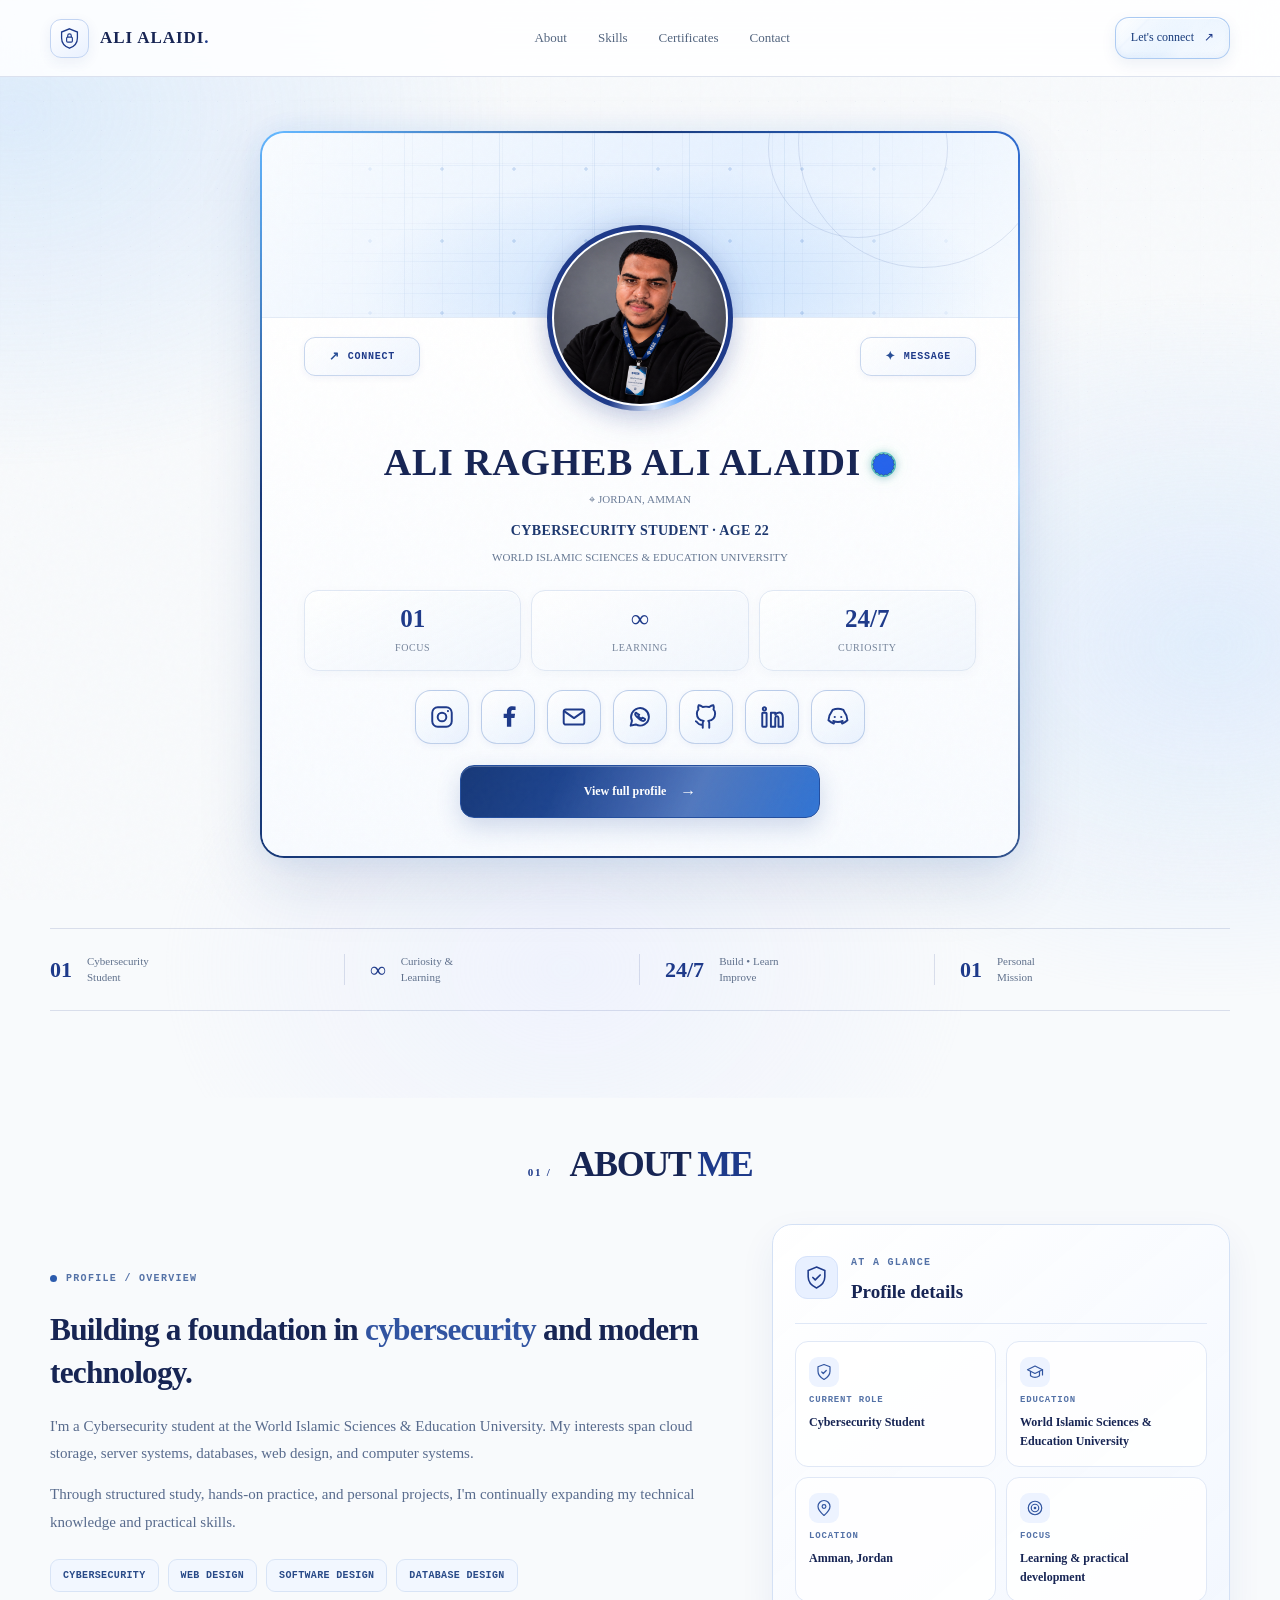
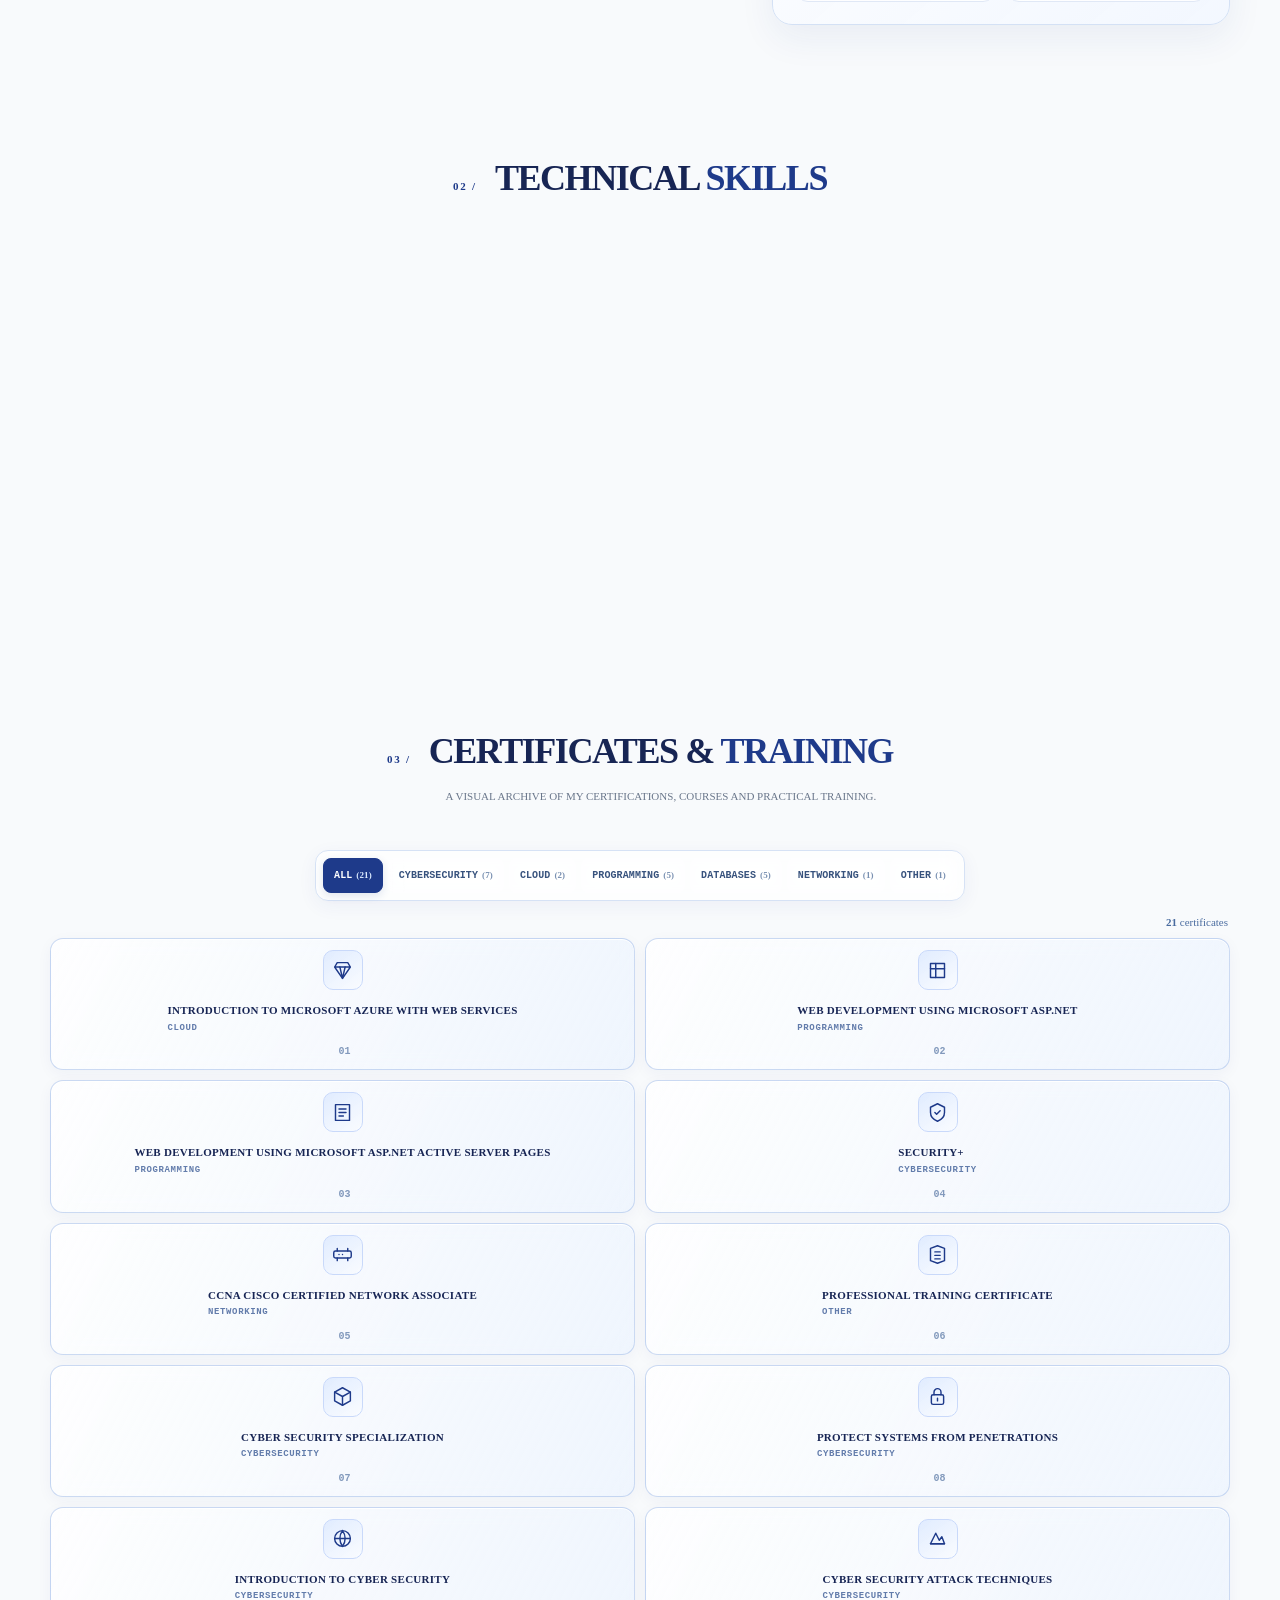
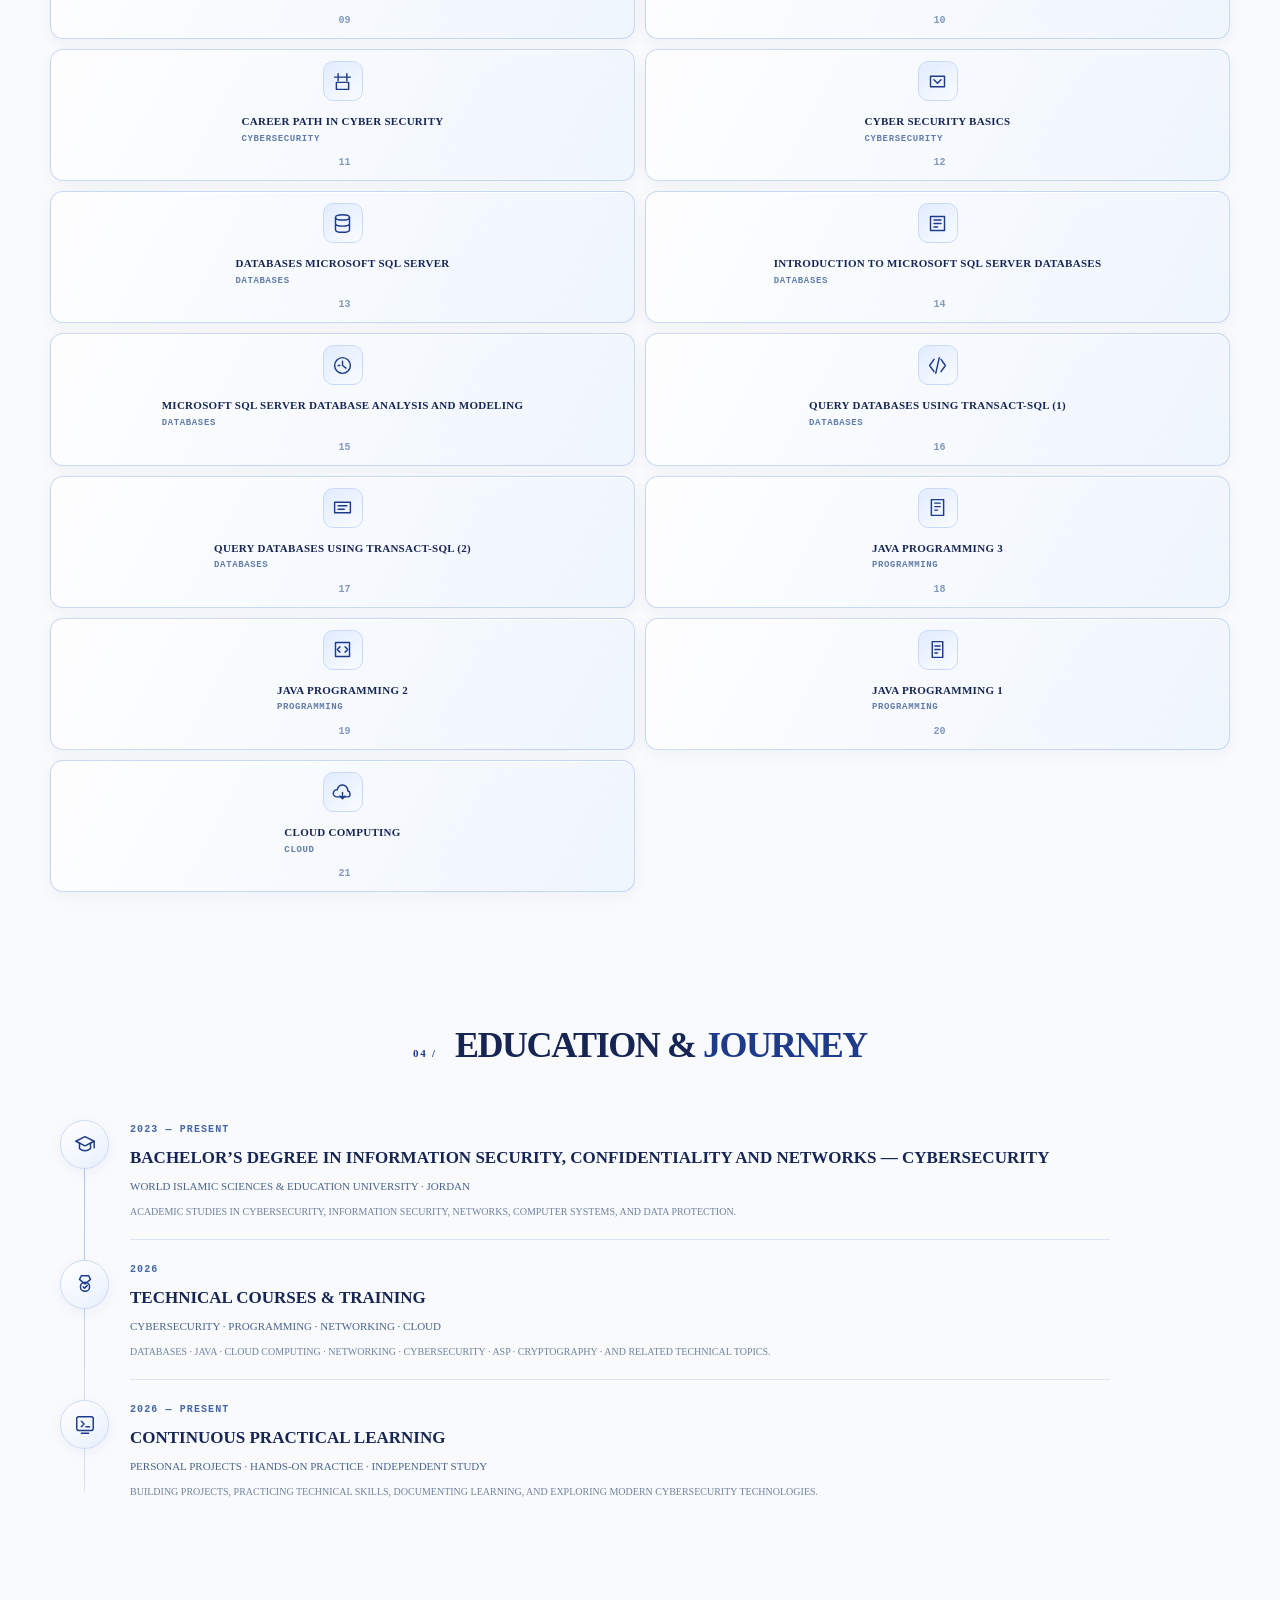
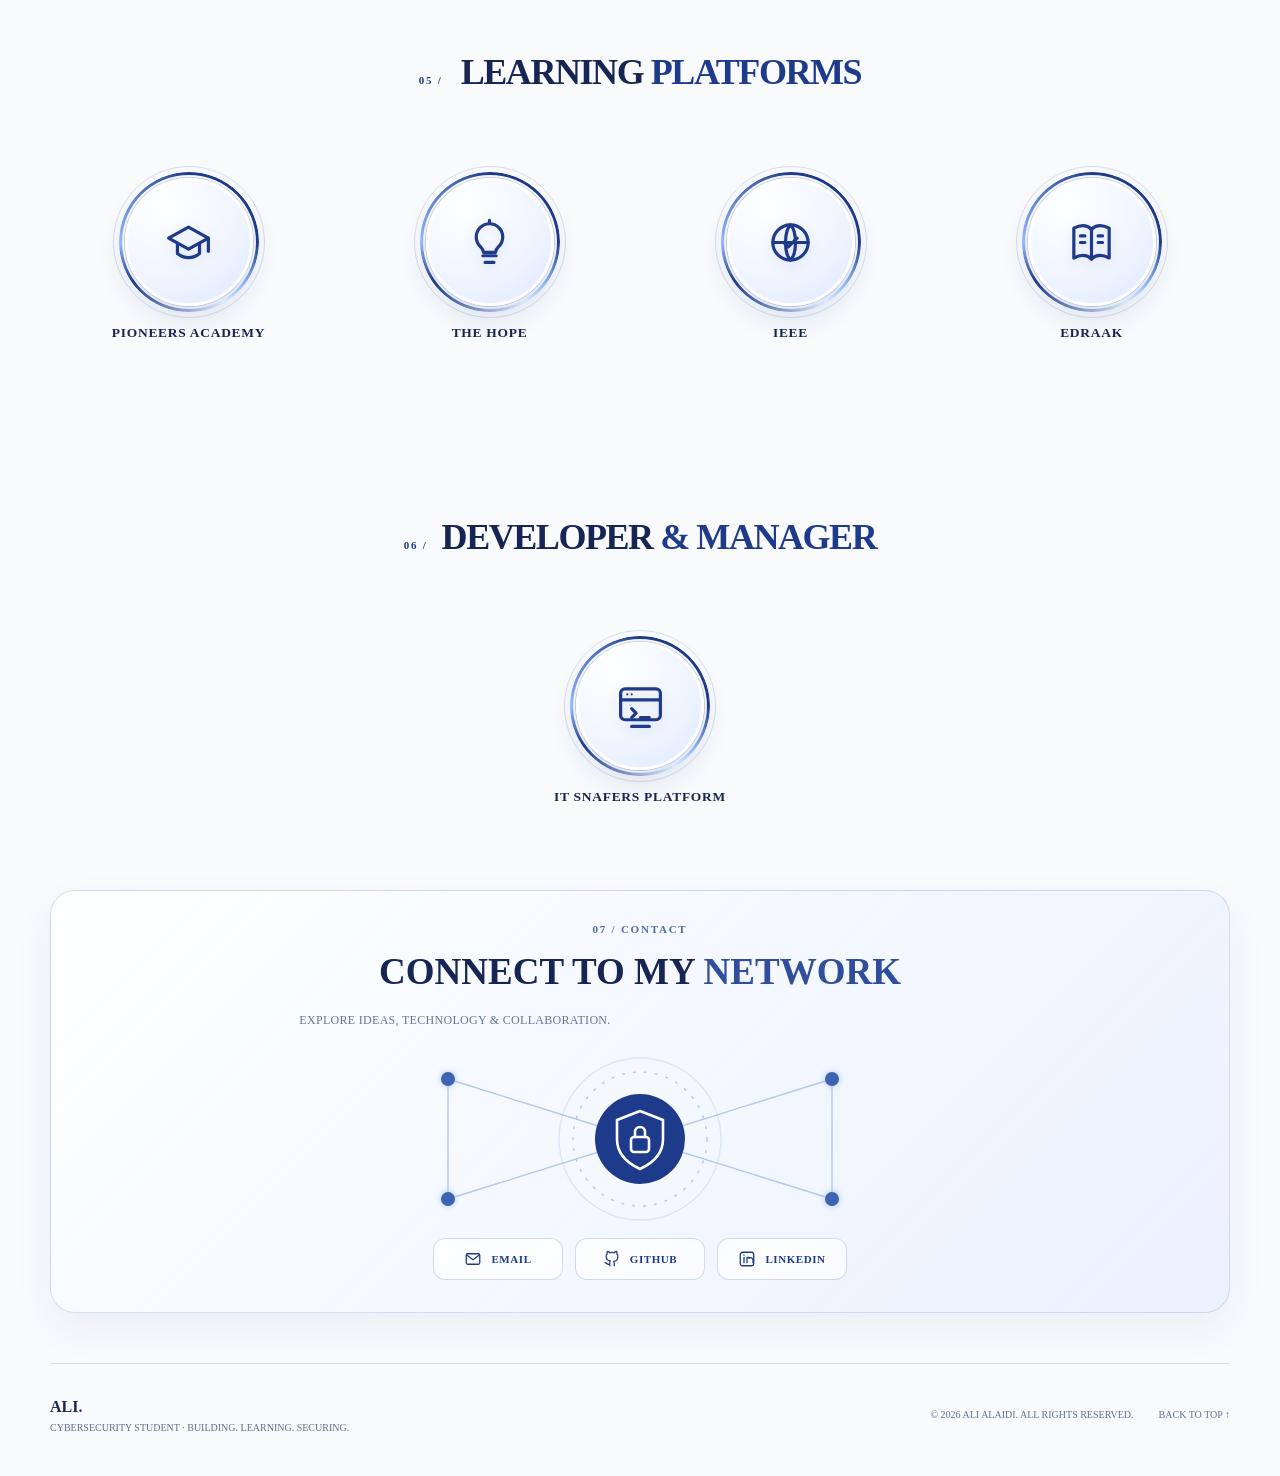
<file: index.html>
<!DOCTYPE html>

<html lang="en">
<head>
<meta charset="utf-8"/>
<meta content="width=device-width, initial-scale=1.0" name="viewport"/>
<meta content="ALI ALAIDI" name="description"/>
<meta content="#f8fafc" name="theme-color"/>
<meta content="default-src 'self'; script-src 'self'; style-src 'self' https://fonts.googleapis.com 'sha256-Fj0q9WP2iunMHDHfUSccdae9d8nOJT49Vl8OVxh6lnI=' 'sha256-y1xIqgMzJfcZdKP0T9JJPXDVwwE16H00IFS0Fy9AG7c=' 'sha256-79ocJSFhA1Ktr3BLdzNtDQgaO5p4gCgqUp5Qarm4mHQ='; font-src 'self' https://fonts.gstatic.com; img-src 'self' data:; connect-src 'self'; media-src 'self'; object-src 'none'; base-uri 'self'; form-action 'self'; frame-ancestors 'none'; worker-src 'self'; manifest-src 'self'; upgrade-insecure-requests" http-equiv="Content-Security-Policy"/>
<meta content="strict-origin-when-cross-origin" name="referrer"/>
<meta content="nosniff" http-equiv="X-Content-Type-Options"/>
<link href="https://fonts.googleapis.com" rel="preconnect"/>
<link crossorigin="" href="https://fonts.gstatic.com" rel="preconnect"/>
<link href="https://fonts.googleapis.com/css2?family=Merriweather:wght@400;700;900&amp;family=JetBrains+Mono:wght@400;500;600&amp;display=swap" rel="stylesheet"/>
<meta content="ALI ALAIDI" property="og:title"/>
<meta content="Cybersecurity student portfolio — skills, certifications and training." property="og:description"/>
<title>ALI ALAIDI</title>

<link href="./style.css" rel="stylesheet"/>
<link href="./favicon.svg?v=26" rel="icon" type="image/svg+xml"/></head>
<body>
<div class="noise"></div>
<div class="grid-bg"></div>
<header class="nav-wrap">
<nav class="nav container">
<a class="brand" href="#home"><span aria-hidden="true" class="brand-cyber-icon"><svg fill="none" viewbox="0 0 32 32"><path d="M16 2.5 27 7v8.2c0 7.2-4.5 11.9-11 14.3C9.5 27.1 5 22.4 5 15.2V7L16 2.5Z" stroke="currentColor" stroke-width="1.8"></path><rect height="7" rx="1.5" stroke="currentColor" stroke-width="1.6" width="8" x="12" y="14"></rect><path d="M13.5 14v-2a2.5 2.5 0 0 1 5 0v2" stroke="currentColor" stroke-width="1.6"></path></svg></span><b>ALI ALAIDI<span>.</span></b></a>
<button aria-label="Open menu" class="menu-btn"><span></span><span></span><span></span></button>
<div class="nav-links">
<a href="#about">About</a>
<a href="#skills">Skills</a>
<a href="#certifications">Certificates</a>
<a href="#contact">Contact</a>
</div>
<a class="nav-cta" href="#contact">Let's connect <span>↗</span></a>
</nav>
</header>
<main>
<section class="hero container" id="home">
<div class="hero-copy reveal">
<div class="eyebrow"><span class="pulse"></span> CYBERSECURITY / PORTFOLIO</div>
<h1>Securing the <span>digital world</span>, one challenge at a time.</h1>
<p class="hero-text">I'm <strong>Ali Al-Aydi</strong>, a Cybersecurity student focused on building practical security skills, exploring modern technologies, and turning curiosity into real-world projects.</p>
<div class="hero-actions">
<a class="btn primary" href="#certifications">Explore my certificates <span>→</span></a>
<a class="btn ghost" href="#contact">CONTACT ME <span>→</span></a>
</div>
<div class="social-row">
<a href="https://github.com/aliabnaidi" rel="noopener noreferrer" target="_blank">GitHub</a>
<a href="https://www.linkedin.com/in/alialaidi/?isSelfProfile=true" rel="noopener noreferrer" target="_blank">LinkedIn</a>
<a href="https://tryhackme.com/" rel="noopener noreferrer" target="_blank">TryHackMe</a>
</div>
</div>
<div class="hero-profile-card">
<div class="profile-cover">
<div class="cover-grid"></div>
<div class="cover-orb orb-a"></div>
<div class="cover-orb orb-b"></div>
</div>
<div class="profile-main">
<div class="profile-avatar-wrap">
<div class="profile-avatar-ring">
<div class="profile-avatar">
<img alt="Ali Al-Aydi profile photo" decoding="async" id="profilePhoto" loading="eager" fetchpriority="high" src="11111.jpeg"/>
<div class="photo-fallback">AA</div>
</div>
</div>
<span class="online-dot"></span>
</div>
<div class="profile-actions">
<a href="https://wa.me/qr/UYYUDM6HSRVQD1" rel="noopener noreferrer" target="_blank"><span>↗</span> CONNECT</a>
<a aria-label="Send email" href="https://mail.google.com/mail/?view=cm&amp;fs=1&amp;to=aliabnaidi@gmail.com"><span>✦</span> MESSAGE</a>
</div>
<div class="profile-identity">
<h2 class="profile-name">ALI RAGHEB ALI ALAIDI
              <span aria-label="Verified profile" class="verified-badge" title="Verified profile">
<svg aria-hidden="true" viewbox="0 0 64 64">
<path class="badge-wave" d="M32 4l5.1 3.1 5.9-1 3.7 4.7 5.8 1.2 1.2 5.8 4.7 3.7-1 5.9L60 32l-3.1 5.1 1 5.9-4.7 3.7-1.2 5.8-5.8 1.2-3.7 4.7-5.9-1L32 60l-5.1-3.1-5.9 1-3.7-4.7-5.8-1.2-1.2-5.8-4.7-3.7 1-5.9L4 32l3.1-5.1-1-5.9 4.7-3.7 1.2-5.8 5.8-1.2 3.7-4.7 5.9 1L32 4Z"></path>
<path class="badge-check" d="m18.5 32.5 8.2 8.1L45.5 22"></path>
</svg>
</span>
</h2>
<p class="profile-location">⌖ JORDAN, AMMAN</p>
<p class="profile-role">CYBERSECURITY STUDENT · AGE 22</p>
<p class="profile-university">WORLD ISLAMIC SCIENCES &amp; EDUCATION UNIVERSITY</p>
</div>
<div class="profile-stats">
<div><strong>01</strong><span>FOCUS</span></div>
<div><strong>∞</strong><span>LEARNING</span></div>
<div><strong>24/7</strong><span>CURIOSITY</span></div>
</div>
<div aria-label="Social links" class="profile-socials">
<a aria-label="Instagram" href="https://www.instagram.com/aliabnalaidi?stkn=NzN4ZTVrdnFscDdy" rel="noopener noreferrer" target="_blank" title="Instagram"><svg aria-hidden="true" fill="none" stroke="currentColor" stroke-linecap="round" stroke-linejoin="round" stroke-width="1.8" viewbox="0 0 24 24"><rect height="18" rx="5" width="18" x="3" y="3"></rect><circle cx="12" cy="12" r="4"></circle><circle cx="17.5" cy="6.5" fill="currentColor" r="1" stroke="none"></circle></svg></a>
<a aria-label="Facebook" href="https://www.facebook.com/share/1LUa6nR3KW/" rel="noopener noreferrer" target="_blank" title="Facebook"><svg aria-hidden="true" fill="none" stroke="currentColor" stroke-linecap="round" stroke-linejoin="round" stroke-width="1.8" viewbox="0 0 24 24"><path d="M15 21v-8h3l.5-4H15V7c0-1 .4-1.5 1.6-1.5H19V2.2A23 23 0 0 0 16 2c-3 0-5 1.8-5 5v2H8v4h3v8z" fill="currentColor" stroke="none"></path></svg></a>
<a aria-label="Email" href="https://mail.google.com/mail/?view=cm&amp;fs=1&amp;to=aliabnaidi@gmail.com" rel="noopener noreferrer" target="_blank" title="Email"><svg aria-hidden="true" fill="none" stroke="currentColor" stroke-linecap="round" stroke-linejoin="round" stroke-width="1.8" viewbox="0 0 24 24"><rect height="14" rx="2" width="19" x="2.5" y="5"></rect><path d="m3.5 7 8.5 6 8.5-6"></path></svg></a>
<a aria-label="WhatsApp" href="https://wa.me/qr/UYYUDM6HSRVQD1" rel="noopener noreferrer" target="_blank" title="WhatsApp"><svg aria-hidden="true" fill="none" stroke="currentColor" stroke-linecap="round" stroke-linejoin="round" stroke-width="1.8" viewbox="0 0 24 24"><path d="M20.2 11.7a8.2 8.2 0 0 1-12.1 7.2L3.4 20l1.2-4.5A8.2 8.2 0 1 1 20.2 11.7Z"></path><path d="M9 8.6c-.5-.8-1-.6-1.3-.1-1.2 2.1 2.7 4.5 4.2 5.7 1.5 1.2 3.5 2.1 4.5.8.4-.6.4-1.2-.3-1.5l-1.9-.9-.9 1c-1.3-.5-2.2-1.4-2.9-2.6l.9-1.1z"></path></svg></a>
<a aria-label="GitHub" href="https://github.com/aliabnaidi" rel="noopener noreferrer" target="_blank" title="GitHub"><svg aria-hidden="true" fill="none" stroke="currentColor" stroke-linecap="round" stroke-linejoin="round" stroke-width="1.8" viewbox="0 0 24 24"><path d="M9 19c-4.5 1.4-4.5-2.5-6.3-3M15 22v-3.8a3.3 3.3 0 0 0-.9-2.6c3.1-.4 6.3-1.5 6.3-6.9a5.4 5.4 0 0 0-1.5-3.8 5 5 0 0 0-.1-3.7S17.5.8 15 2.8a13 13 0 0 0-6 0C6.5.8 5.2 1.2 5.2 1.2a5 5 0 0 0-.1 3.7 5.4 5.4 0 0 0-1.5 3.8c0 5.4 3.2 6.5 6.3 6.9a3.3 3.3 0 0 0-.9 2.6V22"></path></svg></a>
<a aria-label="LinkedIn" href="https://www.linkedin.com/in/alialaidi/?isSelfProfile=true" rel="noopener noreferrer" target="_blank" title="LinkedIn"><svg aria-hidden="true" fill="none" stroke="currentColor" stroke-linecap="round" stroke-linejoin="round" stroke-width="1.8" viewbox="0 0 24 24"><rect height="13" rx=".6" width="4" x="3" y="8"></rect><circle cx="5" cy="4.5" r="1.5"></circle><path d="M11 21V8h4v2c.8-1.3 2-2.2 3.7-2.2 2.7 0 3.3 1.8 3.3 4.4V21h-4v-7.4c0-1.4-.3-2.4-1.5-2.4S15 12.3 15 13.6V21z"></path></svg></a>
<a aria-label="Copy Discord username: alialaidi" class="discord-social" id="copyDiscord" role="button" tabindex="0" title="Copy Discord username: alialaidi"><svg aria-hidden="true" fill="none" stroke="currentColor" stroke-linecap="round" stroke-linejoin="round" stroke-width="1.8" viewbox="0 0 24 24"><path d="M7 5.5c3.2-1.4 6.8-1.4 10 0l1 2c1.8 2.1 2.6 4.5 2.7 7.5-1.4 1.3-3 2.3-4.8 3l-1-1.7 1.4-.7c-2.8 1.3-6 1.3-8.7 0l1.4.7-1 1.7c-1.8-.7-3.4-1.7-4.8-3 .1-3 .9-5.4 2.7-7.5z"></path><circle cx="9" cy="12" fill="currentColor" r="1" stroke="none"></circle><circle cx="15" cy="12" fill="currentColor" r="1" stroke="none"></circle></svg></a>
</div>
<a class="profile-more" href="#about">View full profile <span>→</span></a>
</div>
</div>
</section>
<section class="stats container reveal">
<div><strong>01</strong><span>Cybersecurity<br/>Student</span></div>
<div><strong>∞</strong><span>Curiosity &amp;<br/>Learning</span></div>
<div><strong>24/7</strong><span>Build • Learn<br/>Improve</span></div>
<div><strong>01</strong><span>Personal<br/>Mission</span></div>
</section>
<section class="section container" id="about">
<div class="section-head reveal"><span class="section-no">01 /</span><h2>ABOUT <span>ME</span></h2></div>
<div class="about-modern-grid">
<div class="about-intro reveal">
<span class="about-kicker"><span class="about-kicker-dot"></span> PROFILE / OVERVIEW</span>
<h3>Building a foundation in <em>cybersecurity</em> and modern technology.</h3>
<p>I'm a Cybersecurity student at the World Islamic Sciences &amp; Education University. My interests span cloud storage, server systems, databases, web design, and computer systems.</p>
<p>Through structured study, hands-on practice, and personal projects, I'm continually expanding my technical knowledge and practical skills.</p>
<div aria-label="Areas of interest" class="about-tags"><span>CYBERSECURITY</span><span>WEB DESIGN</span><span>SOFTWARE DESIGN</span><span>DATABASE DESIGN</span></div>
</div>
<div class="about-info-panel reveal">
<div class="about-panel-heading"><span aria-hidden="true" class="about-panel-icon"><svg fill="none" viewbox="0 0 24 24"><path d="m12 2 8 3.4v5.9c0 5-3.1 8.5-8 10.7-4.9-2.2-8-5.7-8-10.7V5.4L12 2Z" stroke="currentColor" stroke-width="1.5"></path><path d="m8.5 12 2.3 2.3 4.7-4.7" stroke="currentColor" stroke-linecap="round" stroke-linejoin="round" stroke-width="1.6"></path></svg></span><div><span class="about-panel-eyebrow">AT A GLANCE</span><h3>Profile details</h3></div></div>
<div aria-label="Profile details" class="about-detail-grid">
<div class="about-detail"><span aria-hidden="true" class="about-detail-icon"><svg fill="none" stroke="currentColor" stroke-linecap="round" stroke-linejoin="round" stroke-width="1.6" viewbox="0 0 24 24"><path d="M12 2 20 5v6c0 5-3.4 8.5-8 11-4.6-2.5-8-6-8-11V5l8-3Z"></path><path d="m9 12 2 2 4-4"></path></svg></span><span class="about-detail-label">CURRENT ROLE</span><strong>Cybersecurity Student</strong></div>
<div class="about-detail"><span aria-hidden="true" class="about-detail-icon"><svg fill="none" stroke="currentColor" stroke-linecap="round" stroke-linejoin="round" stroke-width="1.6" viewbox="0 0 24 24"><path d="m2 9 10-5 10 5-10 5L2 9Z"></path><path d="M6 11v6c4 3 8 3 12 0v-6"></path><path d="M22 9v7"></path></svg></span><span class="about-detail-label">EDUCATION</span><strong>World Islamic Sciences &amp; Education University</strong></div>
<div class="about-detail"><span aria-hidden="true" class="about-detail-icon"><svg fill="none" stroke="currentColor" stroke-linecap="round" stroke-linejoin="round" stroke-width="1.6" viewbox="0 0 24 24"><path d="M20 10c0 5-8 12-8 12S4 15 4 10a8 8 0 1 1 16 0Z"></path><circle cx="12" cy="10" r="2.5"></circle></svg></span><span class="about-detail-label">LOCATION</span><strong>Amman, Jordan</strong></div>
<div class="about-detail"><span aria-hidden="true" class="about-detail-icon"><svg fill="none" stroke="currentColor" stroke-linecap="round" stroke-linejoin="round" stroke-width="1.6" viewbox="0 0 24 24"><circle cx="12" cy="12" r="9"></circle><circle cx="12" cy="12" r="5"></circle><circle cx="12" cy="12" r="1"></circle></svg></span><span class="about-detail-label">FOCUS</span><strong>Learning &amp; practical development</strong></div>
</div>
</div>
</div>
</section>
<section class="section container" id="skills">
<div class="section-head reveal"><span class="section-no">02 /</span><h2>TECHNICAL <span>SKILLS</span></h2></div>
<div class="skills-grid">
<article class="skill-card reveal"><span aria-hidden="true" class="skill-icon">⌘</span><div class="skill-copy"><h3>NETWORKING</h3><p>TCP/IP · DNS · HTTP · Routing</p></div></article>
<article class="skill-card reveal"><span aria-hidden="true" class="skill-icon">$_</span><div class="skill-copy"><h3>LINUX</h3><p>CLI · Permissions · Processes</p></div></article>
<article class="skill-card reveal"><span aria-hidden="true" class="skill-icon">&lt;/&gt;</span><div class="skill-copy"><h3>HTML</h3><p>Semantic markup · Forms · Accessibility</p></div></article>
<article class="skill-card reveal"><span aria-hidden="true" class="skill-icon">#</span><div class="skill-copy"><h3>CSS</h3><p>Responsive design · Layouts · Animations</p></div></article>
<article class="skill-card reveal"><span aria-hidden="true" class="skill-icon">JS</span><div class="skill-copy"><h3>JAVASCRIPT</h3><p>DOM · Events · APIs</p></div></article>
<article class="skill-card reveal"><span aria-hidden="true" class="skill-icon">J</span><div class="skill-copy"><h3>JAVA</h3><p>OOP · Collections · Problem solving</p></div></article>
<article class="skill-card reveal"><span aria-hidden="true" class="skill-icon">C++</span><div class="skill-copy"><h3>C++</h3><p>OOP · Memory · Algorithms</p></div></article>
<article class="skill-card reveal"><span aria-hidden="true" class="skill-icon">◇</span><div class="skill-copy"><h3>WEB SECURITY</h3><p>OWASP · Authentication · Vulnerabilities</p></div></article>
<article class="skill-card reveal"><span aria-hidden="true" class="skill-icon">⌁</span><div class="skill-copy"><h3>SECURITY TOOLS</h3><p>Wireshark · Nmap · Burp Suite</p></div></article>
</div>
</section>
<section class="section container" id="certifications">
<div class="section-head reveal">
<span class="section-no">03 /</span>
<div>
<h2>Certificates &amp; <span>training</span></h2>
<p class="section-subtitle">A visual archive of my certifications, courses and practical training.</p>
</div>
</div>
<div aria-label="Certificate categories" class="certificate-category-bar reveal" id="certificateCategories"><button class="certificate-tab active" data-category="All" type="button">All <span>(21)</span></button><button class="certificate-tab" data-category="Cybersecurity" type="button">Cybersecurity <span>(7)</span></button><button class="certificate-tab" data-category="Cloud" type="button">Cloud <span>(2)</span></button><button class="certificate-tab" data-category="Programming" type="button">Programming <span>(5)</span></button><button class="certificate-tab" data-category="Databases" type="button">Databases <span>(5)</span></button><button class="certificate-tab" data-category="Networking" type="button">Networking <span>(1)</span></button><button class="certificate-tab" data-category="Other" type="button">Other <span>(1)</span></button></div>
<div class="certificate-filter-meta"><span><b id="certificateCount">21</b> certificates</span></div>
<div class="certificates-grid certificate-category-grid" id="certificatesGrid"><article aria-label="View certificate details: Introduction to Microsoft Azure with Web Services" class="certificate-card certificate-text-card" data-category="Cloud" data-certificate-index="0" role="button" tabindex="0"><span aria-hidden="true" class="certificate-custom-icon"><svg fill="none" stroke="currentColor" stroke-linecap="round" stroke-linejoin="round" stroke-width="1.65" viewbox="0 0 24 24"><path d="M3 8h18M6 3h12l3 5-9 13L3 8z"></path><path d="m9 8 3 13 3-13"></path></svg></span><div class="certificate-compact-copy"><h3>Introduction to Microsoft Azure with Web Services</h3><span class="certificate-compact-category">Cloud</span></div><span class="certificate-compact-number">01</span></article><article aria-label="View certificate details: Web Development Using Microsoft ASP.NET" class="certificate-card certificate-text-card" data-category="Programming" data-certificate-index="1" role="button" tabindex="0"><span aria-hidden="true" class="certificate-custom-icon"><svg fill="none" stroke="currentColor" stroke-linecap="round" stroke-linejoin="round" stroke-width="1.65" viewbox="0 0 24 24"><path d="M4 4h16v16H4z"></path><path d="M4 10h16M10 4v16"></path></svg></span><div class="certificate-compact-copy"><h3>Web Development Using Microsoft ASP.NET</h3><span class="certificate-compact-category">Programming</span></div><span class="certificate-compact-number">02</span></article><article aria-label="View certificate details: Web Development Using Microsoft ASP.NET Active Server Pages" class="certificate-card certificate-text-card" data-category="Programming" data-certificate-index="2" role="button" tabindex="0"><span aria-hidden="true" class="certificate-custom-icon"><svg fill="none" stroke="currentColor" stroke-linecap="round" stroke-linejoin="round" stroke-width="1.65" viewbox="0 0 24 24"><path d="M4 3h16v18H4z"></path><path d="M8 8h8M8 12h8M8 16h5"></path></svg></span><div class="certificate-compact-copy"><h3>Web Development Using Microsoft ASP.NET Active Server Pages</h3><span class="certificate-compact-category">Programming</span></div><span class="certificate-compact-number">03</span></article><article aria-label="View certificate details: Security+" class="certificate-card certificate-text-card" data-category="Cybersecurity" data-certificate-index="3" role="button" tabindex="0"><span aria-hidden="true" class="certificate-custom-icon"><svg fill="none" stroke="currentColor" stroke-linecap="round" stroke-linejoin="round" stroke-width="1.65" viewbox="0 0 24 24"><path d="M12 2 4 6v6c0 5 3 8 8 10 5-2 8-5 8-10V6z"></path><path d="m9 12 2 2 4-4"></path></svg></span><div class="certificate-compact-copy"><h3>Security+</h3><span class="certificate-compact-category">Cybersecurity</span></div><span class="certificate-compact-number">04</span></article><article aria-label="View certificate details: CCNA Cisco Certified Network Associate" class="certificate-card certificate-text-card" data-category="Networking" data-certificate-index="4" role="button" tabindex="0"><span aria-hidden="true" class="certificate-custom-icon"><svg fill="none" stroke="currentColor" stroke-linecap="round" stroke-linejoin="round" stroke-width="1.65" viewbox="0 0 24 24"><rect height="8" rx="2" width="20" x="2" y="8"></rect><path d="M6 8V5m12 3V5M6 16v3m12-3v3M8 12h.01M12 12h.01"></path></svg></span><div class="certificate-compact-copy"><h3>CCNA Cisco Certified Network Associate</h3><span class="certificate-compact-category">Networking</span></div><span class="certificate-compact-number">05</span></article><article aria-label="View certificate details: Professional Training Certificate" class="certificate-card certificate-text-card" data-category="Other" data-certificate-index="5" role="button" tabindex="0"><span aria-hidden="true" class="certificate-custom-icon"><svg fill="none" stroke="currentColor" stroke-linecap="round" stroke-linejoin="round" stroke-width="1.65" viewbox="0 0 24 24"><path d="M4 19V5l8-3 8 3v14l-8 3z"></path><path d="M9 9h6M9 13h6M9 17h6"></path></svg></span><div class="certificate-compact-copy"><h3>Professional Training Certificate</h3><span class="certificate-compact-category">Other</span></div><span class="certificate-compact-number">06</span></article><article aria-label="View certificate details: Cyber Security Specialization" class="certificate-card certificate-text-card" data-category="Cybersecurity" data-certificate-index="6" role="button" tabindex="0"><span aria-hidden="true" class="certificate-custom-icon"><svg fill="none" stroke="currentColor" stroke-linecap="round" stroke-linejoin="round" stroke-width="1.65" viewbox="0 0 24 24"><path d="M12 2 3 7v10l9 5 9-5V7z"></path><path d="M3 7l9 5 9-5M12 12v10"></path></svg></span><div class="certificate-compact-copy"><h3>Cyber Security Specialization</h3><span class="certificate-compact-category">Cybersecurity</span></div><span class="certificate-compact-number">07</span></article><article aria-label="View certificate details: Protect Systems From Penetrations" class="certificate-card certificate-text-card" data-category="Cybersecurity" data-certificate-index="7" role="button" tabindex="0"><span aria-hidden="true" class="certificate-custom-icon"><svg fill="none" stroke="currentColor" stroke-linecap="round" stroke-linejoin="round" stroke-width="1.65" viewbox="0 0 24 24"><rect height="11" rx="2" width="14" x="5" y="10"></rect><path d="M8 10V7a4 4 0 0 1 8 0v3M12 14v3"></path></svg></span><div class="certificate-compact-copy"><h3>Protect Systems From Penetrations</h3><span class="certificate-compact-category">Cybersecurity</span></div><span class="certificate-compact-number">08</span></article><article aria-label="View certificate details: Introduction to Cyber Security" class="certificate-card certificate-text-card" data-category="Cybersecurity" data-certificate-index="8" role="button" tabindex="0"><span aria-hidden="true" class="certificate-custom-icon"><svg fill="none" stroke="currentColor" stroke-linecap="round" stroke-linejoin="round" stroke-width="1.65" viewbox="0 0 24 24"><circle cx="12" cy="12" r="9"></circle><path d="M3 12h18M12 3a15 15 0 0 1 0 18M12 3a15 15 0 0 0 0 18"></path></svg></span><div class="certificate-compact-copy"><h3>Introduction to Cyber Security</h3><span class="certificate-compact-category">Cybersecurity</span></div><span class="certificate-compact-number">09</span></article><article aria-label="View certificate details: Cyber Security Attack Techniques" class="certificate-card certificate-text-card" data-category="Cybersecurity" data-certificate-index="9" role="button" tabindex="0"><span aria-hidden="true" class="certificate-custom-icon"><svg fill="none" stroke="currentColor" stroke-linecap="round" stroke-linejoin="round" stroke-width="1.65" viewbox="0 0 24 24"><path d="M4 18 10 6l4 8 3-4 3 8z"></path><path d="M4 18h16"></path></svg></span><div class="certificate-compact-copy"><h3>Cyber Security Attack Techniques</h3><span class="certificate-compact-category">Cybersecurity</span></div><span class="certificate-compact-number">10</span></article><article aria-label="View certificate details: Career Path in Cyber Security" class="certificate-card certificate-text-card" data-category="Cybersecurity" data-certificate-index="10" role="button" tabindex="0"><span aria-hidden="true" class="certificate-custom-icon"><svg fill="none" stroke="currentColor" stroke-linecap="round" stroke-linejoin="round" stroke-width="1.65" viewbox="0 0 24 24"><path d="M3 7h18M7 3v8M17 3v8M5 13h14v8H5z"></path></svg></span><div class="certificate-compact-copy"><h3>Career Path in Cyber Security</h3><span class="certificate-compact-category">Cybersecurity</span></div><span class="certificate-compact-number">11</span></article><article aria-label="View certificate details: Cyber Security Basics" class="certificate-card certificate-text-card" data-category="Cybersecurity" data-certificate-index="11" role="button" tabindex="0"><span aria-hidden="true" class="certificate-custom-icon"><svg fill="none" stroke="currentColor" stroke-linecap="round" stroke-linejoin="round" stroke-width="1.65" viewbox="0 0 24 24"><path d="M4 6h16v12H4z"></path><path d="m8 10 4 4 4-4"></path></svg></span><div class="certificate-compact-copy"><h3>Cyber Security Basics</h3><span class="certificate-compact-category">Cybersecurity</span></div><span class="certificate-compact-number">12</span></article><article aria-label="View certificate details: Databases Microsoft SQL Server" class="certificate-card certificate-text-card" data-category="Databases" data-certificate-index="12" role="button" tabindex="0"><span aria-hidden="true" class="certificate-custom-icon"><svg fill="none" stroke="currentColor" stroke-linecap="round" stroke-linejoin="round" stroke-width="1.65" viewbox="0 0 24 24"><ellipse cx="12" cy="5" rx="8" ry="3"></ellipse><path d="M4 5v14c0 4 16 4 16 0V5M4 12c0 4 16 4 16 0"></path></svg></span><div class="certificate-compact-copy"><h3>Databases Microsoft SQL Server</h3><span class="certificate-compact-category">Databases</span></div><span class="certificate-compact-number">13</span></article><article aria-label="View certificate details: Introduction to Microsoft SQL Server Databases" class="certificate-card certificate-text-card" data-category="Databases" data-certificate-index="13" role="button" tabindex="0"><span aria-hidden="true" class="certificate-custom-icon"><svg fill="none" stroke="currentColor" stroke-linecap="round" stroke-linejoin="round" stroke-width="1.65" viewbox="0 0 24 24"><path d="M4 4h16v16H4z"></path><path d="M8 8h8M8 12h8M8 16h4"></path></svg></span><div class="certificate-compact-copy"><h3>Introduction to Microsoft SQL Server Databases</h3><span class="certificate-compact-category">Databases</span></div><span class="certificate-compact-number">14</span></article><article aria-label="View certificate details: Microsoft SQL Server Database Analysis and Modeling" class="certificate-card certificate-text-card" data-category="Databases" data-certificate-index="14" role="button" tabindex="0"><span aria-hidden="true" class="certificate-custom-icon"><svg fill="none" stroke="currentColor" stroke-linecap="round" stroke-linejoin="round" stroke-width="1.65" viewbox="0 0 24 24"><circle cx="12" cy="12" r="9"></circle><path d="M12 7v5l4 3M7 12h2"></path></svg></span><div class="certificate-compact-copy"><h3>Microsoft SQL Server Database Analysis and Modeling</h3><span class="certificate-compact-category">Databases</span></div><span class="certificate-compact-number">15</span></article><article aria-label="View certificate details: Query Databases Using Transact-SQL (1)" class="certificate-card certificate-text-card" data-category="Databases" data-certificate-index="15" role="button" tabindex="0"><span aria-hidden="true" class="certificate-custom-icon"><svg fill="none" stroke="currentColor" stroke-linecap="round" stroke-linejoin="round" stroke-width="1.65" viewbox="0 0 24 24"><path d="m8 5-5 7 5 7m8-14 5 7-5 7M14 3l-4 18"></path></svg></span><div class="certificate-compact-copy"><h3>Query Databases Using Transact-SQL (1)</h3><span class="certificate-compact-category">Databases</span></div><span class="certificate-compact-number">16</span></article><article aria-label="View certificate details: Query Databases Using Transact-SQL (2)" class="certificate-card certificate-text-card" data-category="Databases" data-certificate-index="16" role="button" tabindex="0"><span aria-hidden="true" class="certificate-custom-icon"><svg fill="none" stroke="currentColor" stroke-linecap="round" stroke-linejoin="round" stroke-width="1.65" viewbox="0 0 24 24"><path d="M3 6h18v12H3z"></path><path d="M7 10h10M7 14h7"></path></svg></span><div class="certificate-compact-copy"><h3>Query Databases Using Transact-SQL (2)</h3><span class="certificate-compact-category">Databases</span></div><span class="certificate-compact-number">17</span></article><article aria-label="View certificate details: Java Programming 3" class="certificate-card certificate-text-card" data-category="Programming" data-certificate-index="17" role="button" tabindex="0"><span aria-hidden="true" class="certificate-custom-icon"><svg fill="none" stroke="currentColor" stroke-linecap="round" stroke-linejoin="round" stroke-width="1.65" viewbox="0 0 24 24"><path d="M5 3h14v18H5z"></path><path d="M9 7h6M9 11h6M9 15h3"></path></svg></span><div class="certificate-compact-copy"><h3>Java Programming 3</h3><span class="certificate-compact-category">Programming</span></div><span class="certificate-compact-number">18</span></article><article aria-label="View certificate details: Java Programming 2" class="certificate-card certificate-text-card" data-category="Programming" data-certificate-index="18" role="button" tabindex="0"><span aria-hidden="true" class="certificate-custom-icon"><svg fill="none" stroke="currentColor" stroke-linecap="round" stroke-linejoin="round" stroke-width="1.65" viewbox="0 0 24 24"><path d="M4 4h16v16H4z"></path><path d="m9 9-3 3 3 3m6-6 3 3-3 3"></path></svg></span><div class="certificate-compact-copy"><h3>Java Programming 2</h3><span class="certificate-compact-category">Programming</span></div><span class="certificate-compact-number">19</span></article><article aria-label="View certificate details: Java Programming 1" class="certificate-card certificate-text-card" data-category="Programming" data-certificate-index="19" role="button" tabindex="0"><span aria-hidden="true" class="certificate-custom-icon"><svg fill="none" stroke="currentColor" stroke-linecap="round" stroke-linejoin="round" stroke-width="1.65" viewbox="0 0 24 24"><path d="M6 3h12v18H6z"></path><path d="M9 8h6M9 12h6M9 16h3"></path></svg></span><div class="certificate-compact-copy"><h3>Java Programming 1</h3><span class="certificate-compact-category">Programming</span></div><span class="certificate-compact-number">20</span></article><article aria-label="View certificate details: Cloud Computing" class="certificate-card certificate-text-card" data-category="Cloud" data-certificate-index="20" role="button" tabindex="0"><span aria-hidden="true" class="certificate-custom-icon"><svg fill="none" stroke="currentColor" stroke-linecap="round" stroke-linejoin="round" stroke-width="1.65" viewbox="0 0 24 24"><path d="M5 17a4 4 0 0 1 1-8 6 6 0 0 1 12 1 4 4 0 0 1 1 7z"></path><path d="M12 12v7m-3-3 3 3 3-3"></path></svg></span><div class="certificate-compact-copy"><h3>Cloud Computing</h3><span class="certificate-compact-category">Cloud</span></div><span class="certificate-compact-number">21</span></article></div>
</section>
<section class="section container" id="education">
<div class="section-head reveal"><span class="section-no">04 /</span><h2>EDUCATION &amp; <span>JOURNEY</span></h2></div>
<div aria-label="Education and learning timeline" class="timeline luxury-journey">
<article class="timeline-item luxury-journey-item reveal">
<div aria-hidden="true" class="luxury-journey-marker"><svg fill="none" stroke="currentColor" stroke-linecap="round" stroke-linejoin="round" stroke-width="1.6" viewbox="0 0 24 24"><path d="m2 9 10-5 10 5-10 5-10-5Z"></path><path d="M6 11v6c4 3 8 3 12 0v-6"></path><path d="M22 9v7"></path></svg></div>
<div class="luxury-journey-content"><span class="year">2023 — PRESENT</span><h3>BACHELOR’S DEGREE IN INFORMATION SECURITY, CONFIDENTIALITY AND NETWORKS — CYBERSECURITY</h3><p>WORLD ISLAMIC SCIENCES &amp; EDUCATION UNIVERSITY · JORDAN</p><small>ACADEMIC STUDIES IN CYBERSECURITY, INFORMATION SECURITY, NETWORKS, COMPUTER SYSTEMS, AND DATA PROTECTION.</small></div>
</article>
<article class="timeline-item luxury-journey-item reveal">
<div aria-hidden="true" class="luxury-journey-marker"><svg fill="none" stroke="currentColor" stroke-linecap="round" stroke-linejoin="round" stroke-width="1.6" viewbox="0 0 24 24"><path d="M8 3h8l2 4-6 5-6-5 2-4Z"></path><circle cx="12" cy="15" r="5"></circle><path d="m10 15 1.5 1.5 3-3"></path></svg></div>
<div class="luxury-journey-content"><span class="year">2026</span><h3>TECHNICAL COURSES &amp; TRAINING</h3><p>CYBERSECURITY · PROGRAMMING · NETWORKING · CLOUD</p><small>DATABASES · JAVA · CLOUD COMPUTING · NETWORKING · CYBERSECURITY · ASP · CRYPTOGRAPHY · AND RELATED TECHNICAL TOPICS.</small></div>
</article>
<article class="timeline-item luxury-journey-item reveal">
<div aria-hidden="true" class="luxury-journey-marker"><svg fill="none" stroke="currentColor" stroke-linecap="round" stroke-linejoin="round" stroke-width="1.6" viewbox="0 0 24 24"><rect height="15" rx="2" width="18" x="3" y="4"></rect><path d="m8 9 3 3-3 3M13 15h4M8 22h8"></path></svg></div>
<div class="luxury-journey-content"><span class="year">2026 — PRESENT</span><h3>CONTINUOUS PRACTICAL LEARNING</h3><p>PERSONAL PROJECTS · HANDS-ON PRACTICE · INDEPENDENT STUDY</p><small>BUILDING PROJECTS, PRACTICING TECHNICAL SKILLS, DOCUMENTING LEARNING, AND EXPLORING MODERN CYBERSECURITY TECHNOLOGIES.</small></div>
</article>
</div>
</section>
<section class="section container" id="learning-platforms">
<div class="section-head reveal"><span class="section-no">05 /</span><h2>LEARNING <span>PLATFORMS</span></h2></div>
<div aria-label="Learning platforms" class="platform-fixed reveal">
<div class="platform-track">
<a aria-label="Visit Pioneers Academy" class="platform-card" href="https://www.pioneersacademy.com/en" rel="noopener noreferrer" target="_blank">
<div class="platform-logo"><svg aria-hidden="true" class="platform-symbol" fill="none" stroke="currentColor" stroke-linecap="round" stroke-linejoin="round" stroke-width="1.45" viewbox="0 0 24 24"><path d="M3 10 12 5l9 5-9 5-9-5Z"></path><path d="M7 12.5V17c3 2.5 7 2.5 10 0v-4.5"></path><path d="M21 10v6"></path></svg></div>
<span class="platform-name">PIONEERS ACADEMY</span>
</a>
<a aria-label="Visit The Hope" class="platform-card" href="https://www.thehope-tech.com/" rel="noopener noreferrer" target="_blank">
<div class="platform-logo"><svg aria-hidden="true" class="platform-symbol" fill="none" stroke="currentColor" stroke-linecap="round" stroke-linejoin="round" stroke-width="1.45" viewbox="0 0 24 24"><path d="M9 18h6M10 21h4"></path><path d="M8 14c-1.3-1.2-2-2.8-2-4.5a6 6 0 0 1 12 0c0 1.7-.7 3.3-2 4.5-.8.8-1.2 1.5-1.3 2.5h-5.4C9.2 15.5 8.8 14.8 8 14Z"></path><path d="M12 2v1"></path></svg></div>
<span class="platform-name">THE HOPE</span>
</a>
<a aria-label="Visit IEEE" class="platform-card" href="https://www.ieee.org/" rel="noopener noreferrer" target="_blank">
<div class="platform-logo"><svg aria-hidden="true" class="platform-symbol" fill="none" stroke="currentColor" stroke-linecap="round" stroke-linejoin="round" stroke-width="1.45" viewbox="0 0 24 24"><circle cx="12" cy="12" r="8"></circle><path d="M4 12h16M12 4c-3 3-3 13 0 16M12 4c3 3 3 13 0 16"></path><path d="m9 12 2 2 4-4"></path></svg></div>
<span class="platform-name">IEEE</span>
</a>
<a aria-label="Visit Edraak" class="platform-card" href="https://www.edraak.org/" rel="noopener noreferrer" target="_blank">
<div class="platform-logo"><svg aria-hidden="true" class="platform-symbol" fill="none" stroke="currentColor" stroke-linecap="round" stroke-linejoin="round" stroke-width="1.45" viewbox="0 0 24 24"><path d="M4 5.5C7 4 10 4 12 6c2-2 5-2 8-.5V19c-3-1.5-6-1.5-8 .5-2-2-5-2-8-.5V5.5Z"></path><path d="M12 6v13.5M7 9h2M15 9h2M7 12h2M15 12h2"></path></svg></div>
<span class="platform-name">EDRAAK</span>
</a>
</div>
</div>
</section>
<section class="section container" id="developer-manager">
<div class="section-head reveal"><span class="section-no">06 /</span><h2>DEVELOPER <span>&amp; MANAGER</span></h2></div>
<div aria-label="Projects developed and managed" class="platform-fixed reveal">
<div class="platform-track">
<a aria-label="Visit IT Snafers Platform" class="platform-card" href="https://aliabnaidi.github.io/it/" rel="noopener noreferrer" target="_blank">
<div class="platform-logo"><svg aria-hidden="true" class="platform-symbol" fill="none" stroke="currentColor" stroke-linecap="round" stroke-linejoin="round" stroke-width="1.45" viewbox="0 0 24 24"><rect height="14" rx="2" width="18" x="3" y="4"></rect><path d="M3 9h18M8 13l2 2-2 2M12 17h4M8 21h8"></path><circle cx="6" cy="6.5" fill="currentColor" r=".5" stroke="none"></circle><circle cx="8" cy="6.5" fill="currentColor" r=".5" stroke="none"></circle></svg></div>
<span class="platform-name">IT SNAFERS PLATFORM</span>
</a>
</div>
</div>
</section>
<section aria-labelledby="network-heading" class="network-contact container reveal" id="contact">
<div class="network-contact-header"><span class="section-no">07 / CONTACT</span><h2 id="network-heading">CONNECT TO MY <span>NETWORK</span></h2><p>EXPLORE IDEAS, TECHNOLOGY &amp; COLLABORATION.</p></div>
<div aria-hidden="true" class="network-map"><svg focusable="false" role="presentation" viewbox="0 0 560 190"><g class="network-links" fill="none" stroke="currentColor" stroke-width="1.4"><path d="M280 95 88 35 M280 95 472 35 M280 95 88 155 M280 95 472 155 M88 35 88 155 M472 35 472 155 M88 35 472 155 M472 35 88 155"></path><circle cx="280" cy="95" r="67" stroke-dasharray="3 8"></circle><circle cx="280" cy="95" opacity=".4" r="81"></circle></g><g class="network-nodes"><circle cx="88" cy="35" r="7"></circle><circle cx="472" cy="35" r="7"></circle><circle cx="88" cy="155" r="7"></circle><circle cx="472" cy="155" r="7"></circle></g><circle cx="280" cy="95" fill="#1e3a8a" r="45"></circle><g fill="none" stroke="#fff" stroke-linecap="round" stroke-linejoin="round" stroke-width="2.6"><path d="M280 67 303 76v19c0 15-10 24-23 30-13-6-23-15-23-30V76z"></path><rect height="15" rx="3" width="18" x="271" y="93"></rect><path d="M275 93v-5a5 5 0 0 1 10 0v5"></path></g></svg></div>
<div class="network-contact-links"><a aria-label="Email Ali Alaidi" href="mailto:aliabnaidi@gmail.com"><svg aria-hidden="true" viewbox="0 0 24 24"><rect height="14" rx="2" width="18" x="3" y="5"></rect><path d="m4 7 8 6 8-6"></path></svg><span>EMAIL</span></a><a aria-label="GitHub" href="https://github.com/aliabnaidi" rel="noopener noreferrer" target="_blank"><svg aria-hidden="true" viewbox="0 0 24 24"><path d="M9 19c-4 1-4-2-6-2m12 4v-3.5a3 3 0 0 0-.8-2.3c2.7-.3 5.5-1.3 5.5-6A4.7 4.7 0 0 0 18.4 5 4.4 4.4 0 0 0 18.3 2S17.2 1.7 15 3.7a11 11 0 0 0-6 0C6.8 1.7 5.7 2 5.7 2a4.4 4.4 0 0 0-.1 3A4.7 4.7 0 0 0 4.3 8.5c0 4.7 2.8 5.7 5.5 6A3 3 0 0 0 9 17.5V21"></path></svg><span>GITHUB</span></a><a aria-label="LinkedIn" href="https://www.linkedin.com/in/alialaidi/?isSelfProfile=true" rel="noopener noreferrer" target="_blank"><svg aria-hidden="true" viewbox="0 0 24 24"><rect height="18" rx="3" width="18" x="3" y="3"></rect><path d="M8 10v7M8 7v.1M12 17v-7h3v1a3 3 0 0 1 5 2v4"></path></svg><span>LINKEDIN</span></a></div>
</section>
</main>
<footer class="footer container">
<div><b>ALI<span>.</span></b><p>CYBERSECURITY STUDENT · BUILDING. LEARNING. SECURING.</p></div>
<div class="footer-right"><span>© 2026 ALI ALAIDI. ALL RIGHTS RESERVED.</span><a href="#home">BACK TO TOP ↑</a></div>
</footer>
<div aria-hidden="true" class="modal" id="certModal"><div class="modal-box"><button aria-label="Close" class="modal-close">×</button><span class="mini-label">CERTIFICATE</span><h3 id="modalTitle">Certificate</h3><p>Replace this panel with the real certificate image, issuer, date, credential ID, and verification URL.</p><a class="btn ghost" href="#">Verification link ↗</a></div></div>
<script id="certificates-inline" src="./certificates.js"></script>
<script id="script-inline" src="./site.js"></script>
</body>
</html>
</file>
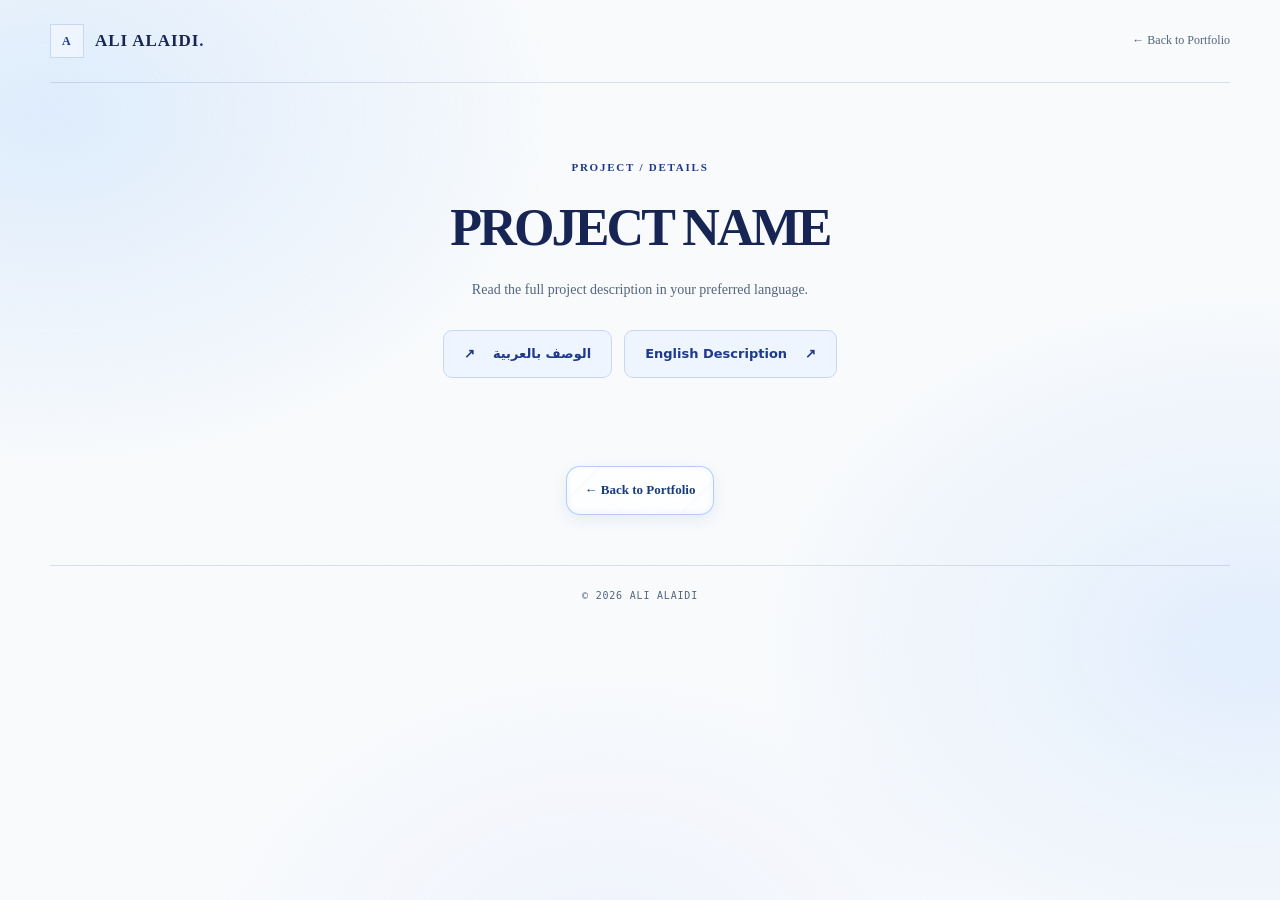
<file: project-details.html>
<!DOCTYPE html>
<html lang="en">
<head>
  <meta charset="UTF-8">
  <meta name="viewport" content="width=device-width, initial-scale=1.0">
  <meta name="theme-color" content="#f8fafc">
  <meta name="referrer" content="strict-origin-when-cross-origin">

  <title>Project Details | Ali Alaidi</title>

  <link rel="stylesheet" href="./style.css">
  <link rel="stylesheet" href="./project-details.css">
</head>

<body class="project-details-page">
  <header class="project-header container">
    <a class="brand" href="./index.html">
      <span>A</span>
      <b>ALI ALAIDI<span>.</span></b>
    </a>

    <a class="project-back" href="./index.html#projects">
      ← Back to Portfolio
    </a>
  </header>

  <main class="container project-content">
    <section class="project-intro" aria-labelledby="project-title">
      <span class="section-no">PROJECT / DETAILS</span>

      <h1 id="project-title">PROJECT NAME</h1>

      <p>
        Read the full project description
        in your preferred language.
      </p>

      <div class="project-description-links">
        <a
          class="project-description-button"
          href="https://drive.google.com/file/d/16iW1_xK2qr1eW-3Y0O09BQAmVccUvuMi/view?usp=drive_link"
          target="_blank"
          rel="noopener noreferrer"
          lang="ar"
          dir="rtl"
        >
          الوصف بالعربية
          <span aria-hidden="true">↗</span>
        </a>

        <a
          class="project-description-button"
          href="https://drive.google.com/file/d/1c07bm96x8aXMD8ARU6ulNK9ESP-a6Y94/view?usp=drive_link"
          target="_blank"
          rel="noopener noreferrer"
        >
          English Description
          <span aria-hidden="true">↗</span>
        </a>
      </div>
    </section>

    <div class="project-return">
      <a class="btn ghost" href="./index.html#projects">
        ← Back to Portfolio
      </a>
    </div>
  </main>

  <footer class="project-footer container">
    © 2026 ALI ALAIDI
  </footer>
</body>
</html>
</file>
<file: style.css>
:root{
  --bg:#070a12;--panel:#0c111d;--panel2:#101726;--text:#eef3ff;--muted:#8e9bb4;
  --line:rgba(145,165,200,.14);--accent:#63f5b1;--accent2:#57a7ff;--max:1180px;
}
*{box-sizing:border-box;margin:0;padding:0}
html{scroll-behavior:smooth}
body{font-family:Inter,system-ui,sans-serif;background:var(--bg);color:var(--text);line-height:1.6;overflow-x:hidden}
a{color:inherit;text-decoration:none}.container{width:min(var(--max),calc(100% - 48px));margin:auto}
.noise{position:fixed;inset:0;pointer-events:none;opacity:.035;z-index:5;background-image:url("data:image/svg+xml,%3Csvg viewBox='0 0 180 180' xmlns='http://www.w3.org/2000/svg'%3E%3Cfilter id='n'%3E%3CfeTurbulence type='fractalNoise' baseFrequency='.9' numOctaves='4' stitchTiles='stitch'/%3E%3C/filter%3E%3Crect width='100%25' height='100%25' filter='url(%23n)' opacity='.6'/%3E%3C/svg%3E")}
.grid-bg{position:fixed;inset:0;pointer-events:none;opacity:.45;background-image:linear-gradient(rgba(87,167,255,.035) 1px,transparent 1px),linear-gradient(90deg,rgba(87,167,255,.035) 1px,transparent 1px);background-size:50px 50px;mask-image:linear-gradient(to bottom,black,transparent 85%);z-index:-1}
.nav-wrap{position:sticky;top:0;z-index:20;background:rgba(7,10,18,.72);backdrop-filter:blur(18px);border-bottom:1px solid var(--line)}
.nav{height:76px;display:flex;align-items:center;justify-content:space-between}.brand{display:flex;align-items:center;gap:11px;letter-spacing:.08em}.brand>span{display:grid;place-items:center;width:34px;height:34px;border:1px solid rgba(99,245,177,.35);color:var(--accent);font:600 12px "JetBrains Mono";background:rgba(99,245,177,.05)}.brand b{font-size:17px}.brand b span,.footer b span{color:var(--accent)}
.nav-links{display:flex;gap:31px;font-size:13px;color:#aeb9cc}.nav-links a:hover{color:var(--accent)}.nav-cta{font-size:12px;border:1px solid var(--line);padding:10px 15px;border-radius:8px}.nav-cta span{color:var(--accent);margin-left:7px}
.menu-btn{display:none;background:none;border:0}.menu-btn span{display:block;width:23px;height:2px;background:var(--text);margin:5px}
.hero{min-height:680px;display:grid;grid-template-columns:1.1fr .9fr;gap:70px;align-items:center;padding-top:55px}.eyebrow,.section-no,.mini-label{font:600 11px "JetBrains Mono";letter-spacing:.16em;color:var(--accent)}.pulse{display:inline-block;width:7px;height:7px;border-radius:50%;background:var(--accent);box-shadow:0 0 14px var(--accent);margin-right:9px}
h1{font-size:clamp(43px,6vw,76px);line-height:1.02;letter-spacing:-.055em;margin:22px 0}.hero h1 span,h2 span{color:var(--accent)}.hero-text{max-width:620px;color:var(--muted);font-size:16px}.hero-text strong{color:var(--text)}
.hero-actions{display:flex;gap:12px;margin:30px 0 22px}.btn{display:inline-flex;align-items:center;gap:20px;padding:13px 18px;border-radius:8px;border:1px solid var(--line);font-size:13px;font-weight:600;transition:.25s}.btn.primary{background:var(--accent);color:#04120b;border-color:var(--accent)}.btn.primary:hover{transform:translateY(-2px);box-shadow:0 10px 30px rgba(99,245,177,.15)}.btn.ghost:hover{border-color:rgba(99,245,177,.5);color:var(--accent)}.social-row{display:flex;gap:23px;color:#77849c;font:500 11px "JetBrains Mono"}.social-row a:hover{color:var(--text)}
.hero-terminal{position:relative}.terminal-glow{position:absolute;width:280px;height:280px;right:8%;top:12%;background:var(--accent2);filter:blur(100px);opacity:.1}.terminal{position:relative;border:1px solid rgba(110,140,180,.2);border-radius:13px;background:#090e18;box-shadow:0 35px 100px rgba(0,0,0,.35);overflow:hidden;transform:perspective(1000px) rotateY(-5deg)}.terminal-top{height:43px;border-bottom:1px solid var(--line);display:flex;align-items:center;gap:13px;padding:0 16px;color:#66748d;font:11px "JetBrains Mono"}.terminal-top>b{margin-left:auto;font-size:8px;letter-spacing:4px}.dots{display:flex;gap:5px}.dots i{width:7px;height:7px;border-radius:50%;background:#3d485d}.terminal-body{padding:29px 27px 36px;font:12px/2 "JetBrains Mono";color:#9ba9be;min-height:315px}.prompt{color:var(--accent)}.path{color:var(--accent2)}.output{color:#d8e1ee;margin:3px 0 13px 0;padding-left:14px}.cursor{color:var(--accent);animation:blink 1s infinite}@keyframes blink{50%{opacity:0}}.orbit{position:absolute;border:1px solid rgba(99,245,177,.12);border-radius:50%;pointer-events:none}.orbit-a{width:430px;height:430px;right:-80px;top:-70px}.orbit-b{width:570px;height:570px;right:-150px;top:-140px}
.stats{display:grid;grid-template-columns:repeat(4,1fr);border-top:1px solid var(--line);border-bottom:1px solid var(--line);padding:25px 0}.stats div{display:flex;align-items:center;gap:15px;padding:0 25px;border-right:1px solid var(--line)}.stats div:first-child{padding-left:0}.stats div:last-child{border:0}.stats strong{font:600 22px "JetBrains Mono";color:var(--accent)}.stats span{font-size:11px;color:#7e8aa0;line-height:1.4}
.section{padding-top:125px}.section-head{display:flex;align-items:baseline;gap:18px;margin-bottom:45px}.section-head h2{font-size:36px;letter-spacing:-.04em}.about-grid{display:grid;grid-template-columns:.8fr 1.2fr;gap:80px;align-items:center}.about-card{display:flex;align-items:center;gap:22px;padding:22px;border:1px solid var(--line);background:linear-gradient(135deg,rgba(99,245,177,.035),rgba(87,167,255,.02));border-radius:12px}.profile-placeholder{width:85px;height:85px;display:grid;place-items:center;border-radius:9px;background:#111a2b;border:1px solid rgba(99,245,177,.18);font:600 20px "JetBrains Mono";color:var(--accent)}.about-card h3{margin:4px 0 2px;font-size:17px}.about-card p,.about-copy p{color:var(--muted);font-size:13px}.about-copy .lead{font-size:24px;line-height:1.4;color:#dfe7f3;margin-bottom:18px}.facts{display:flex;flex-wrap:wrap;gap:10px;margin-top:24px}.facts span{font:11px "JetBrains Mono";color:#8c99ad;border:1px solid var(--line);padding:8px 11px;border-radius:6px}
.skills-grid{display:grid;grid-template-columns:repeat(3,1fr);gap:13px}.skill-card,.cert-card,.project{border:1px solid var(--line);background:rgba(12,17,29,.7);border-radius:10px;padding:24px;transition:.3s}.skill-card:hover,.cert-card:hover,.project:hover{border-color:rgba(99,245,177,.28);transform:translateY(-3px)}.icon{color:var(--accent);font:600 20px "JetBrains Mono";margin-bottom:20px}.skill-card h3,.cert-card h3,.project h3{font-size:16px;margin-bottom:7px}.skill-card p,.cert-card p,.project p{color:var(--muted);font-size:12px;min-height:58px}.bar{height:2px;background:#182234;margin-top:18px}.bar i{display:block;height:100%;background:var(--accent)}
.cert-grid{display:grid;grid-template-columns:repeat(3,1fr);gap:13px}.cert-card{display:flex;gap:18px}.cert-logo{min-width:52px;height:52px;border-radius:7px;background:#111a29;display:grid;place-items:center;color:var(--accent);font:600 10px "JetBrains Mono";border:1px solid var(--line)}.text-btn{border:0;background:none;color:var(--accent);font:11px "JetBrains Mono";cursor:pointer;margin-top:10px}.edit-note{font-size:11px;color:#637087;margin-top:17px;font-family:"JetBrains Mono"}
.timeline{border-left:1px solid var(--line);margin-left:8px}.timeline-item{position:relative;display:grid;grid-template-columns:160px 1fr;gap:30px;padding:0 0 45px 35px}.timeline-item:before{content:"";position:absolute;left:-4px;top:4px;width:7px;height:7px;border-radius:50%;background:var(--accent);box-shadow:0 0 14px rgba(99,245,177,.7)}.year{font:600 10px "JetBrains Mono";color:var(--accent)}.timeline-item h3{font-size:17px}.timeline-item p{color:#a2aec0;font-size:12px;margin:3px 0 7px}.timeline-item small{color:#68758a;font-size:11px}
.platforms{display:grid;grid-template-columns:repeat(4,1fr);gap:12px}.platforms a{display:grid;grid-template-columns:45px 1fr;column-gap:13px;padding:20px;border:1px solid var(--line);border-radius:9px;background:rgba(12,17,29,.6)}.platforms a:hover{border-color:rgba(99,245,177,.3)}.platforms b{grid-row:span 2;display:grid;place-items:center;background:#111a29;border-radius:6px;color:var(--accent);font:600 11px "JetBrains Mono"}.platforms span{font-size:13px;font-weight:600}.platforms small{color:#68758a;font-size:10px}
.projects{display:grid;grid-template-columns:repeat(3,1fr);gap:13px}.project{min-height:275px}.project-top{display:flex;justify-content:space-between;color:var(--accent);font:11px "JetBrains Mono";margin-bottom:55px}.project-top a{border:1px solid var(--line);width:29px;height:29px;display:grid;place-items:center;border-radius:6px}.project h3{font-size:19px}.project p{min-height:75px}.tags{display:flex;gap:7px;flex-wrap:wrap}.tags span{font:10px "JetBrains Mono";color:#8492a8;background:#101827;padding:5px 8px;border-radius:4px}
.contact{margin-top:125px;margin-bottom:110px;padding:60px;border:1px solid var(--line);border-radius:14px;background:radial-gradient(circle at 85% 40%,rgba(99,245,177,.07),transparent 35%),#0b101b;display:flex;align-items:end;justify-content:space-between;gap:30px}.contact h2{font-size:46px;line-height:1.05;letter-spacing:-.05em;margin:15px 0}.contact p{color:var(--muted);font-size:13px}.big{padding:17px 21px;white-space:nowrap}
.footer{border-top:1px solid var(--line);padding:30px 0 40px;display:flex;justify-content:space-between;gap:30px}.footer b{font-size:16px}.footer p,.footer-right{color:#66738a;font-size:10px}.footer-right{display:flex;align-items:center;gap:25px}.footer-right a:hover{color:var(--accent)}
.modal{position:fixed;inset:0;background:rgba(0,0,0,.72);backdrop-filter:blur(8px);display:none;place-items:center;padding:20px;z-index:50}.modal.open{display:grid}.modal-box{position:relative;width:min(520px,100%);background:#0b111d;border:1px solid rgba(99,245,177,.22);border-radius:12px;padding:35px;box-shadow:0 30px 90px #000}.modal-box h3{font-size:25px;margin:10px 0}.modal-box p{color:var(--muted);font-size:13px;margin-bottom:25px}.modal-close{position:absolute;right:15px;top:12px;border:0;background:none;color:#8d99aa;font-size:26px;cursor:pointer}
.reveal{opacity:0;transform:translateY(20px);transition:opacity .7s ease,transform .7s ease}.reveal.visible{opacity:1;transform:none}
@media(max-width:900px){.nav-links,.nav-cta{display:none}.menu-btn{display:block}.nav{position:relative}.nav-links.open{display:flex;position:absolute;top:76px;left:0;right:0;background:#080c15;border-bottom:1px solid var(--line);padding:20px 24px;flex-direction:column;gap:17px}.hero{grid-template-columns:1fr;gap:40px;min-height:auto;padding:90px 0}.hero-terminal{max-width:650px;width:100%;margin:auto}.stats{grid-template-columns:repeat(2,1fr);gap:20px}.stats div:nth-child(2){border:0}.skills-grid,.cert-grid,.projects{grid-template-columns:1fr 1fr}.platforms{grid-template-columns:1fr 1fr}.about-grid{grid-template-columns:1fr;gap:35px}.contact{align-items:flex-start;flex-direction:column}}
@media(max-width:600px){.container{width:min(100% - 30px,var(--max))}.nav{height:66px}.hero{padding:70px 0 80px}.hero h1{font-size:45px}.hero-actions{flex-wrap:wrap}.stats{grid-template-columns:1fr 1fr}.stats div{padding:0 10px}.section{padding-top:90px}.section-head{margin-bottom:30px}.section-head h2{font-size:29px}.skills-grid,.cert-grid,.projects,.platforms{grid-template-columns:1fr}.timeline-item{grid-template-columns:1fr;gap:7px}.contact{margin-top:90px;margin-bottom:80px;padding:32px 22px}.contact h2{font-size:37px}.footer{flex-direction:column}.footer-right{flex-direction:column;align-items:flex-start;gap:10px}.terminal{transform:none}.orbit{display:none}}


/* ===== HERO PROFILE ===== */
.hero-profile{position:relative;display:flex;flex-direction:column;align-items:center;justify-content:center;min-height:530px;text-align:center}
.profile-ring{position:relative;width:310px;height:310px;border-radius:50%;padding:8px;background:conic-gradient(from 0deg,var(--accent),rgba(99,245,177,.08),var(--accent2),rgba(99,245,177,.08),var(--accent));animation:profileSpin 10s linear infinite;box-shadow:0 0 35px rgba(99,245,177,.13),0 0 90px rgba(87,167,255,.08)}
.profile-ring:before{content:"";position:absolute;inset:-12px;border:1px solid rgba(99,245,177,.18);border-radius:50%;box-shadow:0 0 25px rgba(99,245,177,.08);animation:profilePulse 3s ease-in-out infinite}
.profile-photo{width:100%;height:100%;border-radius:50%;overflow:hidden;background:radial-gradient(circle at 50% 35%,#1c2940,#0b111d 70%);border:8px solid #080c14;position:relative;z-index:2}
.profile-photo img{width:100%;height:100%;object-fit:cover;display:block}
.photo-fallback{display:none;width:100%;height:100%;place-items:center;color:var(--accent);font:600 46px "JetBrains Mono";letter-spacing:.04em}
.profile-status{margin-top:28px;border:1px solid rgba(99,245,177,.2);background:rgba(99,245,177,.045);border-radius:999px;padding:7px 12px;color:#93a1b5;font:600 9px "JetBrains Mono";letter-spacing:.14em}
.profile-status span{display:inline-block;width:6px;height:6px;border-radius:50%;background:var(--accent);margin-right:7px;box-shadow:0 0 10px var(--accent)}
.hero-profile h2{font-size:29px;letter-spacing:-.04em;margin:13px 0 0}
.profile-role{font-size:14px;color:var(--accent);font-weight:600;margin-top:2px}
.profile-meta{display:flex;flex-wrap:wrap;justify-content:center;gap:8px;margin-top:14px}
.profile-meta span{font:10px "JetBrains Mono";color:#78869d;border:1px solid var(--line);background:rgba(12,17,29,.6);padding:6px 9px;border-radius:5px}
.profile-line{width:90px;height:1px;background:linear-gradient(90deg,transparent,var(--accent),transparent);margin:18px auto 10px;opacity:.5}
.profile-caption{font:11px "JetBrains Mono";color:#66758c}
.profile-orbit{position:absolute;border:1px solid rgba(99,245,177,.11);border-radius:50%;pointer-events:none}
.orbit-one{width:430px;height:430px;animation:orbitFloat 7s ease-in-out infinite}
.orbit-two{width:570px;height:570px;animation:orbitFloat 9s ease-in-out infinite reverse}
@keyframes profileSpin{to{transform:rotate(360deg)}}
@keyframes profilePulse{50%{transform:scale(1.04);opacity:.45}}
@keyframes orbitFloat{50%{transform:scale(1.025) rotate(8deg);opacity:.55}}
.hero-profile:hover .profile-ring{animation-duration:4s;box-shadow:0 0 45px rgba(99,245,177,.2),0 0 110px rgba(87,167,255,.11)}
@media(max-width:900px){.hero-profile{min-height:500px}.profile-ring{width:275px;height:275px}.orbit-one{width:380px;height:380px}.orbit-two{width:480px;height:480px}}
@media(max-width:600px){.hero-profile{min-height:440px}.profile-ring{width:235px;height:235px}.hero-profile h2{font-size:25px}.orbit-one{width:310px;height:310px}.orbit-two{width:390px;height:390px}}


/* ===== PROFILE CARD — INSPIRED BY THE PROVIDED REFERENCE ===== */
.hero-profile-card{
  position:relative;
  width:min(520px,100%);
  margin-left:auto;
  border:1px solid rgba(125,150,190,.18);
  border-radius:24px;
  overflow:visible;
  background:linear-gradient(180deg,rgba(14,20,34,.96),rgba(8,12,21,.98));
  box-shadow:0 35px 90px rgba(0,0,0,.38),0 0 60px rgba(99,245,177,.045);
}
.profile-cover{
  height:150px;
  position:relative;
  overflow:hidden;
  border-radius:24px 24px 0 0;
  background:radial-gradient(circle at 75% 40%,rgba(99,245,177,.16),transparent 28%),linear-gradient(135deg,#111a2a,#0a101c 62%,#0d1725);
  border-bottom:1px solid var(--line);
}
.cover-grid{
  position:absolute;inset:0;opacity:.48;
  background-image:linear-gradient(rgba(99,245,177,.06) 1px,transparent 1px),linear-gradient(90deg,rgba(99,245,177,.06) 1px,transparent 1px);
  background-size:30px 30px;
  mask-image:linear-gradient(90deg,transparent,#000 25%,#000 75%,transparent);
}
.cover-label{
  position:absolute;left:24px;top:20px;
  font:600 9px "JetBrains Mono";letter-spacing:.17em;color:#8290a7;
}
.cover-orb{position:absolute;border:1px solid rgba(99,245,177,.15);border-radius:50%}
.cover-orb.orb-a{width:250px;height:250px;right:-30px;top:-115px}
.cover-orb.orb-b{width:180px;height:180px;right:70px;top:-75px;border-color:rgba(87,167,255,.13)}
.profile-main{position:relative;padding:0 32px 30px;text-align:center}
.profile-avatar-wrap{position:absolute;left:50%;top:-77px;transform:translateX(-50%);z-index:3}
.profile-avatar-ring{
  width:154px;height:154px;border-radius:50%;padding:5px;
  background:conic-gradient(from 180deg,var(--accent),#1c2e42,var(--accent2),#17283c,var(--accent));
  box-shadow:0 0 0 7px rgba(8,12,21,.72),0 0 35px rgba(99,245,177,.18);
}
.profile-avatar{
  width:100%;height:100%;border-radius:50%;overflow:hidden;
  background:radial-gradient(circle at 50% 35%,#26364d,#0b111d 70%);
  border:5px solid #080c14;
}
.profile-avatar img{width:100%;height:100%;display:block;object-fit:cover}
.photo-fallback{display:none;width:100%;height:100%;place-items:center;color:var(--accent);font:600 35px "JetBrains Mono"}
.online-dot{
  position:absolute;right:10px;bottom:9px;width:17px;height:17px;border-radius:50%;
  background:var(--accent);border:4px solid #0a0f18;box-shadow:0 0 13px rgba(99,245,177,.7);
}
.profile-actions{display:flex;justify-content:space-between;padding-top:21px}
.profile-actions a{
  display:inline-flex;align-items:center;gap:8px;color:#8c98ac;font-size:11px;font-weight:600;
  padding:8px 10px;border-radius:7px;transition:.2s;
}
.profile-actions a:hover{color:var(--accent);background:rgba(99,245,177,.05)}
.profile-actions a span{color:var(--accent)}
.profile-identity{padding-top:56px}
.profile-identity .profile-status{display:inline-flex;align-items:center;margin:0;padding:6px 10px;font-size:8px}
.profile-identity h2{font-size:34px;line-height:1.1;letter-spacing:-.045em;margin:12px 0 4px}
.profile-location{color:#8491a6;font:11px "JetBrains Mono";margin-bottom:14px}
.profile-role{font-size:15px;color:#e3eaf4;font-weight:600;margin-top:3px}
.profile-university{font-size:12px;color:#768399;margin-top:2px}
.profile-stats{
  display:grid;grid-template-columns:repeat(3,1fr);margin:25px 0 18px;
  border-top:1px solid var(--line);border-bottom:1px solid var(--line);
}
.profile-stats div{padding:17px 8px;border-right:1px solid var(--line)}
.profile-stats div:last-child{border-right:0}
.profile-stats strong{display:block;color:var(--text);font:600 18px "JetBrains Mono"}
.profile-stats span{display:block;color:#6e7b91;font-size:10px;margin-top:2px}
.profile-tags{display:flex;justify-content:center;gap:7px;flex-wrap:wrap;margin-bottom:20px}
.profile-tags span{font:9px "JetBrains Mono";color:#8d9aaf;background:#101827;border:1px solid var(--line);padding:6px 8px;border-radius:5px}
.profile-more{
  display:flex;align-items:center;justify-content:center;gap:14px;width:100%;
  padding:13px 16px;border:1px solid rgba(99,245,177,.18);border-radius:9px;
  color:var(--accent);background:rgba(99,245,177,.045);font-size:12px;font-weight:600;
  transition:.25s;
}
.profile-more:hover{background:rgba(99,245,177,.09);border-color:rgba(99,245,177,.35);transform:translateY(-2px)}
.profile-more span{font-size:16px}
@media(max-width:900px){
  .hero-profile-card{margin:auto;max-width:520px}
}
@media(max-width:600px){
  .hero-profile-card{border-radius:18px}
  .profile-cover{height:125px;border-radius:18px 18px 0 0}
  .profile-main{padding-left:20px;padding-right:20px}
  .profile-avatar-ring{width:136px;height:136px}
  .profile-avatar-wrap{top:-68px}
  .profile-identity{padding-top:50px}
  .profile-identity h2{font-size:29px}
}

/* FINAL OVERRIDE: old terminal is intentionally disabled */
.hero .hero-terminal{display:none!important}
.hero .hero-profile{display:none!important}
.hero-profile-card{display:block!important}

/* ===== HERO V5: PROFILE-ONLY LAYOUT ===== */
.hero{
  min-height:calc(100vh - 76px);
  display:flex!important;
  align-items:center;
  justify-content:center;
  padding:54px 0 70px;
}
.hero-copy{display:none!important}
.hero-profile-card{
  width:min(760px,100%)!important;
  margin:0 auto!important;
}
.profile-cover{height:185px}
.profile-main{padding-left:42px;padding-right:42px;padding-bottom:38px}
.profile-avatar-wrap{top:-91px}
.profile-avatar-ring{width:182px;height:182px}
.profile-identity{padding-top:72px}
.profile-identity h2{font-size:38px}
.profile-role{font-size:16px}
.profile-university{font-size:13px}
.profile-stats{margin-top:30px}
.profile-stats strong{font-size:20px}
.profile-tags{margin-top:2px}
.profile-more{max-width:360px;margin:0 auto}
@media(max-width:900px){
  .hero{min-height:auto;padding:65px 0 80px}
  .hero-profile-card{width:min(650px,100%)!important}
}
@media(max-width:600px){
  .hero{padding:42px 0 60px}
  .hero-profile-card{width:100%!important}
  .profile-cover{height:140px}
  .profile-main{padding-left:20px;padding-right:20px;padding-bottom:26px}
  .profile-avatar-wrap{top:-75px}
  .profile-avatar-ring{width:150px;height:150px}
  .profile-identity{padding-top:61px}
  .profile-identity h2{font-size:30px}
}

/* ===== V6: DEEP DARK / SOFT PROFILE GLOW ===== */
:root{
  --bg:#030507;
  --panel:#080b10;
  --panel2:#0c1118;
  --text:#f1f4f7;
  --muted:#7f8998;
  --line:rgba(170,185,205,.11);
  --accent:#75e6ad;
  --accent2:#6798d9;
}

/* deeper black atmosphere */
body{
  background:
    radial-gradient(circle at 50% 8%,rgba(55,70,88,.055),transparent 34%),
    #030507;
}
.grid-bg{
  opacity:.28;
  background-image:
    linear-gradient(rgba(130,150,175,.025) 1px,transparent 1px),
    linear-gradient(90deg,rgba(130,150,175,.025) 1px,transparent 1px);
}

/* darker profile card */
.hero-profile-card{
  background:linear-gradient(180deg,#0a0d12 0%,#06080c 100%)!important;
  border-color:rgba(160,175,195,.13)!important;
  box-shadow:0 35px 100px rgba(0,0,0,.55),0 0 70px rgba(0,0,0,.25)!important;
}
.profile-cover{
  background:
    radial-gradient(circle at 78% 35%,rgba(103,152,217,.09),transparent 28%),
    linear-gradient(135deg,#0d1219,#05070a 72%)!important;
}

/* soft, calm glow around the profile photo */
.profile-avatar-wrap{
  filter:drop-shadow(0 0 10px rgba(117,230,173,.13))
         drop-shadow(0 0 24px rgba(103,152,217,.08));
}
.profile-avatar-ring{
  background:
    conic-gradient(
      from 210deg,
      rgba(117,230,173,.9),
      rgba(117,230,173,.22),
      rgba(103,152,217,.62),
      rgba(117,230,173,.16),
      rgba(117,230,173,.9)
    )!important;
  box-shadow:
    0 0 0 7px rgba(3,5,7,.88),
    0 0 18px rgba(117,230,173,.12),
    0 0 38px rgba(103,152,217,.07)!important;
  animation:none!important;
}
.profile-avatar{
  background:#090d13!important;
  border-color:#05070a!important;
}
.profile-avatar-wrap:after{
  content:"";
  position:absolute;
  inset:-18px;
  border-radius:50%;
  background:radial-gradient(circle,rgba(117,230,173,.07) 0%,rgba(117,230,173,.025) 38%,transparent 68%);
  filter:blur(7px);
  z-index:-1;
  pointer-events:none;
}
.online-dot{
  background:#75e6ad!important;
  box-shadow:0 0 8px rgba(117,230,173,.45)!important;
}

/* quieter UI accents */
.profile-status{
  background:rgba(117,230,173,.025)!important;
  border-color:rgba(117,230,173,.12)!important;
}
.profile-tags span{
  background:#0b1016!important;
}
.profile-more{
  background:rgba(117,230,173,.025)!important;
  border-color:rgba(117,230,173,.13)!important;
}

/* ===== V7: PURE BLACK + DEEP NAVY + PHOTO HALO ===== */
:root{
  --bg:#000000;
  --panel:#05070b;
  --panel2:#080d16;
  --text:#f5f7fa;
  --muted:#778397;
  --line:rgba(122,145,176,.12);
  --accent:#79e7b0;
  --accent2:#416b9e;
}

html,body{background:#000!important}
body{
  background:
    radial-gradient(ellipse at 50% 0%,rgba(7,18,32,.42),transparent 42%),
    #000!important;
}
.grid-bg{
  opacity:.18!important;
  background-image:
    linear-gradient(rgba(54,88,125,.055) 1px,transparent 1px),
    linear-gradient(90deg,rgba(54,88,125,.055) 1px,transparent 1px)!important;
}

/* pure black card with a very subtle navy depth */
.hero-profile-card{
  background:
    linear-gradient(180deg,#06090e 0%,#000 100%)!important;
  border:1px solid rgba(72,99,133,.2)!important;
  box-shadow:
    0 40px 100px rgba(0,0,0,.8),
    0 0 80px rgba(12,32,55,.14)!important;
}
.profile-cover{
  background:
    radial-gradient(circle at 78% 35%,rgba(42,83,126,.18),transparent 29%),
    linear-gradient(135deg,#090f18 0%,#020407 75%)!important;
}

/* profile image: calm halo, navy shadow + soft green rim */
.profile-avatar-wrap{
  filter:
    drop-shadow(0 0 8px rgba(71,112,158,.18))
    drop-shadow(0 0 24px rgba(71,112,158,.10))!important;
}
.profile-avatar-ring{
  background:
    conic-gradient(
      from 205deg,
      #6ee3aa 0deg,
      rgba(110,227,170,.28) 65deg,
      #315d8b 145deg,
      rgba(49,93,139,.22) 220deg,
      #6ee3aa 310deg,
      #6ee3aa 360deg
    )!important;
  box-shadow:
    0 0 0 7px #000,
    0 0 10px rgba(110,227,170,.16),
    0 0 28px rgba(49,93,139,.14),
    0 0 55px rgba(49,93,139,.06)!important;
  animation:none!important;
}
.profile-avatar{
  background:#020406!important;
  border:5px solid #000!important;
}
.profile-avatar-wrap:after{
  content:"";
  position:absolute;
  inset:-25px;
  border-radius:50%;
  background:
    radial-gradient(circle,
      rgba(74,119,163,.11) 0%,
      rgba(74,119,163,.055) 32%,
      rgba(74,119,163,.018) 48%,
      transparent 69%);
  filter:blur(8px);
  z-index:-1;
  pointer-events:none;
}
.online-dot{
  background:#79e7b0!important;
  box-shadow:
    0 0 5px rgba(121,231,176,.65),
    0 0 12px rgba(121,231,176,.22)!important;
  border-color:#000!important;
}

/* navy details */
.profile-status{
  background:rgba(50,88,125,.055)!important;
  border-color:rgba(75,116,158,.17)!important;
}
.profile-tags span{
  background:#050a11!important;
  border-color:rgba(67,96,130,.16)!important;
}
.profile-more{
  background:linear-gradient(180deg,rgba(45,77,109,.09),rgba(12,25,39,.05))!important;
  border-color:rgba(77,119,161,.2)!important;
}
.cover-grid{
  opacity:.35!important;
  background-image:
    linear-gradient(rgba(72,109,145,.07) 1px,transparent 1px),
    linear-gradient(90deg,rgba(72,109,145,.07) 1px,transparent 1px)!important;
}
.cover-orb{border-color:rgba(67,104,143,.17)!important}

/* ===== V8: MERRIWEATHER TYPOGRAPHY ===== */
body{
  font-family:"Merriweather",Georgia,serif!important;
}
h1,h2,h3,h4,h5,h6,
.brand,.nav-links,.nav-cta,.btn,
.profile-status,.profile-location,.profile-tags,
.profile-more,.profile-stats span,.profile-stats strong,
.cover-label,.section-no,.mini-label,.facts span,
.social-row,.edit-note,.year,.tags span,
.text-btn,.footer-right,.footer p{
  font-family:"Merriweather",Georgia,serif!important;
}

/* Keep technical micro-copy in a monospace face for the cyber identity. */
.eyebrow,
.terminal,
.prompt,
.path,
.output,
.cursor{
  font-family:"JetBrains Mono",monospace!important;
}

/* Merriweather needs slightly more breathing room. */
.hero-profile-card h2{
  font-weight:900;
  letter-spacing:-.035em;
}
.profile-role{
  font-weight:700;
}
.profile-university,
.profile-location{
  letter-spacing:.01em;
}

/* ===== V9: FORCE MERRIWEATHER ===== */
html body,
html body *{
  font-family:"Merriweather", Georgia, serif;
}

.eyebrow,
.terminal,
.terminal *,
.prompt,
.path,
.output,
.cursor,
.cover-label{
  font-family:"JetBrains Mono", monospace!important;
}

.profile-identity h2,
.hero h1,
.section-head h2,
.skill-card h3,
.cert-card h3,
.project h3,
.contact h2,
.footer b{
  font-family:"Merriweather", Georgia, serif!important;
  font-weight:900;
}


/* ===== CERTIFICATES: 21-CARD ARCHIVE ===== */
.section-subtitle{
  color:#69768a;
  font-size:11px;
  margin-top:7px;
  max-width:620px;
}
.cert-toolbar{
  display:flex;
  align-items:center;
  justify-content:space-between;
  margin:-18px 0 22px;
  color:#778397;
  font-size:11px;
}
.cert-toolbar b{color:var(--accent);font-family:"Merriweather",Georgia,serif}
.cert-hint{font-size:10px;color:#59667a}
.certificates-grid{
  display:grid;
  grid-template-columns:repeat(3,minmax(0,1fr));
  gap:16px;
}
.certificate-card{
  min-width:0;
  overflow:hidden;
  border:1px solid rgba(72,99,133,.17);
  border-radius:12px;
  background:linear-gradient(180deg,#070b11,#020304);
  transition:transform .25s ease,border-color .25s ease,box-shadow .25s ease;
}
.certificate-card:hover{
  transform:translateY(-5px);
  border-color:rgba(117,231,176,.28);
  box-shadow:0 18px 45px rgba(0,0,0,.35),0 0 25px rgba(55,93,128,.07);
}
.certificate-image{
  position:relative;
  display:block;
  width:100%;
  aspect-ratio:16/10;
  padding:0;
  border:0;
  background:#05080d;
  cursor:pointer;
  overflow:hidden;
}
.certificate-image img{
  display:block;
  width:100%;
  height:100%;
  object-fit:contain;
  background:#05080d;
  transition:transform .45s ease,filter .35s ease;
}
.certificate-card:hover .certificate-image img{
  transform:scale(1.035);
  filter:brightness(.72);
}
.certificate-overlay{
  position:absolute;
  left:12px;
  right:12px;
  bottom:12px;
  padding:9px 11px;
  border:1px solid rgba(117,231,176,.2);
  border-radius:7px;
  background:rgba(0,0,0,.7);
  backdrop-filter:blur(8px);
  color:#b8f3d4;
  font:600 9px "JetBrains Mono",monospace;
  letter-spacing:.03em;
  opacity:0;
  transform:translateY(5px);
  transition:.25s;
}
.certificate-card:hover .certificate-overlay{opacity:1;transform:none}
.certificate-missing{
  display:none !important;
  position:absolute;
  inset:0;
  place-items:center;
  align-content:center;
  gap:6px;
  color:#647188;
  background:
    radial-gradient(circle at 50% 35%,rgba(55,93,128,.12),transparent 45%),
    #04070b;
}
.certificate-missing b{
  color:var(--accent);
  font:700 25px "Merriweather",Georgia,serif;
}
.certificate-missing small{
  font:9px "JetBrains Mono",monospace;
  color:#59667a;
}
.certificate-missing.show{display:grid !important}
.certificate-image img.missing{display:none}
.certificate-info{
  display:grid;
  grid-template-columns:32px 1fr;
  gap:10px;
  padding:15px;
  text-align:left;
}
.certificate-number{
  color:#466887;
  font:600 10px "JetBrains Mono",monospace;
  padding-top:3px;
}
.certificate-info h3{
  font:700 14px "Merriweather",Georgia,serif;
  color:#edf2f7;
  margin:0 0 5px;
}
.certificate-info p{
  margin:0;
  color:#69768a;
  font-size:10px;
  line-height:1.5;
}
.edit-note code{
  color:#94a2b8;
  background:#080d14;
  border:1px solid rgba(72,99,133,.13);
  border-radius:4px;
  padding:2px 5px;
  font-family:"JetBrains Mono",monospace;
}
@media(max-width:900px){
  .certificates-grid{grid-template-columns:repeat(2,minmax(0,1fr))}
}
@media(max-width:600px){
  .cert-toolbar{align-items:flex-start;gap:10px;flex-direction:column}
  .certificates-grid{grid-template-columns:1fr}
}

/* === Premium certificate frames — visual only === */
.certificate-card{
  position:relative;
  border:1px solid rgba(103,139,171,.24);
  border-radius:18px;
  background:
    linear-gradient(180deg,rgba(8,14,22,.96),rgba(1,4,8,.98));
  box-shadow:
    0 18px 45px rgba(0,0,0,.34),
    inset 0 0 0 1px rgba(255,255,255,.018);
  overflow:hidden;
}
.certificate-card::before{
  content:"";
  position:absolute;
  inset:8px;
  border:1px solid rgba(105,153,190,.12);
  border-radius:12px;
  pointer-events:none;
  z-index:4;
}
.certificate-card::after{
  content:"";
  position:absolute;
  inset:0;
  border-radius:18px;
  pointer-events:none;
  background:
    linear-gradient(135deg,rgba(117,231,176,.42),transparent 18%,transparent 78%,rgba(66,118,165,.32)),
    radial-gradient(circle at 50% 0%,rgba(86,139,180,.13),transparent 38%);
  opacity:.7;
}
.certificate-image{
  position:relative;
  z-index:2;
  display:block;
  width:100%;
  aspect-ratio:16/10;
  padding:22px;
  border:0;
  border-radius:15px 15px 0 0;
  background:
    linear-gradient(180deg,rgba(7,12,18,.9),rgba(2,5,9,.98));
  cursor:zoom-in;
  overflow:hidden;
}
.certificate-image::before{
  content:"";
  position:absolute;
  inset:17px;
  border:1px solid rgba(117,231,176,.18);
  border-radius:9px;
  box-shadow:
    0 0 0 1px rgba(30,60,83,.22),
    inset 0 0 24px rgba(42,82,112,.08);
  pointer-events:none;
  z-index:2;
}
.certificate-image::after{
  content:"";
  position:absolute;
  top:17px;
  left:17px;
  width:34px;
  height:34px;
  border-top:2px solid rgba(117,231,176,.55);
  border-left:2px solid rgba(117,231,176,.55);
  border-radius:8px 0 0 0;
  pointer-events:none;
  z-index:3;
}
.certificate-image img{
  position:relative;
  z-index:1;
  display:block;
  width:100%;
  height:100%;
  object-fit:contain;
  background:#05080d;
  border-radius:8px;
  transition:transform .45s ease,filter .35s ease;
}
.certificate-card:hover{
  border-color:rgba(117,231,176,.34);
  box-shadow:
    0 22px 55px rgba(0,0,0,.42),
    0 0 32px rgba(48,107,92,.08),
    inset 0 0 0 1px rgba(117,231,176,.04);
}
.certificate-card:hover .certificate-image img{
  transform:scale(1.018);
  filter:brightness(.98);
}
/* Remove the old hover button/label completely. */
.certificate-overlay{display:none !important;}
.certificate-image{cursor:zoom-in;}
.certificate-info{
  position:relative;
  z-index:5;
  border-top:1px solid rgba(96,128,158,.12);
}


/* Certificate gallery: image-only presentation */
.certificate-info,
.certificate-overlay,
.certificate-card > .certificate-info,
.certificate-card > .certificate-overlay {
  display:none !important;
}
.certificate-card {
  padding:0 !important;
}
.certificate-image {
  margin:0 !important;
  border-radius:16px !important;
}

/* V21 — Five-column certificates + single traveling light line */
.certificates-grid {
  grid-template-columns: repeat(5, minmax(0, 1fr));
  gap: 14px;
}

.certificates-grid .certificate-card {
  --certificate-angle: 0deg;
  position: relative;
  min-width: 0;
  padding: 0;
  border: 0;
  border-radius: 12px;
  overflow: visible;
  isolation: isolate;
  background: #020507;
  box-shadow: 0 8px 24px rgba(0,0,0,.40);
  animation: certificateOrbit 8s linear infinite;
  transition: transform .35s ease, box-shadow .35s ease;
}

/* The actual effect: one thin light stroke travels around the frame. */
.certificates-grid .certificate-card::before {
  content: "";
  position: absolute;
  inset: -2px;
  z-index: 0;
  border-radius: 14px;
  padding: 2px;
  background: conic-gradient(
    from var(--certificate-angle),
    transparent 0deg 330deg,
    rgba(108, 219, 244, .10) 334deg,
    rgba(108, 219, 244, .85) 342deg,
    rgba(178, 108, 255, .95) 350deg,
    rgba(178, 108, 255, .22) 356deg,
    transparent 360deg
  );
  -webkit-mask:
    linear-gradient(#000 0 0) content-box,
    linear-gradient(#000 0 0);
  -webkit-mask-composite: xor;
  mask:
    linear-gradient(#000 0 0) content-box,
    linear-gradient(#000 0 0);
  mask-composite: exclude;
  pointer-events: none;
}

/* Very soft halo that follows the same single moving stroke. */
.certificates-grid .certificate-card::after {
  content: "";
  position: absolute;
  inset: -5px;
  z-index: -1;
  border-radius: 17px;
  padding: 5px;
  background: conic-gradient(
    from var(--certificate-angle),
    transparent 0deg 330deg,
    rgba(94, 210, 238, .05) 337deg,
    rgba(94, 210, 238, .28) 344deg,
    rgba(166, 93, 255, .22) 351deg,
    transparent 360deg
  );
  -webkit-mask:
    linear-gradient(#000 0 0) content-box,
    linear-gradient(#000 0 0);
  -webkit-mask-composite: xor;
  mask:
    linear-gradient(#000 0 0) content-box,
    linear-gradient(#000 0 0);
  mask-composite: exclude;
  filter: blur(5px);
  opacity: .9;
  pointer-events: none;
}

.certificates-grid .certificate-image {
  position: relative;
  z-index: 1;
  width: 100%;
  aspect-ratio: 1600 / 1132;
  display: flex;
  align-items: center;
  justify-content: center;
  padding: 0;
  margin: 0;
  border: 0;
  border-radius: 12px;
  background: #020507;
  overflow: hidden;
  cursor: zoom-in;
  box-shadow: inset 0 0 18px rgba(0,20,32,.18);
}

.certificates-grid .certificate-image::before {
  content: "";
  position: absolute;
  inset: 1px;
  border: 1px solid rgba(154, 221, 235, .055);
  border-radius: 11px;
  pointer-events: none;
  z-index: 3;
}

.certificates-grid .certificate-image::after {
  content: none;
}

.certificates-grid .certificate-image img {
  position: relative;
  z-index: 2;
  width: 100%;
  height: 100%;
  object-fit: contain;
  border-radius: 11px;
  display: block;
  background: #000;
}

.certificates-grid .certificate-card:hover {
  transform: translateY(-2px);
  box-shadow: 0 14px 34px rgba(0,0,0,.52);
}

@keyframes certificateOrbit {
  0%   { --certificate-angle: 0deg; }
  100% { --certificate-angle: 360deg; }
}

@property --certificate-angle {
  syntax: "<angle>";
  inherits: false;
  initial-value: 0deg;
}

@media (max-width: 1100px) {
  .certificates-grid { grid-template-columns: repeat(4, minmax(0, 1fr)); }
}

@media (max-width: 900px) {
  .certificates-grid { grid-template-columns: repeat(3, minmax(0, 1fr)); }
}

@media (max-width: 650px) {
  .certificates-grid { grid-template-columns: repeat(2, minmax(0, 1fr)); gap: 10px; }
}

@media (max-width: 430px) {
  .certificates-grid { grid-template-columns: 1fr; }
}

@media (prefers-reduced-motion: reduce) {
  .certificates-grid .certificate-card { animation: none; }
  .certificates-grid .certificate-card { --certificate-angle: 0deg; }
}

/* V22 — Premium horizontal certificate carousel inspired by the reference */
.certificate-carousel{
  position:relative;
  display:flex;
  align-items:center;
  gap:12px;
  margin:6px -18px 0;
}
.certificate-viewport{
  flex:1;
  min-width:0;
  overflow-x:auto;
  overflow-y:visible;
  scroll-behavior:smooth;
  scrollbar-width:none;
  scroll-snap-type:x mandatory;
  padding:14px 18px 18px;
}
.certificate-viewport::-webkit-scrollbar{display:none}
.certificate-track{
  display:flex !important;
  flex-wrap:nowrap !important;
  gap:14px;
  width:max-content;
  min-width:100%;
}
.certificate-track .certificate-card{
  flex:0 0 calc((100vw - 2 * clamp(28px, 7vw, 120px) - 4 * 14px) / 5);
  width:calc((100vw - 2 * clamp(28px, 7vw, 120px) - 4 * 14px) / 5);
  max-width:none;
  scroll-snap-align:center;
  transform:scale(.965);
  transition:transform .5s ease, box-shadow .5s ease, filter .5s ease;
}
.certificate-track .certificate-card.is-active{
  transform:scale(1.025);
  z-index:4;
}
.certificate-track .certificate-card::before{
  background:conic-gradient(from var(--certificate-angle),
    transparent 0deg 318deg,
    rgba(93,218,246,.08) 327deg,
    rgba(104,224,255,.9) 338deg,
    rgba(171,91,255,1) 350deg,
    rgba(171,91,255,.16) 357deg,
    transparent 360deg);
  filter:drop-shadow(0 0 4px rgba(98,213,244,.55));
}
.certificate-track .certificate-card::after{
  inset:-7px;
  padding:7px;
  background:conic-gradient(from var(--certificate-angle),
    transparent 0deg 320deg,
    rgba(91,211,243,.03) 330deg,
    rgba(91,211,243,.22) 340deg,
    rgba(165,89,255,.18) 351deg,
    transparent 360deg);
  filter:blur(7px);
  opacity:.72;
}
.certificate-track .certificate-image{
  aspect-ratio:1600/1132;
  border-radius:11px;
}
.certificate-track .certificate-image img{border-radius:10px}
.certificate-track .certificate-card:hover{
  transform:scale(1.045) translateY(-2px);
  box-shadow:0 18px 40px rgba(0,0,0,.48),0 0 18px rgba(94,210,238,.08);
}
.certificate-nav{
  flex:0 0 38px;
  width:38px;
  height:38px;
  border-radius:50%;
  border:1px solid rgba(107,205,239,.24);
  background:rgba(4,10,17,.88);
  color:#c8e9f5;
  display:grid;
  place-items:center;
  font:24px/1 "Merriweather",serif;
  cursor:pointer;
  z-index:10;
  box-shadow:0 0 18px rgba(75,190,232,.08), inset 0 0 12px rgba(70,120,160,.08);
  transition:.3s ease;
}
.certificate-nav:hover{
  border-color:rgba(116,222,248,.65);
  box-shadow:0 0 22px rgba(71,201,238,.22), inset 0 0 12px rgba(70,120,160,.12);
  color:#fff;
  transform:scale(1.06);
}
.certificate-dots{
  display:flex;
  justify-content:center;
  align-items:center;
  gap:8px;
  margin:2px 0 0;
}
.certificate-dots button{
  width:6px;height:6px;padding:0;border:0;border-radius:50%;
  background:#294052;cursor:pointer;transition:.3s ease;
}
.certificate-dots button.active{
  width:20px;border-radius:99px;
  background:linear-gradient(90deg,#5bd9f5,#a65bff);
  box-shadow:0 0 10px rgba(88,213,244,.35);
}
@media(max-width:1100px){
  .certificate-track .certificate-card{flex-basis:calc((100vw - 2 * 42px - 3 * 14px) / 4);width:calc((100vw - 2 * 42px - 3 * 14px) / 4)}
}
@media(max-width:900px){
  .certificate-track .certificate-card{flex-basis:calc((100vw - 2 * 34px - 2 * 14px) / 3);width:calc((100vw - 2 * 34px - 2 * 14px) / 3)}
}
@media(max-width:650px){
  .certificate-carousel{margin-left:-8px;margin-right:-8px;gap:6px}
  .certificate-viewport{padding-left:8px;padding-right:8px}
  .certificate-track .certificate-card{flex-basis:calc((100vw - 2 * 30px - 14px) / 2);width:calc((100vw - 2 * 30px - 14px) / 2)}
  .certificate-nav{width:32px;height:32px;flex-basis:32px;font-size:20px}
}
@media(prefers-reduced-motion:reduce){
  .certificate-track .certificate-card::before,.certificate-track .certificate-card::after{animation:none!important}
  .certificate-viewport{scroll-behavior:auto}
}

/* =========================================================
   V23 — Category tabs + true traveling light around each certificate
   ========================================================= */
.certificate-category-bar{
  display:flex;
  flex-wrap:wrap;
  gap:9px;
  align-items:center;
  margin:2px 0 18px;
}
.certificate-tab{
  appearance:none;
  border:1px solid rgba(71,112,151,.26);
  background:rgba(5,11,18,.72);
  color:#a9b7c9;
  padding:9px 16px;
  border-radius:9px;
  font:500 10px "JetBrains Mono",monospace;
  letter-spacing:.01em;
  cursor:pointer;
  transition:border-color .3s ease,box-shadow .3s ease,color .3s ease,background .3s ease,transform .3s ease;
}
.certificate-tab span{color:#5f7289}
.certificate-tab:hover{
  color:#eaf8ff;
  border-color:rgba(86,197,235,.45);
  box-shadow:0 0 16px rgba(63,177,222,.08);
  transform:translateY(-1px);
}
.certificate-tab.active{
  color:#e8fbff;
  border-color:rgba(92,213,247,.9);
  background:linear-gradient(135deg,rgba(52,170,222,.10),rgba(155,78,255,.10));
  box-shadow:0 0 10px rgba(78,205,245,.22),0 0 24px rgba(148,77,255,.10),inset 0 0 12px rgba(85,203,240,.05);
}
.certificate-tab.active span{color:#9deeff}
.certificate-filter-meta{
  display:flex;
  justify-content:flex-end;
  color:#66758b;
  font:500 9px "JetBrains Mono",monospace;
  margin:-5px 2px 12px;
}
.certificate-filter-meta b{color:#91dff4}
.certificate-category-grid{
  display:grid !important;
  grid-template-columns:repeat(5,minmax(0,1fr));
  gap:14px;
  width:100%;
}
.certificate-category-grid .certificate-card{
  position:relative;
  min-width:0;
  overflow:visible;
  isolation:isolate;
  border:0 !important;
  border-radius:12px;
  background:#020507;
  box-shadow:0 8px 24px rgba(0,0,0,.40);
  animation:none !important;
  transition:transform .35s ease,box-shadow .35s ease;
}
/* A single bright segment physically rotates around the border. */
.certificate-category-grid .certificate-card::before{
  content:"";
  position:absolute;
  inset:-2px;
  z-index:0;
  padding:2px;
  border-radius:14px;
  background:conic-gradient(
    from 0deg,
    transparent 0deg 322deg,
    rgba(82,211,246,.08) 329deg,
    rgba(92,219,250,.95) 340deg,
    rgba(174,91,255,1) 350deg,
    rgba(174,91,255,.16) 357deg,
    transparent 360deg
  );
  -webkit-mask:linear-gradient(#000 0 0) content-box,linear-gradient(#000 0 0);
  -webkit-mask-composite:xor;
  mask:linear-gradient(#000 0 0) content-box,linear-gradient(#000 0 0);
  mask-composite:exclude;
  animation:certificateLightTravel 4.6s linear infinite;
  pointer-events:none;
  filter:drop-shadow(0 0 3px rgba(77,211,246,.72));
}
/* The same segment gets a very restrained soft halo. */
.certificate-category-grid .certificate-card::after{
  content:"";
  position:absolute;
  inset:-6px;
  z-index:-1;
  padding:6px;
  border-radius:18px;
  background:conic-gradient(
    from 0deg,
    transparent 0deg 323deg,
    rgba(70,206,242,.03) 333deg,
    rgba(70,206,242,.28) 342deg,
    rgba(165,86,255,.22) 351deg,
    transparent 360deg
  );
  -webkit-mask:linear-gradient(#000 0 0) content-box,linear-gradient(#000 0 0);
  -webkit-mask-composite:xor;
  mask:linear-gradient(#000 0 0) content-box,linear-gradient(#000 0 0);
  mask-composite:exclude;
  animation:certificateLightTravel 4.6s linear infinite;
  filter:blur(5px);
  opacity:.8;
  pointer-events:none;
}
.certificate-category-grid .certificate-image{
  position:relative;
  z-index:1;
  width:100%;
  aspect-ratio:1600/1132;
  padding:0;
  margin:0;
  border:0;
  border-radius:11px;
  background:#000;
  overflow:hidden;
  cursor:zoom-in;
  box-shadow:inset 0 0 14px rgba(0,15,26,.18);
}
.certificate-category-grid .certificate-image::before{
  content:"";
  position:absolute;
  inset:1px;
  z-index:3;
  border:1px solid rgba(169,229,246,.07);
  border-radius:10px;
  pointer-events:none;
}
.certificate-category-grid .certificate-image img{
  position:relative;
  z-index:2;
  display:block;
  width:100%;
  height:100%;
  object-fit:contain;
  border-radius:10px;
  background:#000;
}
.certificate-category-grid .certificate-card:hover{
  transform:translateY(-2px) scale(1.012);
  box-shadow:0 15px 34px rgba(0,0,0,.48);
}
@keyframes certificateLightTravel{
  to{transform:rotate(360deg)}
}
@media(max-width:1100px){
  .certificate-category-grid{grid-template-columns:repeat(4,minmax(0,1fr));}
}
@media(max-width:900px){
  .certificate-category-grid{grid-template-columns:repeat(3,minmax(0,1fr));}
}
@media(max-width:650px){
  .certificate-category-bar{gap:7px;margin-bottom:14px;}
  .certificate-tab{padding:8px 11px;font-size:9px;}
  .certificate-category-grid{grid-template-columns:repeat(2,minmax(0,1fr));gap:10px;}
}
@media(max-width:430px){
  .certificate-category-grid{grid-template-columns:1fr;}
}
@media(prefers-reduced-motion:reduce){
  .certificate-category-grid .certificate-card::before,
  .certificate-category-grid .certificate-card::after{animation:none!important;}
}


/* ===== Certificates section: centered + uppercase ===== */
#certifications .section-head{
  justify-content:center;
  text-align:center;
}

#certifications .section-head > div{
  text-align:center;
}

#certifications .section-head h2{
  text-transform:uppercase;
}

#certifications .section-subtitle{
  margin-left:auto;
  margin-right:auto;
  text-transform:uppercase;
}

#certifications .certificate-category-bar{
  justify-content:center;
}

#certifications .certificate-tab{
  text-transform:uppercase;
}


/* ===== TECHNICAL SKILLS: uppercase headings ===== */
#skills .section-head h2,
#skills .skill-card h3{
  text-transform:uppercase;
}


/* ===== About & Technical Skills: centered uppercase headings ===== */
#about .section-head,
#skills .section-head{
  justify-content:center;
  text-align:center;
}

#about .section-head h2,
#skills .section-head h2{
  text-transform:uppercase;
}

#about .section-head .section-no,
#skills .section-head .section-no{
  text-transform:uppercase;
}

/* Learning / education icon */
#about .learning-icon{
  display:grid;
  place-items:center;
  font-size:2.35rem;
  line-height:1;
}

#about .about-card h3,
#about .about-card p,
#about .mini-label{
  text-transform:uppercase;
}


/* ===== Professional cybersecurity / technology icon ===== */
#about .learning-icon{
  display:grid;
  place-items:center;
}

#about .learning-icon svg{
  width:46px;
  height:46px;
  fill:none;
  stroke:currentColor;
  stroke-width:2.2;
  stroke-linecap:round;
  stroke-linejoin:round;
  color:var(--accent, #9ff0c2);
}

#about .facts{
  display:flex;
  flex-wrap:wrap;
  gap:10px;
}

#about .facts span{
  text-transform:uppercase;
}


/* ===== Profile identity + social links ===== */
.profile-identity h2{
  text-transform:uppercase;
  letter-spacing:.02em;
}

.profile-identity .profile-location,
.profile-identity .profile-role,
.profile-identity .profile-university,
.profile-status{
  text-transform:uppercase;
}

.profile-socials{
  display:flex;
  justify-content:center;
  flex-wrap:wrap;
  gap:8px;
  margin:20px auto 4px;
}

.profile-socials a{
  display:inline-flex;
  align-items:center;
  justify-content:center;
  padding:8px 13px;
  border:1px solid rgba(150,180,220,.16);
  border-radius:7px;
  background:rgba(10,15,24,.58);
  color:#9db4d5;
  font-family:'JetBrains Mono',monospace;
  font-size:10px;
  letter-spacing:.08em;
  text-decoration:none;
  transition:transform .2s ease,border-color .2s ease,color .2s ease,background .2s ease;
}

.profile-socials a:hover{
  transform:translateY(-2px);
  border-color:rgba(159,240,194,.5);
  color:#9ff0c2;
  background:rgba(159,240,194,.05);
}

.profile-actions a{
  text-transform:uppercase;
}


/* ===== Premium social buttons ===== */
.profile-socials{
  gap:10px;
  margin:22px auto 8px;
}

.profile-socials a{
  position:relative;
  overflow:hidden;
  min-width:96px;
  padding:9px 15px;
  border:1px solid rgba(130,165,205,.22);
  border-radius:9px;
  background:linear-gradient(180deg,rgba(17,25,38,.82),rgba(7,11,18,.78));
  color:#b9cbe2;
  box-shadow:0 0 0 rgba(159,240,194,0), inset 0 1px 0 rgba(255,255,255,.035);
  letter-spacing:.12em;
  transition:transform .25s ease,border-color .25s ease,color .25s ease,
             box-shadow .25s ease,background .25s ease;
}

.profile-socials a::before{
  content:"";
  position:absolute;
  top:0;
  left:-70%;
  width:55%;
  height:100%;
  background:linear-gradient(90deg,transparent,rgba(159,240,194,.10),transparent);
  transform:skewX(-20deg);
  transition:left .55s ease;
}

.profile-socials a:hover{
  transform:translateY(-3px);
  border-color:rgba(159,240,194,.48);
  color:#9ff0c2;
  background:linear-gradient(180deg,rgba(20,35,40,.9),rgba(8,14,20,.86));
  box-shadow:0 0 18px rgba(159,240,194,.09), inset 0 0 14px rgba(159,240,194,.025);
}

.profile-socials a:hover::before{
  left:125%;
}

/* ===== Verified badge beside the name ===== */
.profile-name{
  display:inline-flex;
  align-items:center;
  justify-content:center;
  gap:9px;
  flex-wrap:wrap;
}

.verified-badge{
  display:inline-grid;
  place-items:center;
  width:20px;
  height:20px;
  border-radius:50%;
  background:linear-gradient(135deg,#8ff0bb,#5fd9aa);
  color:#07120d;
  font-family:Arial,sans-serif;
  font-size:13px;
  font-weight:900;
  line-height:1;
  box-shadow:0 0 10px rgba(111,232,175,.28),0 0 22px rgba(111,232,175,.10);
  transform:translateY(1px);
}


/* ===== Animated black verification badge ===== */
.profile-name{
  display:inline-flex;
  align-items:center;
  justify-content:center;
  gap:10px;
}

.verified-badge{
  position:relative;
  display:inline-grid;
  place-items:center;
  width:25px;
  height:25px;
  flex:0 0 25px;
  transform:translateY(1px);
  filter:drop-shadow(0 0 7px rgba(0,0,0,.65));
}

.verified-badge::before,
.verified-badge::after{
  content:"";
  position:absolute;
  inset:0;
  border-radius:50%;
  border:1px solid rgba(0,0,0,.45);
  animation:verifiedRipple 2.4s ease-out infinite;
  pointer-events:none;
}

.verified-badge::after{
  animation-delay:1.2s;
}

.verified-badge svg{
  position:relative;
  z-index:2;
  width:25px;
  height:25px;
  overflow:visible;
}

.verified-badge .badge-wave{
  fill:#050505;
  stroke:rgba(255,255,255,.16);
  stroke-width:1;
}

.verified-badge .badge-check{
  fill:none;
  stroke:#fff;
  stroke-width:5;
  stroke-linecap:round;
  stroke-linejoin:round;
  stroke-dasharray:42;
  stroke-dashoffset:42;
  animation:verifiedCheck 2.4s ease-in-out infinite;
}

@keyframes verifiedCheck{
  0%,18%{stroke-dashoffset:42;opacity:.35}
  42%,72%{stroke-dashoffset:0;opacity:1}
  88%,100%{stroke-dashoffset:0;opacity:.75}
}

@keyframes verifiedRipple{
  0%{transform:scale(.82);opacity:0}
  18%{opacity:.45}
  70%,100%{transform:scale(1.7);opacity:0}
}

/* ===== Uploaded profile photo ===== */
.profile-avatar img{
  width:100%;
  height:100%;
  object-fit:cover;
  object-position:center 28%;
  display:block;
}


/* ===== Education & Journey: centered uppercase presentation ===== */
#education .section-head{
  justify-content:center;
  text-align:center;
}

#education .section-head h2,
#education .timeline,
#education .timeline-item,
#education .timeline-item h3,
#education .timeline-item p,
#education .timeline-item small,
#education .timeline-item .year{
  text-transform:uppercase;
}


/* ===== Learning Platforms ===== */
#learning-platforms .section-head{
  justify-content:center;
  text-align:center;
}

#learning-platforms .section-head h2{
  text-transform:uppercase;
}

#learning-platforms .platforms{
  display:grid;
  grid-template-columns:repeat(4,minmax(0,1fr));
  gap:14px;
  align-items:stretch;
}

#learning-platforms .platform-card{
  min-height:128px;
  padding:14px;
  display:flex;
  flex-direction:column;
  align-items:center;
  justify-content:center;
  gap:10px;
  overflow:hidden;
  text-decoration:none;
  border:1px solid rgba(130,165,205,.18);
  border-radius:12px;
  background:linear-gradient(180deg,rgba(14,21,32,.82),rgba(7,11,18,.82));
  box-shadow:inset 0 1px 0 rgba(255,255,255,.025);
  transition:transform .25s ease,border-color .25s ease,box-shadow .25s ease;
}

#learning-platforms .platform-card:hover{
  transform:translateY(-4px);
  border-color:rgba(159,240,194,.42);
  box-shadow:0 0 22px rgba(159,240,194,.08),inset 0 0 18px rgba(159,240,194,.025);
}

#learning-platforms .platform-logo{
  width:100%;
  height:76px;
  display:grid;
  place-items:center;
  overflow:hidden;
  border-radius:8px;
  background:#000;
}

#learning-platforms .platform-logo img{
  display:block;
  width:100%;
  height:100%;
  object-fit:contain;
  object-position:center;
}

#learning-platforms .platform-card > span{
  color:#c3d1e5;
  font-family:'JetBrains Mono',monospace;
  font-size:10px;
  font-weight:600;
  letter-spacing:.08em;
  text-transform:uppercase;
  text-align:center;
}

@media (max-width: 900px){
  #learning-platforms .platforms{
    grid-template-columns:repeat(2,minmax(0,1fr));
  }
}

@media (max-width: 520px){
  #learning-platforms .platforms{
    grid-template-columns:1fr;
  }
}

/* ===== Contact + browser tab polish ===== */
#contact .section-no,
#contact h2,
#contact p,
#contact .btn{
  text-transform:uppercase;
}
#contact p{
  max-width:760px;
  line-height:1.9;
  letter-spacing:.025em;
}




#learning-platforms .platform-marquee{
  position:relative;
  width:100%;
  overflow:hidden;
  padding:24px 0 28px;
  margin-top:8px;
  isolation:isolate;
}
#learning-platforms .platform-marquee::before,
#learning-platforms .platform-marquee::after{
  content:"";
  position:absolute;
  top:0;
  bottom:0;
  width:110px;
  z-index:10;
  pointer-events:none;
}
#learning-platforms .platform-marquee::before{
  left:0;
  background:linear-gradient(90deg,#05070a 0%,rgba(5,7,10,0) 100%);
}
#learning-platforms .platform-marquee::after{
  right:0;
  background:linear-gradient(270deg,#05070a 0%,rgba(5,7,10,0) 100%);
}
#learning-platforms .platform-track{
  display:flex;
  align-items:center;
  gap:34px;
  width:max-content;
  animation:learningPlatformsMove 30s linear infinite;
  will-change:transform;
}
#learning-platforms .platform-marquee:hover .platform-track{
  animation-play-state:paused;
}
#learning-platforms .platform-card{
  position:relative;
  flex:0 0 180px;
  width:180px;
  height:180px;
  display:grid;
  place-items:center;
  padding:7px;
  border:0;
  border-radius:50%;
  background:transparent;
  text-decoration:none;
  overflow:visible;
  transition:transform .3s ease,filter .3s ease;
}
#learning-platforms .platform-card::before{
  content:"";
  position:absolute;
  inset:0;
  border-radius:50%;
  padding:3px;
  background:conic-gradient(
    from 0deg,
    rgba(159,240,194,.10),
    rgba(159,240,194,1) 18%,
    rgba(255,255,255,.25) 31%,
    rgba(159,240,194,.12) 48%,
    rgba(159,240,194,.95) 72%,
    rgba(159,240,194,.10) 100%
  );
  -webkit-mask:linear-gradient(#000 0 0) content-box,linear-gradient(#000 0 0);
  -webkit-mask-composite:xor;
  mask-composite:exclude;
  animation:learningRingSpin 5s linear infinite;
  filter:drop-shadow(0 0 7px rgba(159,240,194,.38));
}
#learning-platforms .platform-card::after{
  content:"";
  position:absolute;
  inset:-8px;
  border-radius:50%;
  border:1px solid rgba(159,240,194,.14);
  border-top-color:rgba(159,240,194,.65);
  border-left-color:rgba(159,240,194,.25);
  animation:learningOrbit 8s linear infinite reverse;
  pointer-events:none;
}
#learning-platforms .platform-logo{
  position:relative;
  z-index:2;
  width:100%;
  height:100%;
  border-radius:50%;
  overflow:hidden;
  display:grid;
  place-items:center;
  background:#000;
  border:1px solid rgba(159,240,194,.25);
  box-shadow:
    inset 0 0 25px rgba(159,240,194,.06),
    0 0 13px rgba(159,240,194,.12);
}
#learning-platforms .platform-logo img{
  display:block;
  width:100%;
  height:100%;
  border-radius:50%;
  object-fit:cover;
  object-position:center;
}
#learning-platforms .platform-card:hover{
  transform:scale(1.08);
  filter:drop-shadow(0 0 14px rgba(159,240,194,.28));
}
@keyframes learningPlatformsMove{
  from{transform:translateX(0);}
  to{transform:translateX(calc(-50% - 17px));}
}
@keyframes learningRingSpin{
  to{transform:rotate(360deg);}
}
@keyframes learningOrbit{
  to{transform:rotate(360deg);}
}
@media(max-width:700px){
  #learning-platforms .platform-track{gap:22px;animation-duration:24s}
  #learning-platforms .platform-card{
    flex-basis:148px;
    width:148px;
    height:148px;
  }
  #learning-platforms .platform-marquee::before,
  #learning-platforms .platform-marquee::after{width:58px}
}
@media(prefers-reduced-motion:reduce){
  #learning-platforms .platform-track,
  #learning-platforms .platform-card::before,
  #learning-platforms .platform-card::after{animation:none}
}



#learning-platforms .platform-fixed{
  position:relative;
  width:100%;
  padding:22px 0 30px;
  overflow:visible;
}

#learning-platforms .platform-fixed .platform-track{
  display:grid;
  grid-template-columns:repeat(4,minmax(0,1fr));
  align-items:center;
  justify-items:center;
  gap:26px;
  width:100%;
  animation:none !important;
  transform:none !important;
}

#learning-platforms .platform-fixed .platform-card{
  position:relative;
  width:176px;
  height:176px;
  flex:none;
  display:grid;
  place-items:center;
  padding:7px;
  border:0;
  border-radius:50%;
  background:transparent;
  overflow:visible;
  transition:transform .28s ease,filter .28s ease;
}

#learning-platforms .platform-fixed .platform-card::before{
  content:"";
  position:absolute;
  inset:-2px;
  border-radius:50%;
  padding:3px;
  background:conic-gradient(
    from 0deg,
    rgba(159,240,194,.18) 0deg,
    rgba(159,240,194,.92) 65deg,
    rgba(255,255,255,.32) 105deg,
    rgba(159,240,194,.16) 165deg,
    rgba(159,240,194,.88) 240deg,
    rgba(159,240,194,.14) 310deg,
    rgba(159,240,194,.75) 350deg
  );
  -webkit-mask:linear-gradient(#000 0 0) content-box,linear-gradient(#000 0 0);
  -webkit-mask-composite:xor;
  mask-composite:exclude;
  animation:platformGlowSpin 7s linear infinite;
  filter:drop-shadow(0 0 5px rgba(159,240,194,.28));
}

#learning-platforms .platform-fixed .platform-card::after{
  content:"";
  position:absolute;
  inset:-9px;
  border-radius:50%;
  border:1px solid rgba(159,240,194,.10);
  box-shadow:0 0 12px rgba(159,240,194,.08);
  animation:platformGlowPulse 3s ease-in-out infinite;
  pointer-events:none;
}

#learning-platforms .platform-fixed .platform-logo{
  position:relative;
  z-index:2;
  width:100%;
  height:100%;
  display:grid;
  place-items:center;
  overflow:hidden;
  border-radius:50%;
  background:#000;
  border:1px solid rgba(159,240,194,.22);
  box-shadow:
    inset 0 0 25px rgba(159,240,194,.05),
    0 0 9px rgba(159,240,194,.10);
}

#learning-platforms .platform-fixed .platform-logo img{
  display:block;
  width:100%;
  height:100%;
  border-radius:50%;
  object-fit:cover;
  object-position:center;
}

#learning-platforms .platform-fixed .platform-card:hover{
  transform:translateY(-5px) scale(1.05);
  filter:drop-shadow(0 0 14px rgba(159,240,194,.25));
}

#learning-platforms .platform-fixed .platform-card:hover::before{
  animation-duration:2.8s;
  filter:drop-shadow(0 0 9px rgba(159,240,194,.45));
}

@keyframes platformGlowSpin{
  to{transform:rotate(360deg);}
}

@keyframes platformGlowPulse{
  0%,100%{opacity:.55;transform:scale(.99);}
  50%{opacity:1;transform:scale(1.025);}
}

@media(max-width:900px){
  #learning-platforms .platform-fixed .platform-track{
    grid-template-columns:repeat(2,minmax(0,1fr));
    row-gap:28px;
  }
}

@media(max-width:520px){
  #learning-platforms .platform-fixed .platform-track{
    grid-template-columns:1fr;
    row-gap:24px;
  }
  #learning-platforms .platform-fixed .platform-card{
    width:158px;
    height:158px;
  }
}

@media(prefers-reduced-motion:reduce){
  #learning-platforms .platform-fixed .platform-card::before,
  #learning-platforms .platform-fixed .platform-card::after{
    animation:none;
  }
}


/* Simple, lightweight certificate cards */
#certifications .certificate-category-grid {
  display: grid !important;
  grid-template-columns: repeat(2, minmax(0, 1fr)) !important;
  gap: 16px !important;
}
#certifications .certificate-text-card {
  min-width: 0;
  padding: 20px 22px !important;
  border: 1px solid rgba(145,165,200,.18) !important;
  border-radius: 12px !important;
  background: linear-gradient(145deg, rgba(14,21,39,.98), rgba(8,13,28,.98)) !important;
  box-shadow: none !important;
  animation: none !important;
  transform: none !important;
  overflow: hidden;
}
#certifications .certificate-text-card::before,
#certifications .certificate-text-card::after { display: none !important; }
#certifications .certificate-text-top {
  display:flex; align-items:center; justify-content:space-between; gap:10px;
  margin-bottom: 13px;
}
#certifications .certificate-number {
  color: #71839e; font: 600 10px "JetBrains Mono", monospace;
}
#certifications .certificate-status {
  color: #c4d5e8; font: 500 10px "JetBrains Mono", monospace;
  border: 1px solid rgba(145,165,200,.2); border-radius: 999px;
  padding: 5px 10px; background: rgba(145,165,200,.06);
}
#certifications .certificate-text-card h3 {
  color: #eef3ff; font: 600 15px/1.5 "Merriweather", Georgia, serif;
  margin: 0 0 9px; overflow-wrap: anywhere;
}
#certifications .certificate-text-card .certificate-provider {
  color: #718de2; font: 500 10px "JetBrains Mono", monospace;
  text-transform: uppercase; letter-spacing: .06em; margin: 0;
}
#certifications .certificate-text-footer {
  display:flex; justify-content:space-between; gap:8px;
  margin-top: 18px; padding-top: 10px;
  border-top: 1px solid rgba(145,165,200,.13);
  color:#718096; font: 9px "JetBrains Mono", monospace;
}
@media (max-width: 640px) {
  #certifications .certificate-category-grid { grid-template-columns: repeat(3, minmax(0,1fr)) !important; gap: 8px !important; }
  #certifications .certificate-text-card { padding: 11px 10px !important; border-radius: 9px !important; }
  #certifications .certificate-text-top { margin-bottom: 8px; gap: 4px; }
  #certifications .certificate-number, #certifications .certificate-status { font-size: 8px; }
  #certifications .certificate-status { padding: 3px 5px; }
  #certifications .certificate-text-card h3 { font-size: 10px; line-height: 1.45; margin-bottom: 6px; }
  #certifications .certificate-text-card .certificate-provider { font-size: 8px; }
  #certifications .certificate-text-footer { margin-top: 10px; padding-top: 7px; font-size: 7px; }
}
@media (prefers-reduced-motion: reduce) {
  #certifications .certificate-text-card { transition: none !important; }
}


/* Digital certificate cards: lightweight, static presentation */
#certifications .certificate-text-card {
  position: relative;
  display: flex;
  flex-direction: column;
  justify-content: space-between;
  min-height: 168px;
  background: linear-gradient(135deg, rgba(14,21,39,.98), rgba(10,18,38,.98)) !important;
}
#certifications .certificate-text-card h3 {
  font-family: inherit;
  font-size: clamp(12px, 1.25vw, 16px);
  font-weight: 650;
  line-height: 1.5;
}
#certifications .certificate-number {
  display: inline-flex; align-items: center; gap: 6px;
  color: #8293b1; letter-spacing: .06em;
}
#certifications .certificate-seal {
  display: inline-grid; place-items: center; width: 20px; height: 20px;
  border: 1px solid rgba(89,211,255,.35); border-radius: 6px;
  color: #59d3ff; background: rgba(89,211,255,.08); font-size: 12px;
}
#certifications .certificate-status { white-space: nowrap; }
#certifications .certificate-text-card .certificate-provider {
  color: #8297e8; font-size: 10px; letter-spacing: .07em;
}
#certifications .certificate-text-footer { letter-spacing: .035em; }
@media (max-width: 640px) {
  #certifications .certificate-text-card { min-height: 132px; }
  #certifications .certificate-number { font-size: 7px; letter-spacing: 0; }
  #certifications .certificate-seal { width: 15px; height: 15px; font-size: 9px; }
  #certifications .certificate-status { font-size: 7px; padding: 3px 4px; }
  #certifications .certificate-text-card h3 { font-size: 9px; line-height: 1.4; }
  #certifications .certificate-text-card .certificate-provider { font-size: 7px; overflow-wrap: anywhere; }
  #certifications .certificate-text-footer { font-size: 6px; }
}

/* Certificate cards — harmonized with the portfolio theme */
#certifications .certificate-category-grid {
  grid-template-columns: repeat(2, minmax(0, 1fr)) !important;
  gap: 16px !important;
}
#certifications .certificate-text-card {
  position: relative;
  min-height: 170px;
  padding: 20px 22px !important;
  border: 1px solid var(--line) !important;
  border-radius: 10px !important;
  background: linear-gradient(135deg, rgba(12,17,29,.94), rgba(16,23,38,.82)) !important;
  box-shadow: inset 0 1px 0 rgba(255,255,255,.018) !important;
  transition: border-color .25s ease, background .25s ease !important;
}
#certifications .certificate-text-card::before {
  content: "";
  display: block !important;
  position: absolute;
  inset: 0 auto 0 0;
  width: 2px;
  background: linear-gradient(180deg, var(--accent), var(--accent2));
  opacity: .8;
}
#certifications .certificate-text-card::after { display: none !important; }
#certifications .certificate-text-card:hover {
  transform: none !important;
  border-color: rgba(99,245,177,.35) !important;
  background: linear-gradient(135deg, rgba(15,24,39,.98), rgba(16,27,43,.92)) !important;
  box-shadow: 0 10px 28px rgba(0,0,0,.18) !important;
}
#certifications .certificate-text-top { margin-bottom: 14px; }
#certifications .certificate-number {
  color: var(--accent);
  font: 600 10px "JetBrains Mono", monospace;
  letter-spacing: .07em;
}
#certifications .certificate-seal {
  width: 20px; height: 20px;
  border: 1px solid rgba(99,245,177,.25);
  border-radius: 6px;
  color: var(--accent);
  background: rgba(99,245,177,.07);
}
#certifications .certificate-status {
  color: #9eabc0;
  border: 1px solid var(--line);
  background: rgba(87,167,255,.055);
  border-radius: 6px;
  font: 500 9px "JetBrains Mono", monospace;
  padding: 4px 8px;
}
#certifications .certificate-text-card h3 {
  color: var(--text);
  font: 600 15px/1.5 Inter, system-ui, sans-serif;
  margin: 0 0 8px;
  overflow-wrap: anywhere;
}
#certifications .certificate-text-card .certificate-provider {
  color: var(--accent2);
  font: 500 10px/1.5 "JetBrains Mono", monospace;
  letter-spacing: .055em;
  margin: 0;
}
#certifications .certificate-text-footer {
  margin-top: 16px;
  padding-top: 9px;
  border-top: 1px solid var(--line);
  color: #68758a;
  font: 9px "JetBrains Mono", monospace;
  letter-spacing: .035em;
}
@media (max-width: 640px) {
  #certifications .certificate-category-grid { grid-template-columns: repeat(3, minmax(0,1fr)) !important; gap: 8px !important; }
  #certifications .certificate-text-card { min-height: 145px; padding: 11px 9px !important; border-radius: 8px !important; }
  #certifications .certificate-text-top { align-items: flex-start; margin-bottom: 8px; gap: 4px; }
  #certifications .certificate-number { font-size: 7px; letter-spacing: 0; }
  #certifications .certificate-seal { width: 15px; height: 15px; font-size: 9px; flex: 0 0 auto; }
  #certifications .certificate-status { font-size: 7px; padding: 3px 4px; }
  #certifications .certificate-text-card h3 { font-size: 10px; line-height: 1.4; margin-bottom: 6px; }
  #certifications .certificate-text-card .certificate-provider { font-size: 7px; overflow-wrap: anywhere; }
  #certifications .certificate-text-footer { margin-top: 9px; padding-top: 6px; font-size: 6px; }
}
@media (prefers-reduced-motion: reduce) {
  #certifications .certificate-text-card { transition: none !important; }
}



/* Projects section */
#projects .section-head {
  justify-content: center;
  text-align: center;
}

.portfolio-project {
  width: min(760px, 100%);
  margin: 0 auto;
  overflow: hidden;
  border: 1px solid var(--line);
  border-radius: 18px;
  background: linear-gradient(
    180deg,
    rgba(14, 20, 34, .96),
    rgba(8, 12, 21, .98)
  );
  box-shadow: 0 20px 60px rgba(0, 0, 0, .25);
}

.portfolio-project-cover {
  display: block;
  width: 100%;
  height: auto;
}

.portfolio-project-body {
  padding: 24px;
  text-align: center;
}

.portfolio-project-body h3 {
  margin: 0 0 18px;
  color: var(--text);
  font-size: 20px;
  overflow-wrap: anywhere;
}

.portfolio-project-body .profile-more:focus-visible {
  outline: 2px solid var(--accent);
  outline-offset: 4px;
}

@media (max-width: 600px) {
  .portfolio-project {
    border-radius: 12px;
  }

  .portfolio-project-body {
    padding: 18px;
  }
}

/* ===== LIGHT ROYAL BLUE DESIGN — 2026 ===== */
:root{--bg:#f8fafc;--panel:#ffffff;--panel2:#eff5ff;--text:#172554;--muted:#53657f;--line:rgba(30,58,138,.14);--accent:#1e3a8a;--accent2:#3158a4;color-scheme:light}
html,body{background:#f8fafc!important;color:var(--text)!important}
body{isolation:isolate;background:transparent!important}
/* Fixed, slowly drifting ambient light, behind every section. */
body::before{content:"";position:fixed;inset:-22%;z-index:-2;pointer-events:none;background:radial-gradient(ellipse 35% 35% at 18% 24%,rgba(147,197,253,.26),transparent 78%),radial-gradient(ellipse 34% 35% at 83% 65%,rgba(191,219,254,.38),transparent 78%),radial-gradient(ellipse 28% 30% at 48% 90%,rgba(224,231,255,.35),transparent 78%);animation:ambientDrift 24s ease-in-out infinite alternate}
@keyframes ambientDrift{0%{transform:translate3d(-2%,0,0) scale(1)}50%{transform:translate3d(2%,-2%,0) scale(1.04)}100%{transform:translate3d(-1%,2%,0) scale(1.02)}}
body::after{content:"";position:fixed;inset:0;z-index:-1;pointer-events:none;background-image:radial-gradient(rgba(30,58,138,.10) .7px,transparent .7px);background-size:29px 29px;mask-image:linear-gradient(to bottom,rgba(0,0,0,.45),transparent 85%)}
.grid-bg{opacity:.13!important}
.nav-wrap{background:rgba(255,255,255,.84)!important;border-color:var(--line)!important}
.nav-links,.nav-links a,.social-row,.footer-right{color:#53657f!important}
.nav-links a:hover,.social-row a:hover{color:var(--accent)!important}
.brand>span,.profile-status,.profile-more{background:#eff5ff!important;border-color:#c7d7f2!important}
.btn.primary{color:#fff!important;background:#1e3a8a!important;border-color:#1e3a8a!important}
.btn.primary:hover{box-shadow:0 12px 28px rgba(30,58,138,.19)!important}
.btn.ghost,.nav-cta{background:rgba(255,255,255,.75)!important}
.hero-terminal .terminal,.terminal{background:#fff!important;border-color:#dce5f2!important;box-shadow:0 25px 65px rgba(30,58,138,.11)!important}
.terminal-top{color:#64748b!important;background:#f1f5fb!important}.terminal-body{color:#475569!important}.terminal-body .output{color:#334155!important}
.orbit{border-color:rgba(30,58,138,.12)!important}.terminal-glow{opacity:.08!important}
.about-card,.skill-card,.cert-card,.project,.platforms a,.portfolio-project,.modal-box{background:rgba(255,255,255,.92)!important;border-color:#dce5f2!important;box-shadow:0 9px 30px rgba(30,58,138,.055)!important}
.about-copy .lead,.profile-role{color:#172554!important}
.profile-placeholder,.cert-logo,.platforms b,.tags span,.profile-tags span,.profile-meta span{background:#eef4fd!important;color:#1e3a8a!important;border-color:#dbe5f4!important}
.profile-photo{background:#eaf2ff!important;border-color:#fff!important}
.profile-ring{background:conic-gradient(from 0deg,#1e3a8a,#dbeafe,#8bb5ed,#dbeafe,#1e3a8a)!important;box-shadow:0 15px 45px rgba(30,58,138,.13)!important}
.profile-card,.profile-card-inner,.profile-cover,.profile-info,.profile-body,.profile-details{background:#fff!important;color:var(--text)!important;border-color:#dce5f2!important}
.profile-cover{background:linear-gradient(130deg,#e6f0ff,#f8fbff 55%,#dceafd)!important}
.profile-status,.profile-location,.profile-university,.profile-caption,.profile-stats span,.profile-tags span{color:#53657f!important}
.profile-status span,.pulse{background:#1e3a8a!important;box-shadow:0 0 10px rgba(30,58,138,.18)!important}
.profile-stats strong{color:#172554!important}
.bar{background:#dbe5f4!important}.bar i{background:#1e3a8a!important}
.contact{background:linear-gradient(120deg,rgba(219,234,254,.75),rgba(255,255,255,.96))!important;border-color:#d4e1f3!important}
.modal{background:rgba(23,37,84,.26)!important}.modal-box{box-shadow:0 25px 75px rgba(30,58,138,.18)!important}.modal-close{color:#475569!important}
.footer{border-color:var(--line)!important}
.timeline-item p,.timeline-item small,.stats span,.edit-note,.facts span,.profile-university,.profile-location{color:#53657f!important}
.project-details-page .project-description-button{background:#eff5ff!important;border-color:#c7d7f2!important;color:#1e3a8a!important}
/* Override legacy dark hard-coded elements across all pages */
.profile-card,.profile-card *,.contact,.contact *{border-color:var(--line)}
@media(max-width:900px){.nav-links.open{background:#fff!important;box-shadow:0 16px 35px rgba(30,58,138,.1)!important}}
@media(prefers-reduced-motion:reduce){body::before{animation:none!important}html{scroll-behavior:auto}}

/* === Light identity refresh v2: complete hero card + calm glass links === */
.hero-profile-card{background:rgba(255,255,255,.87)!important;border:1px solid #d6e1f0!important;box-shadow:0 24px 65px rgba(27,53,105,.12)!important;overflow:hidden}
.profile-main{background:linear-gradient(180deg,#ffffff 0%,#f8fbff 100%)!important;color:#172554!important}
.profile-cover{border-bottom:1px solid #e3ebf6!important}
.cover-grid{background-image:linear-gradient(rgba(30,58,138,.045) 1px,transparent 1px),linear-gradient(90deg,rgba(30,58,138,.045) 1px,transparent 1px)!important}
.cover-orb{border-color:rgba(30,58,138,.12)!important}
.cover-label{color:#7185a4!important}
.profile-avatar-ring{background:conic-gradient(#1e3a8a,#a9c7ee,#dce9fc,#1e3a8a)!important;box-shadow:0 0 0 7px #fff,0 12px 30px rgba(30,58,138,.18)!important}
.profile-avatar{border-color:#fff!important;background:#e8f0fc!important}
.online-dot{background:#3a9c82!important;border-color:#fff!important;box-shadow:0 0 0 2px #d5efe7!important}
.profile-actions a{color:#546985!important;background:rgba(255,255,255,.5)!important}
.profile-actions a span{color:#1e3a8a!important}
.profile-actions a:hover{color:#1e3a8a!important;background:#edf4ff!important}
.profile-identity h2,.profile-name{color:#172554!important;text-shadow:none!important}
.profile-role{color:#1e3a8a!important}
.profile-location,.profile-university{color:#64748b!important}
.profile-identity .profile-status{color:#34548c!important;background:#eef4ff!important;border-color:#d7e5fa!important}
.profile-stats{border-color:#e2eaf5!important}
.profile-stats div{border-color:#e2eaf5!important}
.profile-stats strong{color:#1e3a8a!important}
.profile-stats span{color:#64748b!important}
.profile-socials{display:grid!important;grid-template-columns:repeat(3,minmax(0,1fr));gap:10px!important;margin:22px auto 17px!important}
.profile-socials a{min-width:0!important;min-height:43px;padding:10px 8px!important;border:1px solid rgba(173,194,224,.64)!important;border-radius:12px!important;background:linear-gradient(145deg,rgba(255,255,255,.82),rgba(232,241,254,.56))!important;backdrop-filter:blur(14px);-webkit-backdrop-filter:blur(14px);color:#34527f!important;box-shadow:0 3px 12px rgba(30,58,138,.045),inset 0 1px 0 rgba(255,255,255,.95)!important;letter-spacing:.065em!important;font-size:9px!important;white-space:normal;text-align:center;overflow-wrap:anywhere;transition:transform .25s ease,box-shadow .25s ease,border-color .25s ease!important}
.profile-socials a::before{display:none!important}
.profile-socials a:hover{transform:translateY(-2px)!important;background:rgba(235,243,255,.92)!important;color:#172554!important;border-color:#9db9e3!important;box-shadow:0 8px 18px rgba(30,58,138,.09)!important}
.profile-socials .discord-social{grid-column:1/-1;justify-self:center;width:min(100%,240px);cursor:pointer}
.profile-more{background:linear-gradient(120deg,#1e3a8a,#2b4c9a)!important;border-color:#1e3a8a!important;color:white!important;box-shadow:0 8px 18px rgba(30,58,138,.14)!important}
.profile-more:hover{background:#172f76!important;color:#fff!important}
.verified-badge{filter:none!important}
/* Remove leftover dark text / backgrounds throughout the light layout */
.about-copy .lead{color:#263b60!important}
.stats span,.timeline-item p,.timeline-item small,.platforms small,.footer p,.footer-right,.facts span,.edit-note{color:#60718c!important}
.facts span{background:rgba(255,255,255,.65)!important;border-color:#dbe5f4!important}
.profile-card,.hero-profile-card,.contact{color:#172554!important}
@media(max-width:600px){.profile-main{padding-left:18px!important;padding-right:18px!important}.profile-identity h2{font-size:clamp(22px,6vw,31px)!important}.profile-socials{gap:8px!important}.profile-socials a{font-size:8px!important;padding:9px 5px!important}}
@media(max-width:370px){.profile-socials{grid-template-columns:repeat(2,minmax(0,1fr))}.profile-socials .discord-social{grid-column:1/-1}}
@media(prefers-reduced-motion:reduce){.profile-socials a{transition:none!important}}

/* === V3: restrained blue-glass controls + animated cyber identity === */
@property --edge-angle { syntax:'<angle>'; initial-value:0deg; inherits:false; }
@keyframes cyber-edge-spin { to { --edge-angle:360deg; } }
@keyframes cyber-ring-spin { to { transform:rotate(360deg); } }
@keyframes cyber-drift { 50% { background-position:100% 60%; } }
.hero-profile-card{
  position:relative!important;isolation:isolate;overflow:hidden!important;
  border:2px solid transparent!important;border-radius:24px!important;
  background:linear-gradient(155deg,rgba(255,255,255,.97),rgba(236,245,255,.96)) padding-box,
    conic-gradient(from var(--edge-angle),#173878 0deg,#2e6bd0 48deg,#b4d9ff 88deg,#173878 143deg,#173878 270deg,#63b7ff 315deg,#173878 360deg) border-box!important;
  animation:cyber-edge-spin 13s linear infinite!important;
  box-shadow:0 25px 65px rgba(21,55,120,.13),0 0 28px rgba(73,143,234,.10)!important;
}
.profile-cover{
  position:relative;overflow:hidden;
  background:radial-gradient(ellipse at 55% 85%,rgba(104,171,248,.25),transparent 54%),linear-gradient(125deg,#f9fcff,#e6f1ff 56%,#f7fbff)!important;
}
.profile-cover::after{
  content:"";position:absolute;inset:0;pointer-events:none;opacity:.48;
  background-image:linear-gradient(90deg,transparent 49%,rgba(34,94,170,.16) 49%,rgba(34,94,170,.16) 51%,transparent 51%),linear-gradient(rgba(34,94,170,.10) 1px,transparent 1px),radial-gradient(circle,rgba(32,100,191,.38) 1.4px,transparent 2px);
  background-size:95px 95px,32px 32px,72px 72px;
  mask-image:linear-gradient(90deg,transparent 6%,#000 25%,#000 76%,transparent 97%);
}
.cover-grid{opacity:.7!important}
.profile-avatar-wrap{filter:drop-shadow(0 5px 16px rgba(30,58,138,.18))!important}
.profile-avatar-ring{
  position:relative;isolation:isolate;background:#dceaff!important;
  box-shadow:0 0 0 5px #fff,0 8px 28px rgba(30,58,138,.18)!important;
  animation:none!important;
}
.profile-avatar-ring::before{
  content:"";position:absolute;inset:-5px;border-radius:50%;z-index:-1;pointer-events:none;
  background:conic-gradient(from 0deg,#142f72 0deg,#142f72 95deg,#72baff 135deg,#dceeff 165deg,#142f72 210deg,#142f72 360deg);
  animation:cyber-ring-spin 7s linear infinite;
}
.profile-avatar{position:relative;overflow:hidden;border:5px solid #fff!important;background:#e9f3ff!important}
.profile-avatar::before{
  content:"";position:absolute;inset:0;pointer-events:none;z-index:0;
  background:repeating-linear-gradient(90deg,transparent 0 22px,rgba(38,96,184,.18) 23px 24px,transparent 25px 42px),radial-gradient(circle at 55% 25%,rgba(67,143,229,.20),transparent 65%),#dbeaff;
}
.profile-avatar img{position:relative;z-index:1}
.profile-socials a,.profile-actions a,.profile-more,.btn,.nav-cta{
  position:relative;isolation:isolate;overflow:hidden;
  border:1px solid rgba(125,171,232,.58)!important;
  border-radius:14px!important;
  background:linear-gradient(135deg,rgba(255,255,255,.74),rgba(171,211,255,.34) 54%,rgba(246,250,255,.78))!important;
  backdrop-filter:blur(14px) saturate(145%);-webkit-backdrop-filter:blur(14px) saturate(145%);
  box-shadow:inset 0 1px 1px rgba(255,255,255,.98),inset 0 -2px 6px rgba(84,146,222,.09),0 5px 15px rgba(29,75,145,.08)!important;
  color:#183b7b!important;
  transition:transform .25s ease,box-shadow .25s ease,border-color .25s ease!important;
}
.profile-socials a::after,.profile-more::after,.btn::after,.nav-cta::after{
  content:"";position:absolute;inset:0;z-index:-1;pointer-events:none;opacity:.50;
  background:linear-gradient(115deg,transparent 13%,rgba(255,255,255,.85) 32%,transparent 48%),repeating-linear-gradient(135deg,transparent 0 22px,rgba(39,106,199,.045) 23px 24px,transparent 25px 45px);
  background-size:210% 100%,auto;transition:opacity .25s;
}
.profile-socials a:hover,.profile-actions a:hover,.profile-more:hover,.btn:hover,.nav-cta:hover{
  transform:translateY(-3px)!important;border-color:#6bafff!important;
  box-shadow:inset 0 1px 1px #fff,0 10px 25px rgba(29,75,145,.16),0 0 0 2px rgba(102,169,248,.09)!important;
}
.profile-socials a{min-height:48px!important;font-size:10px!important;letter-spacing:.07em!important;font-weight:600!important}
.profile-socials a::before{display:block!important;content:""!important;position:absolute!important;inset:auto 15% 0!important;width:70%!important;height:1px!important;background:linear-gradient(90deg,transparent,rgba(46,107,208,.32),transparent)!important;transform:none!important;transition:none!important}
.profile-more,.btn.primary{background:linear-gradient(115deg,#173878,#244fa4 55%,#3477d6)!important;color:#fff!important;border-color:#244f9f!important;box-shadow:inset 0 1px 0 rgba(255,255,255,.25),0 9px 24px rgba(27,65,145,.19)!important}
.profile-more::after,.btn.primary::after{opacity:.23}
.profile-more:hover,.btn.primary:hover{color:#fff!important;background:linear-gradient(115deg,#142e69,#2153ad,#326ed0)!important}
.profile-stats>div{background:linear-gradient(140deg,rgba(255,255,255,.8),rgba(223,237,255,.55));border-radius:12px;box-shadow:inset 0 1px 0 #fff}
@media(max-width:600px){.hero-profile-card{border-radius:19px!important}.profile-socials a{min-height:44px!important;font-size:9px!important}.profile-actions a{font-size:10px!important}}
@media(prefers-reduced-motion:reduce){.hero-profile-card,.profile-avatar-ring::before{animation:none!important}.profile-socials a,.profile-actions a,.profile-more,.btn,.nav-cta{transition:none!important}}

/* V4: refined portrait ring and blue verification badge */
.profile-avatar-ring{
  padding:3px!important;
  background:#dceaff!important;
  box-shadow:0 0 0 2px rgba(30,58,138,.12),0 8px 22px rgba(30,58,138,.12)!important;
}
.profile-avatar-ring::before{
  inset:-2px!important;
  background:conic-gradient(from 0deg,#1e3a8a 0deg,#1e3a8a 125deg,#60a5fa 155deg,#dbeafe 171deg,#1e3a8a 200deg,#1e3a8a 360deg)!important;
}
.profile-avatar{border:2px solid #fff!important}
.online-dot{display:none!important}
.verified-badge{filter:drop-shadow(0 1px 3px rgba(30,58,138,.22))!important}
.verified-badge .badge-wave{fill:#2563eb!important;stroke:#1e3a8a!important;stroke-width:1.5!important}
.verified-badge .badge-check{stroke:#fff!important}
.verified-badge::before,.verified-badge::after{border-color:rgba(37,99,235,.22)!important}


/* V5 — Premium glass + holographic credential archive */
#certifications .certificate-category-grid{display:grid!important;grid-template-columns:repeat(2,minmax(0,1fr))!important;gap:20px!important}
#certifications .certificate-text-card{
  --holo-x:75%; position:relative!important;isolation:isolate;overflow:hidden!important;
  display:flex!important;flex-direction:column!important;justify-content:space-between!important;
  min-height:232px!important;padding:25px 27px!important;border-radius:22px!important;
  border:1px solid rgba(128,165,228,.6)!important;
  background:linear-gradient(125deg,rgba(255,255,255,.97),rgba(235,244,255,.92) 55%,rgba(238,235,255,.75))!important;
  box-shadow:0 13px 35px rgba(30,58,138,.09),inset 0 1px 0 #fff!important;
  color:#172554!important;cursor:pointer!important;
  transition:transform .3s ease,box-shadow .3s ease,border-color .3s ease!important;
}
#certifications .certificate-text-card::before{
  content:""!important;display:block!important;position:absolute!important;inset:0!important;width:auto!important;
  border:0!important;opacity:1!important;pointer-events:none;z-index:0;
  background:radial-gradient(ellipse at 86% 10%,rgba(123,164,255,.22),transparent 48%),
    repeating-linear-gradient(90deg,transparent 0 36px,rgba(42,100,188,.035) 37px 38px,transparent 39px 74px),
    repeating-linear-gradient(0deg,transparent 0 35px,rgba(42,100,188,.025) 36px 37px,transparent 38px 73px)!important;
  animation:none!important;filter:none!important;mask:none!important;-webkit-mask:none!important;
}
#certifications .certificate-text-card::after{
  content:""!important;display:block!important;position:absolute!important;inset:-60% -30%!important;
  background:linear-gradient(108deg,transparent 39%,rgba(255,255,255,.02) 46%,rgba(113,190,255,.21) 50%,rgba(187,150,255,.15) 53%,transparent 62%)!important;
  transform:translateX(-65%) rotate(0deg);transition:transform .85s ease;opacity:1!important;
  pointer-events:none;z-index:1;filter:none!important;mask:none!important;-webkit-mask:none!important;
}
#certifications .certificate-text-card:hover,#certifications .certificate-text-card:focus-visible{
  transform:translateY(-6px)!important;border-color:#6599ee!important;
  background:linear-gradient(125deg,#fff,#eaf3ff 60%,#eeebff)!important;
  box-shadow:0 22px 44px rgba(30,58,138,.16),0 0 0 2px rgba(103,156,247,.12),inset 0 1px 0 #fff!important;
}
#certifications .certificate-text-card:hover::after,#certifications .certificate-text-card:focus-visible::after{transform:translateX(65%)}
#certifications .certificate-text-card:focus-visible{outline:2px solid #1e3a8a;outline-offset:3px}
#certifications .certificate-text-card>*{position:relative;z-index:2}
#certifications .certificate-text-top{display:flex;justify-content:space-between;align-items:center;gap:10px;margin-bottom:21px!important}
#certifications .certificate-number{display:flex;align-items:center;gap:9px;color:#5572a5!important;font:600 10px/1.4 "JetBrains Mono",monospace!important;letter-spacing:.07em!important}
#certifications .certificate-seal{display:grid;place-items:center;width:38px!important;height:38px!important;flex-shrink:0;border:1px solid #b7cff8!important;border-radius:12px!important;background:linear-gradient(145deg,#fff,#dceaff)!important;color:#1e3a8a!important;font-size:23px!important;box-shadow:0 4px 12px rgba(30,58,138,.09)}
#certifications .certificate-status{color:#214b91!important;background:rgba(218,233,255,.85)!important;border:1px solid #c6d9f8!important;border-radius:999px!important;padding:7px 12px!important;font:600 10px/1.2 "JetBrains Mono",monospace!important;white-space:normal!important;text-align:center}
#certifications .certificate-text-card h3{color:#142e68!important;font:700 clamp(17px,1.45vw,22px)/1.35 Inter,system-ui,sans-serif!important;letter-spacing:-.025em;margin:0 0 11px!important;overflow-wrap:anywhere}
#certifications .certificate-text-card .certificate-provider{color:#607da9!important;font:500 10px/1.5 "JetBrains Mono",monospace!important;letter-spacing:.065em!important;margin:0!important}
#certifications .certificate-text-footer{display:flex;justify-content:space-between;align-items:center;gap:8px;margin-top:23px!important;padding-top:15px!important;border-top:1px solid #d4e2f7!important;color:#6480a9!important;font:600 10px/1.4 "JetBrains Mono",monospace!important;letter-spacing:.02em!important}
#certifications .credential-view{color:#1e3a8a;font-weight:700;white-space:nowrap}
#certifications .certificate-tab{border:1px solid #c5d7f4!important;border-radius:12px!important;background:linear-gradient(140deg,rgba(255,255,255,.92),rgba(224,238,255,.7))!important;color:#25487f!important;box-shadow:0 4px 13px rgba(30,58,138,.06),inset 0 1px 0 #fff!important;backdrop-filter:blur(10px);font-weight:600!important}
#certifications .certificate-tab span{color:#6688ba!important}
#certifications .certificate-tab:hover{color:#173c83!important;border-color:#7fa9ed!important;box-shadow:0 7px 19px rgba(30,58,138,.13)!important}
#certifications .certificate-tab.active{color:white!important;background:linear-gradient(115deg,#19377b,#2856ac 75%,#457de1)!important;border-color:#1e3a8a!important;box-shadow:0 7px 20px rgba(30,58,138,.2)!important}
#certifications .certificate-tab.active span{color:#dbeafe!important}
#certifications .certificate-filter-meta,#certifications .certificate-filter-meta b{color:#496b9f!important}
@media(max-width:700px){#certifications .certificate-category-grid{grid-template-columns:1fr!important;gap:13px!important}#certifications .certificate-text-card{min-height:205px!important;padding:19px!important;border-radius:17px!important}#certifications .certificate-text-card h3{font-size:17px!important}#certifications .certificate-number{font-size:9px!important}#certifications .certificate-status{font-size:9px!important;padding:6px 9px!important}#certifications .certificate-text-footer{font-size:9px!important}}
@media(prefers-reduced-motion:reduce){#certifications .certificate-text-card,#certifications .certificate-text-card::after{transition:none!important}#certifications .certificate-text-card:hover{transform:none!important}}

/* V7 — restrained editorial credentials, matching the site's serif typography */
#certifications .certificate-text-card{
  min-height:208px!important;padding:24px 27px!important;border-radius:15px!important;
  border:1px solid #d2def0!important;
  background:linear-gradient(145deg,#fff 0%,#f8fbff 100%)!important;
  box-shadow:0 6px 20px rgba(25,55,105,.055)!important;
  transform:none!important;
}
#certifications .certificate-text-card::before{
  background:linear-gradient(90deg,#1e3a8a 0 44px,transparent 44px) left top / 100% 2px no-repeat!important;
  opacity:.85!important;
}
#certifications .certificate-text-card::after{display:none!important;content:none!important}
#certifications .certificate-text-card:hover,#certifications .certificate-text-card:focus-visible{
  transform:translateY(-2px)!important;border-color:#9eb9e4!important;
  background:linear-gradient(145deg,#fff,#f5f9ff)!important;
  box-shadow:0 11px 26px rgba(25,55,105,.10)!important;
}
#certifications .certificate-text-top{margin-bottom:17px!important}
#certifications .certificate-seal{
  width:30px!important;height:30px!important;border-radius:8px!important;
  background:#f0f5ff!important;box-shadow:none!important;font-size:18px!important;
}
#certifications .certificate-number{font-size:9px!important;letter-spacing:.045em!important}
#certifications .certificate-status{
  background:#edf3fc!important;border-color:#dbe6f6!important;color:#36578d!important;
  border-radius:7px!important;padding:6px 9px!important;box-shadow:none!important;
}
#certifications .certificate-text-card h3{
  font-family:"Merriweather",Georgia,serif!important;font-weight:700!important;
  font-size:clamp(17px,1.45vw,21px)!important;line-height:1.5!important;
  letter-spacing:0!important;color:#172554!important;
}
#certifications .certificate-provider{color:#687c9d!important;letter-spacing:.025em!important}
#certifications .certificate-text-footer{
  margin-top:18px!important;padding-top:13px!important;border-top-color:#e2eaf5!important;
}
#certifications .credential-foot-label{color:#7487a5!important}
#certifications .credential-view{color:#1e3a8a!important}
#certifications .certificate-tab{border-radius:9px!important;box-shadow:none!important}
#certifications .certificate-tab.active{background:#1e3a8a!important;box-shadow:0 4px 12px rgba(30,58,138,.12)!important}
@media(max-width:700px){#certifications .certificate-text-card{min-height:195px!important;padding:19px!important}}

/* V8: compact, formal certificate gallery and functional filter toolbar */
#certifications .certificate-category-grid{grid-template-columns:repeat(3,minmax(0,1fr))!important;gap:13px!important}
#certifications .certificate-text-card{min-height:158px!important;padding:16px 17px!important;border-radius:12px!important;box-shadow:0 3px 13px rgba(25,55,105,.055)!important}
#certifications .certificate-text-top{margin-bottom:9px!important;gap:7px!important}
#certifications .certificate-seal{width:24px!important;height:24px!important;font-size:14px!important;border-radius:6px!important}
#certifications .certificate-number{font-size:8px!important;gap:6px!important;letter-spacing:0!important}
#certifications .certificate-status{font-size:9px!important;padding:4px 7px!important}
#certifications .certificate-text-card h3{font-family:"Merriweather",Georgia,serif!important;font-size:clamp(13px,1.12vw,16px)!important;line-height:1.38!important;margin:0 0 7px!important}
#certifications .certificate-provider{font-size:8px!important;line-height:1.35!important}
#certifications .certificate-text-footer{margin-top:10px!important;padding-top:9px!important;font-size:8px!important}
#certifications .certificate-category-bar{display:flex!important;justify-content:center!important;align-items:center!important;gap:6px!important;padding:8px!important;margin:5px auto 15px!important;width:fit-content;max-width:100%;border:1px solid #d7e3f4;border-radius:14px;background:rgba(255,255,255,.72);box-shadow:0 5px 19px rgba(30,58,138,.055);backdrop-filter:blur(12px)}
#certifications .certificate-tab{display:inline-flex!important;align-items:center;justify-content:center;gap:5px;padding:9px 11px!important;min-height:35px;border:1px solid transparent!important;border-radius:9px!important;background:transparent!important;color:#3d5680!important;font:600 10px/1.1 "JetBrains Mono",monospace!important;white-space:nowrap;box-shadow:none!important;transition:background .2s,color .2s,border-color .2s!important}
#certifications .certificate-tab span{color:#7890b1!important;font-size:9px!important}
#certifications .certificate-tab:hover{background:#edf4ff!important;color:#173b80!important;border-color:#cddff9!important;transform:none!important}
#certifications .certificate-tab.active{background:#1e3a8a!important;color:white!important;border-color:#1e3a8a!important;box-shadow:0 3px 9px rgba(30,58,138,.13)!important}
#certifications .certificate-tab.active span{color:#dbeafe!important}
#certifications .certificate-tab:focus-visible{outline:2px solid #2563eb;outline-offset:2px}
#certifications .certificate-filter-meta{margin:0 2px 10px!important;font-size:11px!important}
@media(max-width:1050px){#certifications .certificate-category-grid{grid-template-columns:repeat(2,minmax(0,1fr))!important}#certifications .certificate-category-bar{width:100%;flex-wrap:wrap!important}}
@media(max-width:650px){#certifications .certificate-category-grid{grid-template-columns:1fr!important;gap:10px!important}#certifications .certificate-text-card{min-height:145px!important;padding:14px!important}#certifications .certificate-text-card h3{font-size:15px!important}#certifications .certificate-category-bar{justify-content:flex-start!important;flex-wrap:nowrap!important;overflow-x:auto!important;scrollbar-width:thin;padding:7px!important}#certifications .certificate-tab{flex-shrink:0!important;padding:9px 10px!important}}


/* V9 — refined Learning Platforms: compact logos, names, royal-blue moving rings */
#learning-platforms .platform-fixed{padding:18px 0 24px}
#learning-platforms .platform-fixed .platform-track{gap:22px;align-items:start}
#learning-platforms .platform-fixed .platform-card{
  width:100%;height:auto;min-height:190px;padding:0;
  display:flex;flex-direction:column;align-items:center;justify-content:flex-start;
  gap:18px;border-radius:0;overflow:visible;filter:none;
  text-decoration:none;transition:transform .25s ease;
}
#learning-platforms .platform-fixed .platform-card::before,
#learning-platforms .platform-fixed .platform-card::after{content:none!important}
#learning-platforms .platform-fixed .platform-logo{
  position:relative;flex:none;width:132px;height:132px;
  border:3px solid #e7efff;border-radius:50%;background:#05080e;
  box-shadow:0 7px 22px rgba(30,58,138,.10);overflow:visible;
  isolation:isolate;
}
#learning-platforms .platform-fixed .platform-logo::before{
  content:"";position:absolute;inset:-7px;border-radius:50%;padding:3px;
  background:conic-gradient(from 0deg,#1e3a8a 0deg,#1e3a8a 85deg,#8cbcff 120deg,#dbeafe 155deg,#1e3a8a 230deg,#6ea5ff 275deg,#1e3a8a 360deg);
  -webkit-mask:linear-gradient(#000 0 0) content-box,linear-gradient(#000 0 0);
  -webkit-mask-composite:xor;mask-composite:exclude;
  animation:platformRoyalSpin 7s linear infinite;pointer-events:none;
}
#learning-platforms .platform-fixed .platform-logo img{
  position:relative;z-index:1;width:100%;height:100%;border-radius:50%;object-fit:cover;
}
#learning-platforms .platform-fixed .platform-name{
  display:block;text-align:center;font-family:"Merriweather",Georgia,serif;
  font-weight:800;font-size:clamp(12px,1.1vw,15px);letter-spacing:.065em;
  line-height:1.45;color:#172554;text-transform:uppercase;
}
#learning-platforms .platform-fixed .platform-card:hover{transform:translateY(-4px);filter:none}
#learning-platforms .platform-fixed .platform-card:hover .platform-logo{box-shadow:0 10px 25px rgba(30,58,138,.18)}
#learning-platforms .platform-fixed .platform-card:focus-visible{outline:2px solid #1e3a8a;outline-offset:7px;border-radius:12px}
@keyframes platformRoyalSpin{to{transform:rotate(360deg)}}
@media(max-width:900px){#learning-platforms .platform-fixed .platform-track{row-gap:26px}}
@media(max-width:520px){
  #learning-platforms .platform-fixed .platform-track{grid-template-columns:repeat(2,minmax(0,1fr));gap:24px 10px}
  #learning-platforms .platform-fixed .platform-card{min-height:164px;gap:15px}
  #learning-platforms .platform-fixed .platform-logo{width:112px;height:112px}
  #learning-platforms .platform-fixed .platform-name{font-size:11px}
}
@media(prefers-reduced-motion:reduce){#learning-platforms .platform-fixed .platform-logo::before{animation:none}}

/* V10 — restrained glass icon buttons and calm profile metrics */
.profile-stats{display:grid!important;grid-template-columns:repeat(3,minmax(0,1fr));gap:10px!important;border:0!important;background:transparent!important;margin:24px auto 0!important;padding:0!important}
.profile-stats>div{min-width:0;padding:14px 8px!important;border:1px solid #e0e8f4!important;border-radius:14px!important;background:linear-gradient(155deg,rgba(255,255,255,.85),rgba(239,245,253,.78))!important;box-shadow:0 3px 12px rgba(25,55,105,.035),inset 0 1px #fff!important;display:flex!important;flex-direction:column;align-items:center;justify-content:center;gap:5px}
.profile-stats strong{font-size:clamp(19px,2.3vw,25px)!important;line-height:1.1!important;color:#1e3a8a!important;font-weight:700!important}
.profile-stats span{font-size:10px!important;letter-spacing:.06em!important;color:#74839a!important}
.profile-socials{display:flex!important;flex-wrap:wrap!important;justify-content:center!important;align-items:center!important;gap:12px!important;margin:19px auto 21px!important;max-width:540px!important}
.profile-socials a,.profile-socials .discord-social{position:relative!important;box-sizing:border-box!important;display:inline-flex!important;align-items:center!important;justify-content:center!important;flex:0 0 54px!important;width:54px!important;min-width:54px!important;max-width:54px!important;height:54px!important;min-height:54px!important;padding:13px!important;margin:0!important;grid-column:auto!important;border-radius:16px!important;border:1px solid rgba(144,173,217,.56)!important;background:linear-gradient(145deg,rgba(255,255,255,.94),rgba(225,237,254,.68))!important;color:#1e3a8a!important;box-shadow:0 4px 14px rgba(25,55,105,.065),inset 0 1px 0 #fff!important;backdrop-filter:blur(12px);-webkit-backdrop-filter:blur(12px);text-decoration:none!important;cursor:pointer!important;overflow:hidden!important;transition:transform .2s ease,box-shadow .2s ease,border-color .2s ease!important}
.profile-socials a::before,.profile-socials a::after{content:none!important;display:none!important}
.profile-socials a svg{width:26px!important;height:26px!important;display:block!important;flex:none!important;position:relative;z-index:1}
.profile-socials a:hover,.profile-socials a:focus-visible{transform:translateY(-3px)!important;border-color:#759bda!important;background:linear-gradient(145deg,#fff,#e4efff)!important;box-shadow:0 9px 20px rgba(30,58,138,.13)!important;color:#173477!important}
.profile-socials a:focus-visible{outline:2px solid #1e3a8a;outline-offset:3px}
@media(max-width:600px){.profile-stats{gap:7px!important}.profile-stats>div{padding:12px 5px!important}.profile-stats span{font-size:8px!important}.profile-socials{gap:9px!important}.profile-socials a,.profile-socials .discord-social{flex-basis:48px!important;width:48px!important;min-width:48px!important;max-width:48px!important;height:48px!important;min-height:48px!important;padding:11px!important;border-radius:14px!important}.profile-socials a svg{width:24px!important;height:24px!important}}
@media(prefers-reduced-motion:reduce){.profile-socials a{transition:none!important}}

/* V11 — restrained professional hero header */
.hero-profile-card .cover-label,.hero-profile-card .profile-status{display:none!important}
.hero-profile-card .profile-actions{padding-top:19px!important;display:flex!important;justify-content:space-between!important;align-items:center!important;gap:16px!important}
.hero-profile-card .profile-actions a{
  display:inline-flex!important;align-items:center!important;justify-content:center!important;
  min-width:116px!important;min-height:39px!important;padding:9px 17px!important;
  font-family:"JetBrains Mono",monospace!important;font-size:10px!important;
  font-weight:600!important;letter-spacing:.075em!important;text-decoration:none!important;
  color:#1e3a8a!important;border:1px solid #c8d7ee!important;border-radius:11px!important;
  background:linear-gradient(145deg,rgba(255,255,255,.95),rgba(235,243,255,.84))!important;
  box-shadow:0 3px 10px rgba(30,58,138,.055),inset 0 1px 0 #fff!important;
  backdrop-filter:blur(9px)!important;
}
.hero-profile-card .profile-actions a span{font-size:12px!important;color:#284e96!important}
.hero-profile-card .profile-actions a:hover{transform:translateY(-2px)!important;border-color:#89a9dd!important;box-shadow:0 7px 16px rgba(30,58,138,.10)!important}
.hero-profile-card .profile-identity{padding-top:54px!important}
.hero-profile-card .profile-identity .profile-name{margin-bottom:9px!important}
.hero-profile-card .profile-identity .profile-location{margin:0 0 14px!important;color:#6c7d98!important}
.hero-profile-card .profile-identity .profile-role{
  font-family:"Merriweather",Georgia,serif!important;font-size:14px!important;
  line-height:1.55!important;letter-spacing:.025em!important;font-weight:700!important;
  color:#1c376f!important;margin:0 0 6px!important;
}
.hero-profile-card .profile-identity .profile-university{
  font-family:"Merriweather",Georgia,serif!important;font-size:11px!important;
  font-weight:400!important;line-height:1.7!important;letter-spacing:.015em!important;
  color:#657792!important;margin:0 auto!important;max-width:95%!important;
}
@media(max-width:600px){
 .hero-profile-card .profile-actions{gap:8px!important;padding-top:15px!important}
 .hero-profile-card .profile-actions a{min-width:0!important;min-height:36px!important;padding:8px 11px!important;font-size:9px!important}
 .hero-profile-card .profile-identity{padding-top:47px!important}
 .hero-profile-card .profile-identity .profile-role{font-size:12px!important}
 .hero-profile-card .profile-identity .profile-university{font-size:10px!important}
}

/* V12: understated modern About section and cybersecurity brand mark */
.brand>.brand-cyber-icon{width:39px!important;height:39px!important;display:grid!important;place-items:center!important;border:1px solid #c2d4f2!important;border-radius:11px!important;background:linear-gradient(145deg,#fff,#e9f1ff)!important;color:#1e3a8a!important;box-shadow:0 4px 14px rgba(30,58,138,.07)!important;flex:none}
.brand-cyber-icon svg{width:23px;height:23px;display:block}
#about .section-head{margin-bottom:30px}
.about-modern-grid{display:grid;grid-template-columns:minmax(0,1.2fr) minmax(310px,.8fr);gap:35px;align-items:stretch}
.about-intro{padding:22px 12px 16px 0}
.about-kicker,.about-panel-eyebrow,.about-detail-label{font:600 10px 'JetBrains Mono',monospace;letter-spacing:.13em;color:#5472a7}
.about-kicker{display:inline-flex;align-items:center;gap:9px}
.about-kicker-dot{display:inline-block;width:7px;height:7px;border-radius:50%;background:#2b5bad;flex:none}
.about-intro h3{font-family:'Merriweather',Georgia,serif;font-size:clamp(22px,2.45vw,33px);line-height:1.38;color:#172554;margin:19px 0 18px;letter-spacing:-.025em}
.about-intro h3 em{font-style:normal;color:#3154a1}
.about-intro p{color:#586b8d;font-size:15px;line-height:1.85;max-width:700px;margin:0 0 13px}
.about-tags{display:flex;flex-wrap:wrap;gap:9px;margin-top:22px}
.about-tags span{font:600 10px 'JetBrains Mono',monospace;letter-spacing:.035em;color:#284a88;background:rgba(241,246,255,.84);border:1px solid #d8e4f6;border-radius:9px;padding:10px 12px}
.about-info-panel{background:linear-gradient(145deg,rgba(255,255,255,.94),rgba(242,247,255,.9));border:1px solid #d5e1f3;border-radius:19px;padding:26px 27px;box-shadow:0 16px 45px rgba(29,57,110,.055)}
.about-panel-heading{display:flex;gap:13px;align-items:center;margin-bottom:21px}
.about-panel-icon{width:44px;height:44px;display:grid;place-items:center;border-radius:12px;color:#1e3a8a;background:#e8f0ff;border:1px solid #d5e2fa}
.about-panel-icon svg{width:25px;height:25px}
.about-panel-heading h3{font-family:'Merriweather',Georgia,serif;font-size:19px;color:#172554;margin:5px 0 0}
.about-detail{display:grid;gap:6px;padding:13px 0;border-top:1px solid #e2eaf6}
.about-detail strong{font-size:14px;line-height:1.5;font-weight:600;color:#233c6b}
.about-panel-footer{border-top:1px solid #e2eaf6;margin-top:5px;padding-top:17px;display:flex;align-items:center;gap:9px;color:#426294;font:600 10px 'JetBrains Mono',monospace;letter-spacing:.035em}
@media(max-width:800px){.about-modern-grid{grid-template-columns:1fr;gap:16px}.about-intro{padding:0}.about-info-panel{padding:21px}.about-intro h3{font-size:24px}}
@media(prefers-reduced-motion:reduce){.brand-cyber-icon,.about-info-panel{animation:none!important;transition:none!important}}

/* V13: refined compact profile detail grid */
#about .about-modern-grid{align-items:center}
#about .about-info-panel{padding:22px;border-radius:20px;background:linear-gradient(140deg,rgba(255,255,255,.96),rgba(242,247,255,.92));border:1px solid #d4e1f5;box-shadow:0 14px 36px rgba(30,58,138,.065)}
#about .about-panel-heading{margin-bottom:17px;padding-bottom:15px;border-bottom:1px solid #dfe8f7}
#about .about-panel-icon{width:43px;height:43px}
#about .about-detail-grid{display:grid;grid-template-columns:repeat(2,minmax(0,1fr));gap:10px}
#about .about-detail{min-width:0;display:flex;flex-direction:column;align-items:flex-start;gap:7px;padding:15px 13px;border:1px solid #e0e8f6;border-radius:13px;background:rgba(255,255,255,.86);transition:transform .22s ease,border-color .22s ease,box-shadow .22s ease}
#about .about-detail:hover{transform:translateY(-2px);border-color:#b6ccef;box-shadow:0 7px 18px rgba(30,58,138,.07)}
#about .about-detail-icon{width:30px;height:30px;display:grid;place-items:center;color:#3155a0;background:#edf3ff;border-radius:9px}
#about .about-detail-icon svg{width:18px;height:18px}
#about .about-detail-label{font-size:9px;letter-spacing:.09em;line-height:1.4}
#about .about-detail strong{font-family:'Merriweather',Georgia,serif;font-size:12px;line-height:1.55;color:#172554;overflow-wrap:anywhere}
@media(max-width:420px){#about .about-info-panel{padding:16px}#about .about-detail-grid{gap:8px}#about .about-detail{padding:12px 10px}#about .about-detail strong{font-size:11px}}
@media(prefers-reduced-motion:reduce){#about .about-detail{transition:none!important}#about .about-detail:hover{transform:none!important}}

/* V14 — Clean List technical skills: compact, airy, two-column layout */
#skills .skills-grid{display:grid;grid-template-columns:repeat(2,minmax(0,1fr));gap:12px 16px;align-items:stretch}
#skills .skill-card{display:flex;align-items:center;gap:14px;min-width:0;min-height:86px;padding:14px 16px!important;border:1px solid #d9e4f6!important;border-radius:15px!important;background:rgba(255,255,255,.80)!important;box-shadow:0 4px 18px rgba(30,58,138,.045)!important;transition:transform .22s ease,border-color .22s ease,box-shadow .22s ease!important}
#skills .skill-card:hover{transform:translateY(-2px);border-color:#a8c0eb!important;box-shadow:0 9px 24px rgba(30,58,138,.09)!important}
#skills .skill-icon{display:grid;place-items:center;flex:0 0 48px;width:48px;height:48px;background:linear-gradient(145deg,#f1f6ff,#e5efff);border:1px solid #d5e3fa;border-radius:12px;color:#1e3a8a;font-family:'JetBrains Mono',monospace;font-size:17px;font-weight:700;letter-spacing:-1px}
#skills .skill-copy{flex:1;min-width:0}
#skills .skill-copy h3{font-size:14px!important;line-height:1.35!important;margin:0 0 5px!important;color:#172554!important;letter-spacing:.01em}
#skills .skill-copy p{font-size:12px!important;line-height:1.55!important;margin:0!important;min-height:0!important;color:#64748b!important;overflow-wrap:anywhere}
#skills .skill-chevron{display:grid;place-items:center;flex:0 0 23px;width:23px;height:23px;border-radius:50%;border:1px solid #e2eafb;background:#f6f9ff;color:#3156a1;font-size:22px;line-height:1;font-family:Arial,sans-serif}
@media(max-width:700px){#skills .skills-grid{grid-template-columns:1fr;gap:10px}#skills .skill-card{min-height:78px;padding:12px!important}#skills .skill-icon{flex-basis:44px;width:44px;height:44px}}
@media(prefers-reduced-motion:reduce){#skills .skill-card{transition:none!important}#skills .skill-card:hover{transform:none}}

/* V15 — compact glass skill cards, no chevrons */
#skills .skills-grid{gap:10px 12px!important;align-items:start!important}
#skills .skill-card{min-height:0!important;height:auto!important;padding:10px 12px!important;gap:11px!important;border-radius:13px!important;border:1px solid rgba(143,174,225,.45)!important;background:linear-gradient(125deg,rgba(255,255,255,.64),rgba(235,243,255,.38))!important;backdrop-filter:blur(16px) saturate(125%);-webkit-backdrop-filter:blur(16px) saturate(125%);box-shadow:0 3px 12px rgba(30,58,138,.035),inset 0 1px 0 rgba(255,255,255,.9)!important}
#skills .skill-card:hover{transform:translateY(-2px)!important;border-color:rgba(59,99,177,.48)!important;box-shadow:0 7px 18px rgba(30,58,138,.075),inset 0 1px 0 rgba(255,255,255,.95)!important}
#skills .skill-icon{flex:0 0 39px!important;width:39px!important;height:39px!important;border-radius:10px!important;font-size:15px!important;background:rgba(221,233,253,.52)!important;border-color:rgba(160,189,235,.45)!important}
#skills .skill-copy h3{font-size:13px!important;margin-bottom:2px!important}
#skills .skill-copy p{font-size:11.5px!important;line-height:1.4!important}
#skills .skill-chevron{display:none!important}
@media(max-width:700px){#skills .skill-card{padding:10px 11px!important}#skills .skill-icon{flex-basis:38px!important;width:38px!important;height:38px!important}}
@media(prefers-reduced-motion:reduce){#skills .skill-card:hover{transform:none!important}}

/* V16 — Premium Mini Certificates / quiet luxury glass */
#certifications .certificate-category-grid{display:grid!important;grid-template-columns:repeat(2,minmax(0,1fr))!important;gap:11px!important;align-items:stretch!important}
#certifications .certificate-text-card{position:relative!important;display:grid!important;grid-template-columns:42px minmax(0,1fr) auto!important;grid-template-rows:auto auto!important;align-content:center!important;align-items:center!important;column-gap:12px!important;row-gap:4px!important;min-height:88px!important;height:auto!important;padding:13px 15px!important;border-radius:14px!important;overflow:hidden!important;border:1px solid rgba(149,177,224,.48)!important;background:linear-gradient(120deg,rgba(255,255,255,.77),rgba(237,244,255,.53))!important;backdrop-filter:blur(17px) saturate(135%)!important;-webkit-backdrop-filter:blur(17px) saturate(135%)!important;box-shadow:0 5px 18px rgba(30,58,138,.045),inset 0 1px 0 rgba(255,255,255,.95)!important;transform:none!important;transition:border-color .2s ease,box-shadow .2s ease,transform .2s ease!important}
#certifications .certificate-text-card::before{content:'✧'!important;position:static!important;display:grid!important;place-items:center!important;grid-column:1!important;grid-row:1 / 3!important;width:42px!important;height:42px!important;border:1px solid rgba(155,182,233,.46)!important;border-radius:11px!important;background:linear-gradient(145deg,rgba(223,234,255,.83),rgba(247,250,255,.77))!important;color:#1e3a8a!important;font:24px Georgia,serif!important;opacity:1!important;animation:none!important;box-shadow:none!important;inset:auto!important;transform:none!important}
#certifications .certificate-text-card::after{display:none!important;content:none!important}
#certifications .certificate-text-top{display:contents!important}
#certifications .certificate-number{grid-column:3!important;grid-row:1 / 3!important;align-self:center!important;justify-self:end!important;font:600 9px 'JetBrains Mono',monospace!important;letter-spacing:0!important;color:#8298bd!important;background:rgba(230,239,255,.64)!important;border:1px solid rgba(164,188,228,.34)!important;border-radius:7px!important;padding:5px 7px!important;white-space:nowrap!important}
#certifications .certificate-number .certificate-seal{display:none!important}
#certifications .certificate-status{grid-column:2!important;grid-row:2!important;justify-self:start!important;align-self:start!important;font:600 9px 'JetBrains Mono',monospace!important;letter-spacing:.025em!important;padding:0!important;border:0!important;background:transparent!important;color:#6982ac!important;box-shadow:none!important}
#certifications .certificate-text-card h3{grid-column:2!important;grid-row:1!important;font:700 12px/1.4 'Merriweather',Georgia,serif!important;letter-spacing:-.01em!important;color:#172554!important;margin:0!important;min-width:0!important;overflow-wrap:anywhere!important}
#certifications .certificate-text-card .certificate-provider{display:none!important}
#certifications .certificate-text-footer{display:none!important}
#certifications .certificate-text-card:hover{transform:translateY(-2px)!important;border-color:rgba(61,99,176,.52)!important;box-shadow:0 9px 22px rgba(30,58,138,.09),inset 0 1px 0 #fff!important}
#certifications .certificate-text-card:focus-visible{outline:2px solid #1e3a8a!important;outline-offset:3px!important}
@media(max-width:900px){#certifications .certificate-category-grid{grid-template-columns:repeat(2,minmax(0,1fr))!important}}
@media(max-width:620px){#certifications .certificate-category-grid{grid-template-columns:1fr!important;gap:9px!important}#certifications .certificate-text-card{min-height:79px!important;padding:11px 12px!important;grid-template-columns:38px minmax(0,1fr) auto!important;gap:3px 10px!important}#certifications .certificate-text-card::before{width:38px!important;height:38px!important}#certifications .certificate-text-card h3{font-size:11px!important}#certifications .certificate-number{font-size:8px!important;padding:4px!important}}
@media(prefers-reduced-motion:reduce){#certifications .certificate-text-card{transition:none!important}#certifications .certificate-text-card:hover{transform:none!important}}

/* V17: lightweight premium glass credential cards */
#certifications .certificate-category-grid{display:grid!important;grid-template-columns:repeat(2,minmax(0,1fr))!important;gap:10px!important;max-width:100%!important}
#certifications .certificate-text-card{display:flex!important;align-items:center!important;gap:12px!important;min-width:0!important;min-height:76px!important;padding:11px 13px!important;border-radius:13px!important;background:linear-gradient(118deg,rgba(255,255,255,.78),rgba(231,241,255,.52))!important;border:1px solid rgba(138,170,225,.43)!important;box-shadow:0 4px 15px rgba(23,50,107,.045),inset 0 1px 0 rgba(255,255,255,.92)!important;backdrop-filter:blur(13px)!important;-webkit-backdrop-filter:blur(13px)!important;transition:transform .18s ease,border-color .18s ease,box-shadow .18s ease!important;cursor:pointer!important}
#certifications .certificate-text-card::before,#certifications .certificate-text-card::after{content:none!important;display:none!important}
#certifications .certificate-custom-icon{flex:0 0 40px!important;width:40px!important;height:40px!important;display:grid!important;place-items:center!important;border-radius:10px!important;background:linear-gradient(145deg,rgba(220,233,255,.85),rgba(250,252,255,.8))!important;border:1px solid #c9d9fa!important;color:#1e3a8a!important}
#certifications .certificate-custom-icon svg{width:21px!important;height:21px!important;display:block!important}
#certifications .certificate-compact-copy{flex:1!important;min-width:0!important;display:flex!important;flex-direction:column!important;gap:4px!important}
#certifications .certificate-text-card .certificate-compact-copy h3{font-family:'Merriweather',Georgia,serif!important;font-size:11px!important;font-weight:700!important;line-height:1.5!important;text-transform:uppercase!important;letter-spacing:.025em!important;color:#172554!important;margin:0!important;overflow-wrap:break-word!important}
#certifications .certificate-compact-category{font:600 9px/1.3 'JetBrains Mono',monospace!important;color:#627cab!important;text-transform:uppercase!important;letter-spacing:.07em!important}
#certifications .certificate-compact-number{font:600 10px/1.2 'JetBrains Mono',monospace!important;color:#8299bc!important;flex:0 0 auto!important;margin-left:4px!important}
#certifications .certificate-text-card:hover{transform:translateY(-2px)!important;border-color:#88a8e4!important;box-shadow:0 8px 20px rgba(23,50,107,.09)!important}
#certifications .certificate-category-bar{display:flex!important;flex-wrap:wrap!important;gap:5px!important;justify-content:center!important;width:fit-content!important;max-width:100%!important;padding:7px!important;background:rgba(255,255,255,.7)!important;border:1px solid #d6e2f5!important;border-radius:13px!important;backdrop-filter:blur(12px)!important}
#certifications .certificate-tab{display:inline-flex!important;align-items:center!important;gap:4px!important;padding:9px 10px!important;background:transparent!important;color:#37527d!important;border:1px solid transparent!important;border-radius:8px!important;box-shadow:none!important;cursor:pointer!important;font:600 10px/1.2 'JetBrains Mono',monospace!important;text-transform:uppercase!important}
#certifications .certificate-tab:hover{background:#eaf1ff!important;color:#173b80!important}
#certifications .certificate-tab.active{background:#1e3a8a!important;color:white!important;border-color:#1e3a8a!important}
#certifications .certificate-tab.active span{color:#dbeafe!important}
#certifications .certificate-tab:focus-visible{outline:2px solid #2563eb!important;outline-offset:2px!important}
@media(max-width:760px){#certifications .certificate-category-grid{grid-template-columns:1fr!important}#certifications .certificate-category-bar{justify-content:flex-start!important;flex-wrap:nowrap!important;overflow-x:auto!important;width:100%!important}#certifications .certificate-tab{flex-shrink:0!important}}
@media(prefers-reduced-motion:reduce){#certifications .certificate-text-card{transition:none!important}#certifications .certificate-text-card:hover{transform:none!important}}

/* V18 — Luxury Minimal Timeline: refined, accessible and lightweight */
#education .luxury-journey{position:relative;max-width:1050px;margin:0 auto 0 10px;padding:0 0 0 0;border-left:0!important;display:grid;gap:20px}
#education .luxury-journey::before{content:"";position:absolute;top:26px;bottom:28px;left:24px;width:1px;background:linear-gradient(180deg,#aec3ed,#d9e4f7);pointer-events:none}
#education .luxury-journey-item{display:grid!important;grid-template-columns:50px minmax(0,1fr)!important;gap:20px!important;padding:0!important;position:relative;align-items:start;min-width:0}
#education .luxury-journey-item::before{content:none!important;display:none!important}
#education .luxury-journey-marker{width:49px;height:49px;border-radius:50%;display:grid;place-items:center;z-index:1;position:relative;color:#1e3a8a;background:linear-gradient(140deg,#fff,#e8f0fe);border:1px solid #cad9f3;box-shadow:0 3px 12px rgba(30,58,138,.055),inset 0 1px 0 white}
#education .luxury-journey-marker svg{width:22px;height:22px;display:block}
#education .luxury-journey-content{padding:2px 0 18px!important;border-bottom:1px solid rgba(168,189,224,.34);min-width:0}
#education .luxury-journey-item:last-child .luxury-journey-content{border-bottom:0}
#education .luxury-journey .year{display:block!important;font:600 10px/1.5 'JetBrains Mono',monospace!important;letter-spacing:.11em!important;color:#4566a4!important;margin-bottom:8px!important}
#education .luxury-journey h3{font-family:'Merriweather',Georgia,serif!important;font-size:clamp(13px,1.35vw,17px)!important;line-height:1.55!important;font-weight:700!important;letter-spacing:0!important;color:#172554!important;margin:0 0 6px!important;overflow-wrap:break-word}
#education .luxury-journey p{font-family:'Merriweather',Georgia,serif!important;color:#4b638e!important;font-size:11px!important;line-height:1.7!important;margin:0 0 7px!important}
#education .luxury-journey small{display:block!important;font-family:'Merriweather',Georgia,serif!important;color:#7081a0!important;font-size:10px!important;line-height:1.8!important;letter-spacing:0!important}
@media(max-width:650px){#education .luxury-journey{margin-left:0;gap:17px}#education .luxury-journey::before{left:20px}#education .luxury-journey-item{grid-template-columns:42px minmax(0,1fr)!important;gap:13px!important}#education .luxury-journey-marker{width:41px;height:41px}#education .luxury-journey-marker svg{width:19px;height:19px}#education .luxury-journey h3{font-size:13px!important}#education .luxury-journey p{font-size:10px!important}}
@media(prefers-reduced-motion:reduce){#education .luxury-journey-item{transition:none!important}}


/* V19 — Royal Cyber Orbit: restrained double-ring luxury presentation */
#learning-platforms .platform-fixed{padding:25px 0 32px!important}
#learning-platforms .platform-fixed .platform-track{display:grid!important;grid-template-columns:repeat(4,minmax(0,1fr))!important;gap:24px!important;align-items:start!important;justify-items:center!important;overflow:visible!important}
#learning-platforms .platform-fixed .platform-card{width:100%!important;min-width:0!important;height:auto!important;min-height:180px!important;display:flex!important;flex-direction:column!important;align-items:center!important;justify-content:flex-start!important;gap:17px!important;padding:6px 4px!important;border:0!important;border-radius:16px!important;background:transparent!important;box-shadow:none!important;transform:none;transition:transform .25s ease!important}
#learning-platforms .platform-fixed .platform-card::before,#learning-platforms .platform-fixed .platform-card::after{content:none!important;display:none!important}
#learning-platforms .platform-fixed .platform-logo{width:128px!important;height:128px!important;flex:none!important;position:relative!important;isolation:isolate!important;overflow:visible!important;border-radius:50%!important;border:3px solid #fff!important;background:#05080e!important;box-shadow:0 0 0 1px rgba(30,58,138,.20),0 12px 28px rgba(30,58,138,.13)!important;transition:box-shadow .25s ease!important}
#learning-platforms .platform-fixed .platform-logo::before{content:""!important;display:block!important;position:absolute!important;inset:-9px!important;border-radius:50%!important;padding:3px!important;background:conic-gradient(from 0deg,#1e3a8a 0deg,#1e3a8a 90deg,#8fb8fa 128deg,#dbeafe 150deg,#1e3a8a 235deg,#93b7ff 270deg,#1e3a8a 360deg)!important;-webkit-mask:linear-gradient(#000 0 0) content-box,linear-gradient(#000 0 0)!important;-webkit-mask-composite:xor!important;mask-composite:exclude!important;animation:royalCyberOrbit 10s linear infinite!important;pointer-events:none!important;filter:drop-shadow(0 0 3px rgba(30,58,138,.12))!important}
#learning-platforms .platform-fixed .platform-logo::after{content:"";position:absolute;inset:-15px;border:1px solid rgba(41,74,146,.16);border-radius:50%;pointer-events:none}
#learning-platforms .platform-fixed .platform-logo img{position:relative!important;z-index:1!important;display:block!important;width:100%!important;height:100%!important;border-radius:50%!important;object-fit:cover!important}
#learning-platforms .platform-fixed .platform-name{font-family:"Merriweather",Georgia,serif!important;font-size:clamp(12px,1.05vw,15px)!important;font-weight:800!important;letter-spacing:.055em!important;line-height:1.5!important;color:#172554!important;text-transform:uppercase!important;text-align:center!important}
#learning-platforms .platform-fixed .platform-card:hover{transform:translateY(-4px)!important}
#learning-platforms .platform-fixed .platform-card:hover .platform-logo{box-shadow:0 0 0 1px rgba(30,58,138,.35),0 16px 30px rgba(30,58,138,.18)!important}
#learning-platforms .platform-fixed .platform-card:focus-visible{outline:2px solid #1e3a8a!important;outline-offset:5px!important}
@keyframes royalCyberOrbit{to{transform:rotate(360deg)}}
@media(max-width:760px){#learning-platforms .platform-fixed .platform-track{grid-template-columns:repeat(2,minmax(0,1fr))!important;gap:25px 12px!important}#learning-platforms .platform-fixed .platform-logo{width:112px!important;height:112px!important}#learning-platforms .platform-fixed .platform-card{min-height:158px!important;gap:15px!important}#learning-platforms .platform-fixed .platform-name{font-size:11px!important}}
@media(prefers-reduced-motion:reduce){#learning-platforms .platform-fixed .platform-logo::before{animation:none!important}#learning-platforms .platform-fixed .platform-card{transition:none!important}}

/* V20 — Royal Cyber Orbit, vector icon edition */
#learning-platforms .platform-fixed .platform-logo{display:flex!important;align-items:center!important;justify-content:center!important;background:radial-gradient(circle at 30% 20%,#fff 0%,#edf3ff 65%,#dbe7ff 100%)!important;color:#1e3a8a!important;}
#learning-platforms .platform-fixed .platform-symbol{width:53px;height:53px;position:relative;z-index:2;filter:drop-shadow(0 3px 6px rgba(30,58,138,.12));transition:transform .3s ease;}
#learning-platforms .platform-fixed .platform-card:hover .platform-symbol{transform:scale(1.08)}
@media(max-width:760px){#learning-platforms .platform-fixed .platform-symbol{width:45px;height:45px}}
@media(prefers-reduced-motion:reduce){#learning-platforms .platform-fixed .platform-symbol{transition:none}}

/* V21 — Developer & Manager: same Royal Cyber Orbit language as Learning Platforms */
#developer-manager .platform-fixed{padding:25px 0 32px!important}
#developer-manager .platform-fixed .platform-track{display:grid!important;grid-template-columns:repeat(4,minmax(0,1fr))!important;gap:24px!important;align-items:start!important;justify-items:center!important;overflow:visible!important}
#developer-manager .platform-fixed .platform-card{width:100%!important;min-width:0!important;height:auto!important;min-height:180px!important;display:flex!important;flex-direction:column!important;align-items:center!important;justify-content:flex-start!important;gap:17px!important;padding:6px 4px!important;border:0!important;border-radius:16px!important;background:transparent!important;box-shadow:none!important;transform:none;transition:transform .25s ease!important}
#developer-manager .platform-fixed .platform-card::before,#developer-manager .platform-fixed .platform-card::after{content:none!important;display:none!important}
#developer-manager .platform-fixed .platform-logo{width:128px!important;height:128px!important;flex:none!important;position:relative!important;isolation:isolate!important;overflow:visible!important;border-radius:50%!important;border:3px solid #fff!important;background:#05080e!important;box-shadow:0 0 0 1px rgba(30,58,138,.20),0 12px 28px rgba(30,58,138,.13)!important;transition:box-shadow .25s ease!important}
#developer-manager .platform-fixed .platform-logo::before{content:""!important;display:block!important;position:absolute!important;inset:-9px!important;border-radius:50%!important;padding:3px!important;background:conic-gradient(from 0deg,#1e3a8a 0deg,#1e3a8a 90deg,#8fb8fa 128deg,#dbeafe 150deg,#1e3a8a 235deg,#93b7ff 270deg,#1e3a8a 360deg)!important;-webkit-mask:linear-gradient(#000 0 0) content-box,linear-gradient(#000 0 0)!important;-webkit-mask-composite:xor!important;mask-composite:exclude!important;animation:royalCyberOrbit 10s linear infinite!important;pointer-events:none!important;filter:drop-shadow(0 0 3px rgba(30,58,138,.12))!important}
#developer-manager .platform-fixed .platform-logo::after{content:"";position:absolute;inset:-15px;border:1px solid rgba(41,74,146,.16);border-radius:50%;pointer-events:none}
#developer-manager .platform-fixed .platform-logo img{position:relative!important;z-index:1!important;display:block!important;width:100%!important;height:100%!important;border-radius:50%!important;object-fit:cover!important}
#developer-manager .platform-fixed .platform-name{font-family:"Merriweather",Georgia,serif!important;font-size:clamp(12px,1.05vw,15px)!important;font-weight:800!important;letter-spacing:.055em!important;line-height:1.5!important;color:#172554!important;text-transform:uppercase!important;text-align:center!important}
#developer-manager .platform-fixed .platform-card:hover{transform:translateY(-4px)!important}
#developer-manager .platform-fixed .platform-card:hover .platform-logo{box-shadow:0 0 0 1px rgba(30,58,138,.35),0 16px 30px rgba(30,58,138,.18)!important}
#developer-manager .platform-fixed .platform-card:focus-visible{outline:2px solid #1e3a8a!important;outline-offset:5px!important}
@media(max-width:760px){#developer-manager .platform-fixed .platform-track{grid-template-columns:repeat(2,minmax(0,1fr))!important;gap:25px 12px!important}#developer-manager .platform-fixed .platform-logo{width:112px!important;height:112px!important}#developer-manager .platform-fixed .platform-card{min-height:158px!important;gap:15px!important}#developer-manager .platform-fixed .platform-name{font-size:11px!important}}
@media(prefers-reduced-motion:reduce){#developer-manager .platform-fixed .platform-logo::before{animation:none!important}#developer-manager .platform-fixed .platform-card{transition:none!important}}
#developer-manager .platform-fixed .platform-logo{display:flex!important;align-items:center!important;justify-content:center!important;background:radial-gradient(circle at 30% 20%,#fff 0%,#edf3ff 65%,#dbe7ff 100%)!important;color:#1e3a8a!important;}
#developer-manager .platform-fixed .platform-symbol{width:53px;height:53px;position:relative;z-index:2;filter:drop-shadow(0 3px 6px rgba(30,58,138,.12));transition:transform .3s ease;}
#developer-manager .platform-fixed .platform-card:hover .platform-symbol{transform:scale(1.08)}
@media(max-width:760px){#developer-manager .platform-fixed .platform-symbol{width:45px;height:45px}}
@media(prefers-reduced-motion:reduce){#developer-manager .platform-fixed .platform-symbol{transition:none}}

#developer-manager .platform-fixed .platform-track{grid-template-columns:minmax(0,230px)!important;justify-content:center!important;}
#developer-manager .platform-fixed .platform-card{min-height:175px!important;}
@media(max-width:760px){#developer-manager .platform-fixed .platform-track{grid-template-columns:minmax(0,210px)!important;justify-content:center!important;}}

/* V22: align developer heading with centered section titles */
#developer-manager .section-head { display:flex; justify-content:center; align-items:baseline; text-align:center; gap:14px; width:100%; }
#developer-manager .section-head h2 { margin:0; }
@media(max-width:600px){#developer-manager .section-head { gap:8px; flex-wrap:wrap; }}

/* V23: light-weight Cyber Network finale and mobile performance */
.brand b,.brand>b{font-family:"Merriweather",Georgia,serif!important;font-weight:900!important;letter-spacing:.055em!important}
.network-contact{position:relative;isolation:isolate;margin-top:45px;margin-bottom:50px;padding:32px 24px!important;border:1px solid rgba(75,110,180,.22);border-radius:25px;background:linear-gradient(135deg,rgba(255,255,255,.88),rgba(229,239,255,.75));box-shadow:0 16px 40px rgba(30,58,138,.06);text-align:center;overflow:hidden}
.network-contact-header{position:relative;z-index:1}.network-contact-header .section-no{display:block;margin-bottom:12px;color:#4e6da8}.network-contact-header h2{font-family:"Merriweather",Georgia,serif;font-size:clamp(22px,3vw,37px);line-height:1.35;color:#172554;margin:0}.network-contact-header h2 span{color:#304e9b}.network-contact-header p{color:#627699;font-size:clamp(10px,1vw,12px);letter-spacing:.08em;margin:12px 0 0}.network-map{max-width:580px;margin:12px auto 4px}.network-map svg{display:block;width:100%;height:auto;max-height:190px}.network-links{color:#b0c7ed}.network-nodes{fill:#3e63b1;filter:drop-shadow(0 0 3px #a4c4f7)}.network-contact-links{display:flex;justify-content:center;flex-wrap:wrap;gap:12px;position:relative;z-index:1}.network-contact-links a{display:inline-flex;align-items:center;justify-content:center;gap:9px;padding:11px 18px;min-width:130px;border-radius:12px;border:1px solid rgba(77,116,190,.25);background:rgba(255,255,255,.7);color:#1e3a8a;font:700 11px "JetBrains Mono",monospace;letter-spacing:.05em;text-decoration:none;transition:transform .2s ease,background-color .2s ease,border-color .2s ease}.network-contact-links a:hover{transform:translateY(-2px);background:#fff;border-color:#5577bc}.network-contact-links a:focus-visible{outline:3px solid #3155a0;outline-offset:3px}.network-contact-links svg{width:18px;height:18px;fill:none;stroke:currentColor;stroke-width:1.7;stroke-linecap:round;stroke-linejoin:round}
@media(max-width:760px){html{scroll-behavior:auto!important}.noise,.grid-bg{animation:none!important}.network-contact{margin:25px 12px 35px;padding:25px 14px!important;border-radius:18px}.network-map{max-width:370px;margin:8px auto}.network-contact-links{gap:8px}.network-contact-links a{min-width:0;padding:11px 12px;font-size:10px}.network-contact-links svg{width:16px;height:16px}#learning-platforms .platform-logo::before,#developer-manager .platform-logo::before,.profile-ring,.profile-ring::before,.brand-cyber-icon{animation:none!important}.reveal{transition:none!important;transform:none!important;opacity:1!important}.noise{display:none!important}#certifications .certificate-text-card,#skills .skill-card{backdrop-filter:none!important;-webkit-backdrop-filter:none!important}#developer-manager .platform-card,#learning-platforms .platform-card{transition:none!important}}
@media(prefers-reduced-motion:reduce){*,*::before,*::after{animation-duration:.01ms!important;animation-iteration-count:1!important;scroll-behavior:auto!important}.network-contact-links a{transition:none!important}}

/* V24: mobile-first hero GPU/compositing reduction. Keep desktop visuals. */
@media (max-width: 760px) {
  body::before,body::after { animation:none!important; filter:none!important; mask-image:none!important; -webkit-mask-image:none!important; }
  body::before { position:absolute!important; inset:0!important; background:linear-gradient(160deg,#f8fbff,#edf3ff)!important; }
  body::after { display:none!important; }
  .hero-profile-card { animation:none!important; border:1px solid #3353a4!important; background:#f8fbff!important; box-shadow:0 5px 18px rgba(24,49,105,.07)!important; isolation:auto!important; contain:layout style!important; }
  .hero-profile-card::before,.hero-profile-card::after { animation:none!important; filter:none!important; }
  .hero-profile-card .profile-cover { background:linear-gradient(125deg,#f8fbff,#eaf2ff)!important; }
  .hero-profile-card .profile-cover::after { background-image:linear-gradient(90deg,rgba(47,91,167,.06) 1px,transparent 1px),linear-gradient(rgba(47,91,167,.05) 1px,transparent 1px)!important; background-size:38px 38px!important; mask-image:none!important;-webkit-mask-image:none!important; }
  .hero-profile-card .cover-orb,.hero-profile-card .cover-grid { display:none!important; }
  .hero-profile-card .profile-avatar-wrap { filter:none!important; }
  .hero-profile-card .profile-avatar-ring { animation:none!important; background:#233f90!important; box-shadow:0 0 0 3px #fff,0 4px 13px rgba(30,58,138,.12)!important; }
  .hero-profile-card .profile-avatar-ring::before,.hero-profile-card .profile-avatar-ring::after { animation:none!important; display:none!important; }
  .hero-profile-card .profile-avatar { border:3px solid white!important; }
  .hero-profile-card .profile-avatar::before { display:none!important; }
  .hero-profile-card .verified-badge,.hero-profile-card .verified-badge * { animation:none!important; filter:none!important; }
  .hero-profile-card .profile-actions a,.hero-profile-card .profile-socials a,.hero-profile-card .profile-more,.hero-profile-card .profile-stats>div { backdrop-filter:none!important;-webkit-backdrop-filter:none!important; filter:none!important; animation:none!important; transition:none!important; }
  .hero-profile-card .profile-actions a,.hero-profile-card .profile-socials a { background:#f0f5ff!important; box-shadow:0 2px 7px rgba(30,58,138,.055)!important; }
  .hero-profile-card .profile-stats>div { background:#f4f7ff!important; box-shadow:none!important; }
  .hero-profile-card .profile-more { background:linear-gradient(110deg,#253d91,#4d59d9)!important; box-shadow:0 3px 10px rgba(30,58,138,.11)!important; }
  .hero-profile-card .profile-socials a:hover,.hero-profile-card .profile-actions a:hover,.hero-profile-card .profile-more:hover { transform:none!important; }
  .hero-profile-card.reveal { opacity:1!important; transform:none!important; }
  .hero-profile-card .profile-name { text-wrap:balance; }
  .hero-profile-card .profile-cover,.hero-profile-card .profile-main { transform:none!important; filter:none!important; }
  #learning-platforms .platform-fixed .platform-logo::before,#developer-manager .platform-fixed .platform-logo::before { animation:none!important;filter:none!important; }
  #certifications .certificate-category-bar,#certifications .certificate-tab,.profile-socials a,.profile-actions a { backdrop-filter:none!important;-webkit-backdrop-filter:none!important; }
}
@media (prefers-reduced-motion: reduce) { .hero-profile-card,.hero-profile-card *, .hero-profile-card *::before,.hero-profile-card *::after {animation:none!important;transition:none!important;} }

/* V25: lightweight navigation and paint path on touch-size screens */
@media (max-width: 760px) {
  html, body { scroll-behavior: auto !important; }
  .nav-wrap, .modal, .hero-profile-card, .profile-socials a,
  #certifications .certificate-category-bar, #certifications .certificate-tab,
  #certifications .certificate-text-card, #skills .skill-card,
  #learning-platforms .platform-card, #developer-manager .platform-card {
    backdrop-filter: none !important;
    -webkit-backdrop-filter: none !important;
  }
  .reveal, .reveal.visible { opacity: 1 !important; transform: none !important; transition: none !important; }
  .hero-profile-card *, .platform-card *, .network-contact * { scroll-behavior: auto !important; }
  body::before, body::after, .noise, .grid-bg { animation: none !important; }
  .nav-wrap { background: rgba(248,250,255,.98) !important; }
  .hero-profile-card, .certificate-text-card, .skill-card { box-shadow: 0 3px 12px rgba(25,50,100,.06) !important; }
}
@media(min-width:761px){.nav-wrap.is-scrolled{box-shadow:0 8px 30px rgba(0,0,0,.18)}}
</file>
<file: project-details.css>
.project-details-page {
  min-height: 100vh;
}

.project-details-page .project-header {
  display: flex;
  align-items: center;
  justify-content: space-between;
  gap: 20px;
  padding-top: 24px;
  padding-bottom: 24px;
  border-bottom: 1px solid var(--line);
}

.project-details-page .project-back {
  color: var(--muted);
  font-size: 12px;
}

.project-details-page .project-back:hover {
  color: var(--accent);
}

.project-details-page .project-content {
  max-width: 1000px;
}

.project-details-page .project-intro {
  padding: 70px 0 48px;
  text-align: center;
}

.project-details-page .project-intro h1 {
  margin: 18px 0;
  font-size: clamp(30px, 5vw, 52px);
  line-height: 1.2;
  color: var(--text);
  overflow-wrap: anywhere;
}

.project-details-page .project-intro p {
  max-width: 580px;
  margin: 0 auto;
  color: var(--muted);
  font-size: 14px;
  line-height: 1.8;
}

.project-details-page .project-description-links {
  display: flex;
  justify-content: center;
  flex-wrap: wrap;
  gap: 12px;
  margin-top: 28px;
}

.project-details-page .project-description-button {
  display: inline-flex;
  align-items: center;
  justify-content: center;
  gap: 18px;
  min-height: 48px;
  padding: 12px 20px;
  border: 1px solid rgba(159, 240, 194, .25);
  border-radius: 9px;
  background: rgba(159, 240, 194, .045);
  color: var(--accent);
  font: 600 13px/1.5 system-ui, sans-serif;
  transition: background .2s ease, border-color .2s ease;
}

.project-details-page .project-description-button:hover {
  background: rgba(159, 240, 194, .1);
  border-color: var(--accent);
}

.project-details-page .project-gallery-heading {
  margin-bottom: 24px;
  text-align: center;
}

.project-details-page .project-gallery-heading h2 {
  font-size: 26px;
}

.project-details-page .project-gallery-heading p {
  margin-top: 8px;
  color: var(--muted);
  font-size: 12px;
}

.project-details-page .project-screenshots {
  display: grid;
  grid-template-columns: repeat(2, minmax(0, 1fr));
  align-items: start;
  gap: 20px;
}

.project-details-page .project-screenshots a {
  display: block;
  min-width: 0;
  overflow: hidden;
  border: 1px solid var(--line);
  border-radius: 12px;
  background: var(--panel);
  transition: border-color .2s ease;
}

.project-details-page .project-screenshots a:hover {
  border-color: rgba(159, 240, 194, .5);
}

.project-details-page .project-screenshots img {
  display: block;
  width: 100%;
  height: auto;
}

.project-details-page .project-screenshots a > span {
  display: flex;
  align-items: center;
  justify-content: space-between;
  gap: 12px;
  padding: 14px 16px;
  border-top: 1px solid var(--line);
  color: var(--muted);
  font: 500 10px/1.6 monospace;
  letter-spacing: .08em;
}

.project-details-page .project-screenshots b {
  color: var(--accent);
  font-size: 16px;
}

.project-details-page .project-return {
  padding: 40px 0 50px;
  text-align: center;
}

.project-details-page .project-footer {
  padding-top: 22px;
  padding-bottom: 28px;
  border-top: 1px solid var(--line);
  color: var(--muted);
  text-align: center;
  font: 10px/1.6 monospace;
  letter-spacing: .08em;
}

.project-details-page a:focus-visible {
  outline: 2px solid var(--accent);
  outline-offset: 4px;
}

@media (max-width: 600px) {
  .project-details-page .project-header {
    flex-wrap: wrap;
    justify-content: center;
  }

  .project-details-page .project-intro {
    padding-top: 45px;
  }

  .project-details-page .project-screenshots {
    grid-template-columns: 1fr;
    gap: 16px;
  }

  .project-details-page .project-description-links {
    flex-direction: column;
  }
}

@media (prefers-reduced-motion: reduce) {
  .project-details-page a {
    transition: none;
  }
}
</file>
